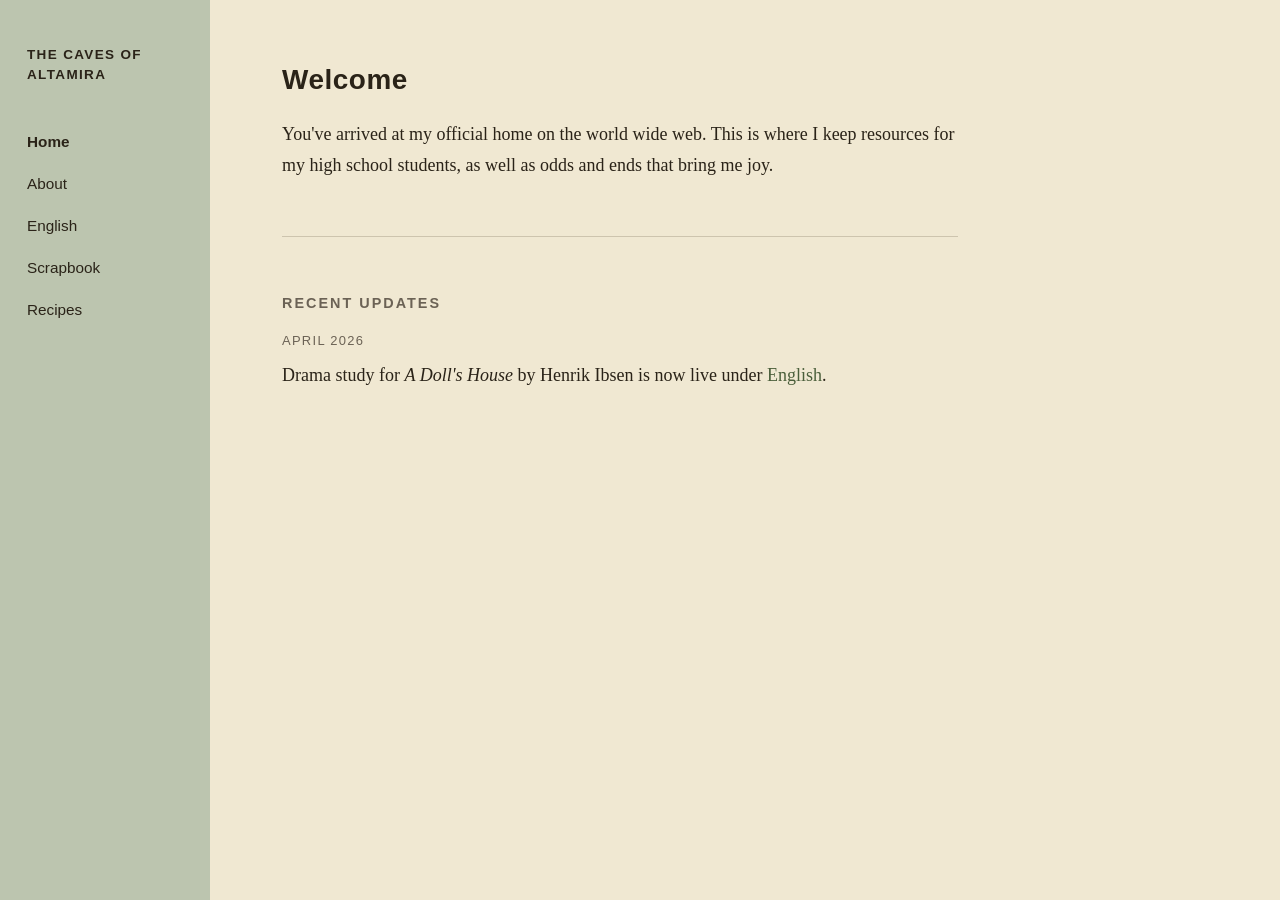
<file: index.html>
<!DOCTYPE html>
<html lang="en">
<head>
  <meta charset="UTF-8">
  <meta name="viewport" content="width=device-width, initial-scale=1.0">
  <title>[Your Name]</title>
  <link rel="stylesheet" href="css/style.css">
</head>
<body>

  <aside class="sidebar">
    <span class="sidebar-title">The Caves of Altamira</span>
    <nav>
      <a href="index.html" class="active">Home</a>
      <a href="about.html">About</a>
      <a href="english/english-index.html">English</a>
      <a href="scrapbook.html">Scrapbook</a>
      <a href="recipes.html">Recipes</a>
    </nav>
  </aside>

  <main class="main">
    <h1>Welcome</h1>
    <p>
      You've arrived at my official home on the world wide web. This is where I keep resources for 
      my high school students, as well as odds and ends that bring me joy. 
    </p>
  

    <hr class="section-rule">

    <h2>Recent Updates</h2>
    <p class="prl-meta">April 2026</p>
    <p>
      Drama study for <em>A Doll's House</em> by Henrik Ibsen is now live
      under <a href="english/index.html">English</a>.
    </p>
  </main>

</body>
</html>
</file>
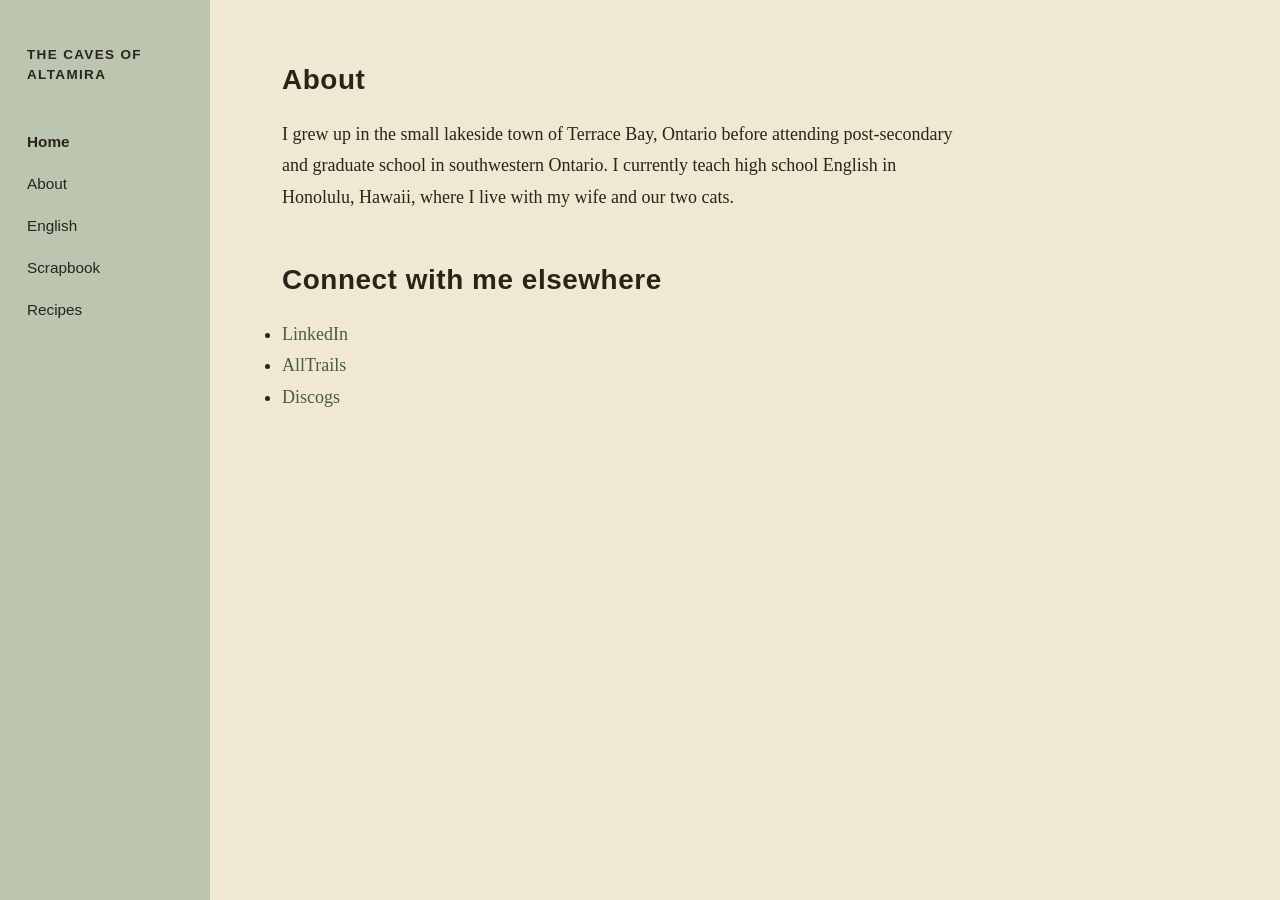
<file: about.html>
<!DOCTYPE html>
<html lang="en">
<head>
  <meta charset="UTF-8">
  <meta name="viewport" content="width=device-width, initial-scale=1.0">
  <title>About Kyle Malashewski</title>
  <link rel="stylesheet" href="css/style.css">
</head>
<body>

   <aside class="sidebar">
    <span class="sidebar-title">The Caves of Altamira</span>
    <nav>
      <a href="index.html" class="active">Home</a>
      <a href="about.html">About</a>
      <a href="english/english-index.html">English</a>
      <a href="scrapbook.html">Scrapbook</a>
      <a href="recipes.html">Recipes</a>
    </nav>
  </aside>

  <main class="main">
    <h1>About</h1>
    <p>
      I grew up in the small lakeside town of Terrace Bay, Ontario before attending post-secondary and graduate 
      school in southwestern Ontario. I currently teach high school English in Honolulu, Hawaii, where I live with 
      my wife and our two cats. 
    </p>
<br>
  <h1>Connect with me elsewhere</h1>
    <p>
<ul>
  <li><a href="https://www.linkedin.com/in/kyle-malashewski-phd-96bb2613/">LinkedIn</a></li>
  <li><a href="https://www.alltrails.com/members/kyle-malashewski">AllTrails</a>
    <li><a href="https://www.discogs.com/user/mk.garrett">Discogs</a>
</ul>
    </p>

  </main>

</body>
</html>
</file>
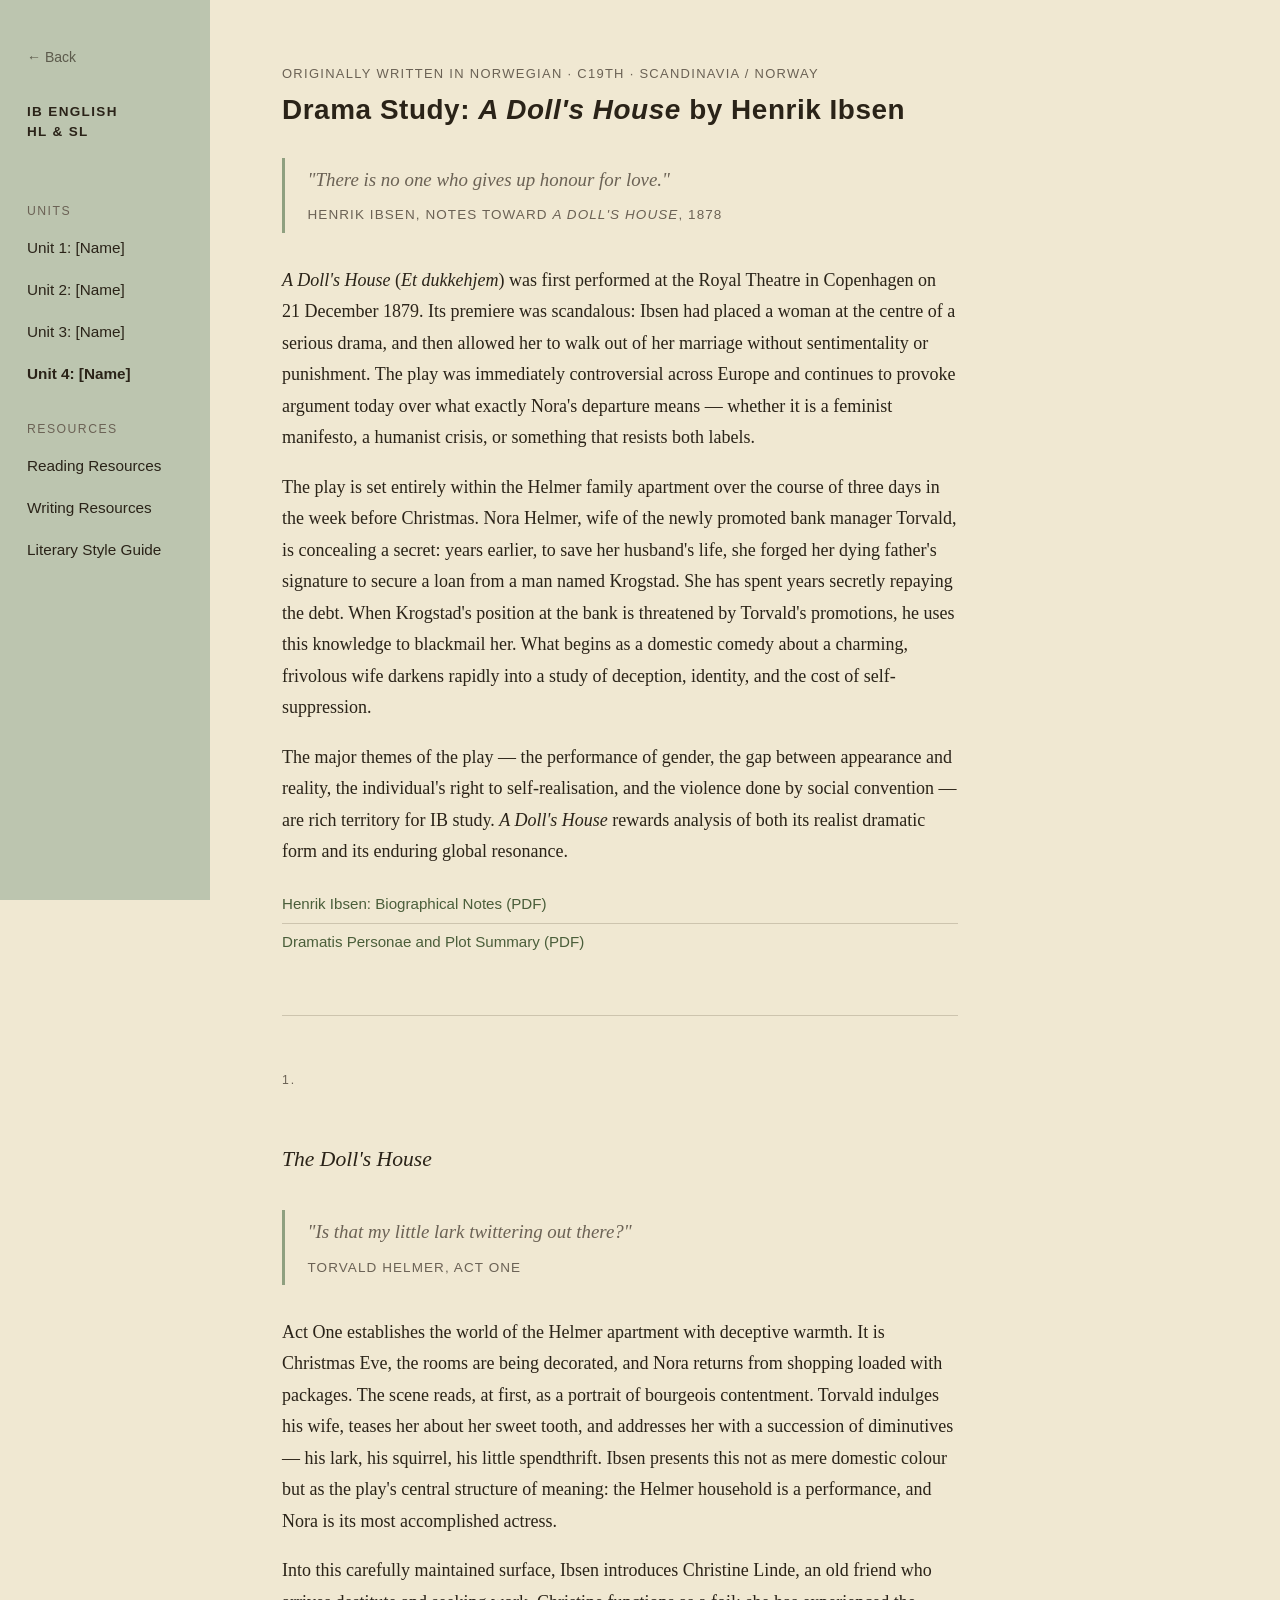
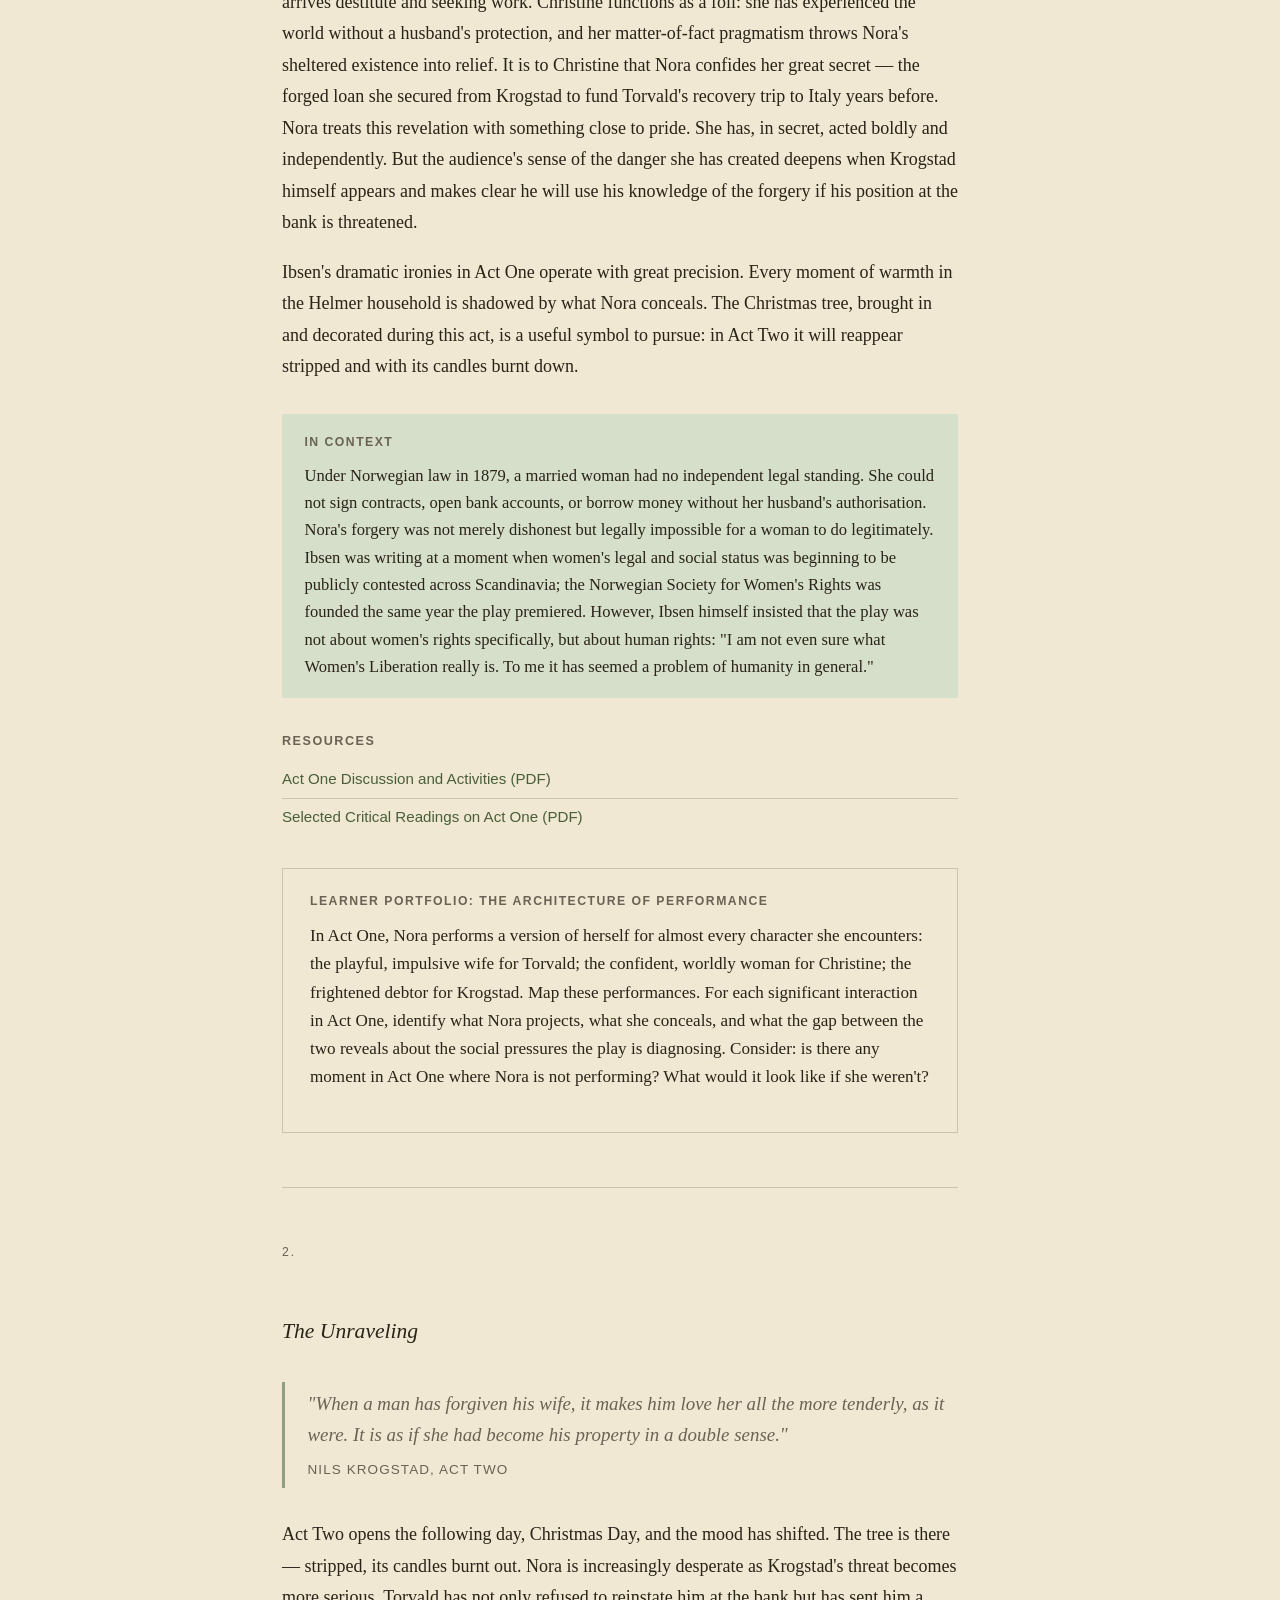
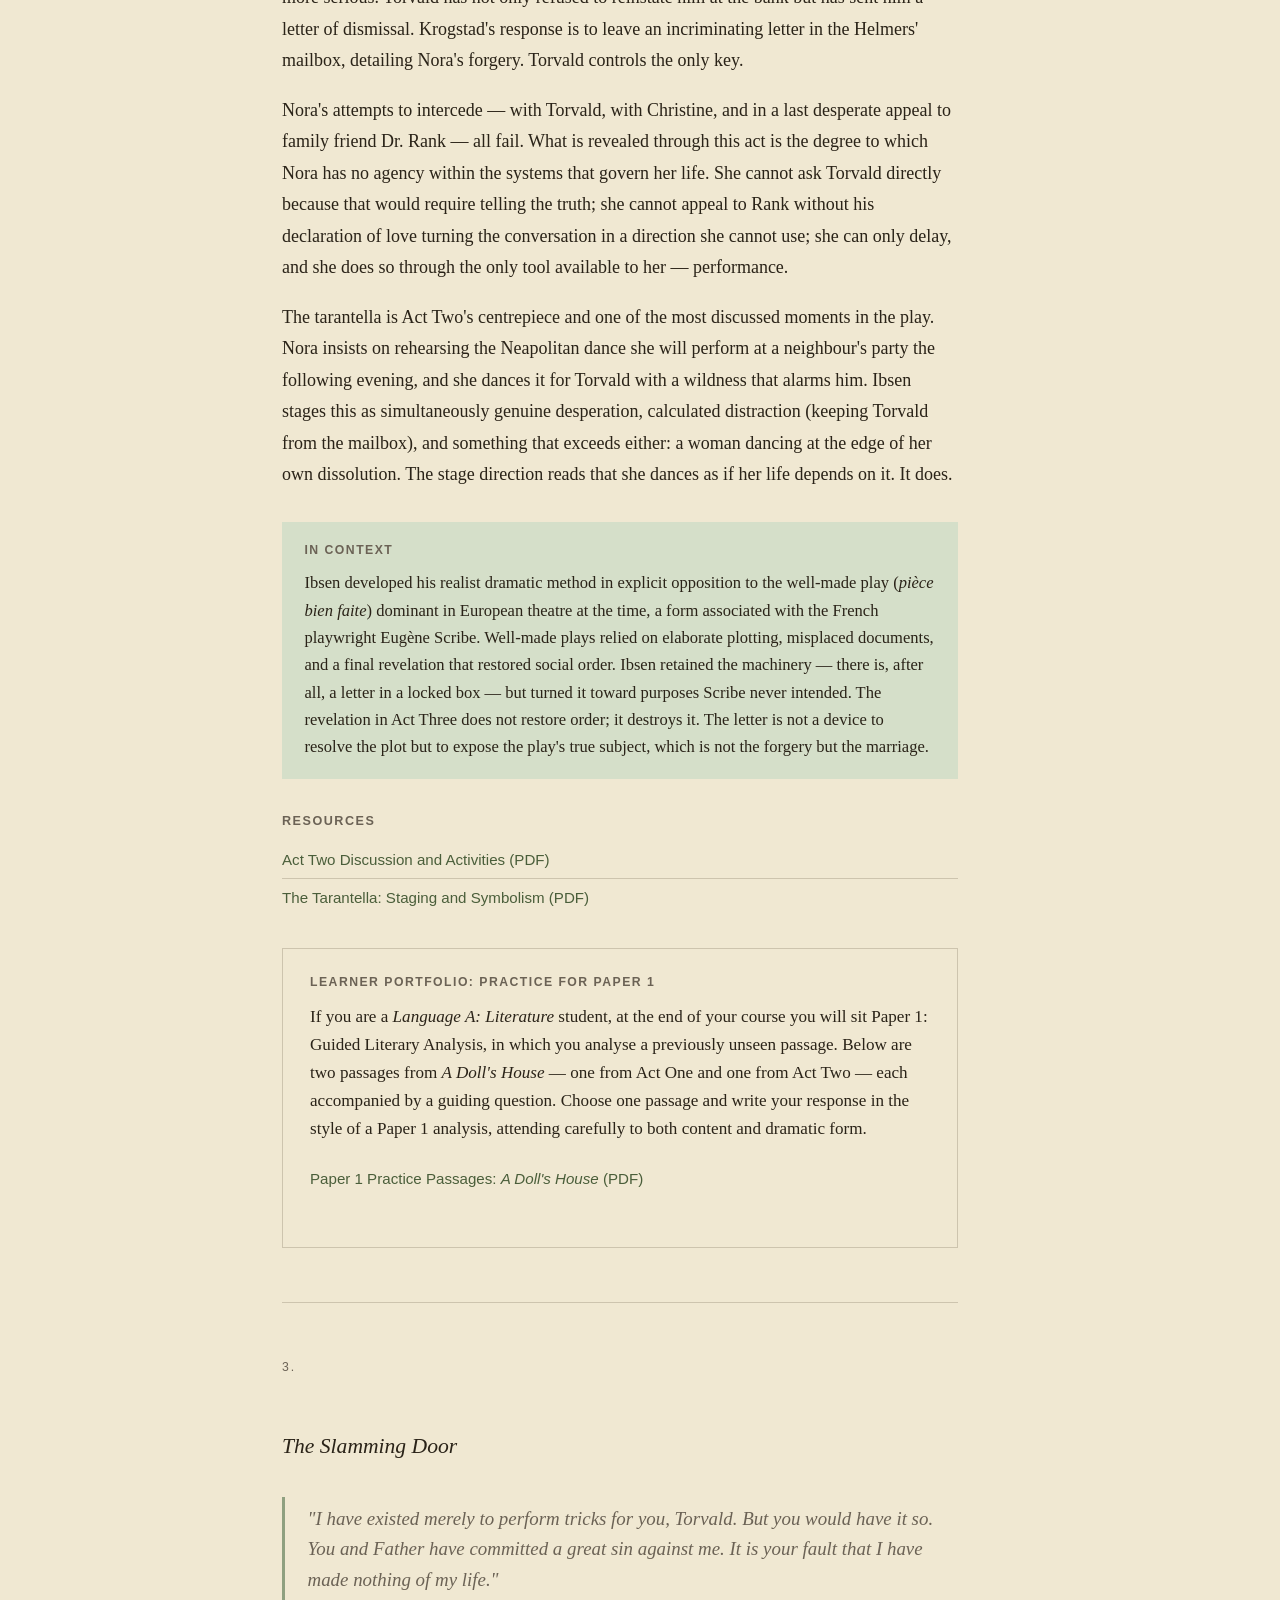
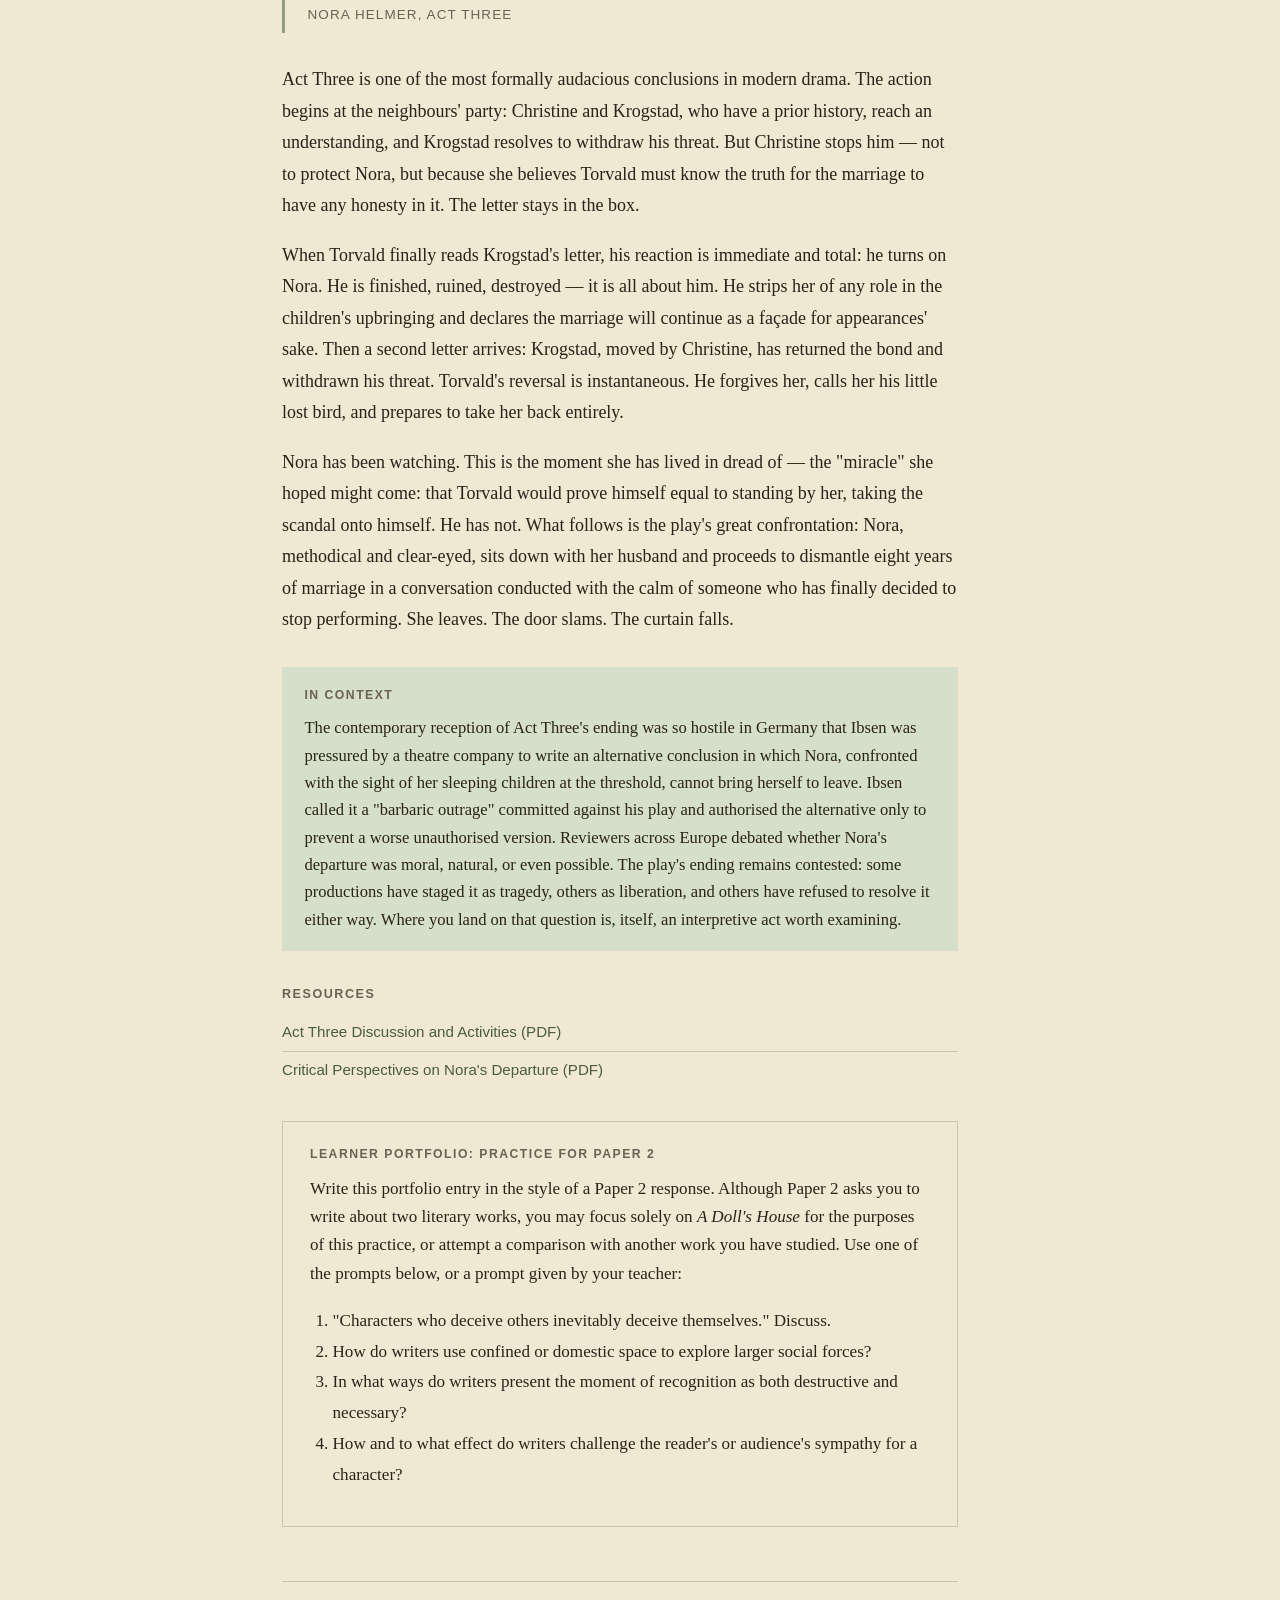
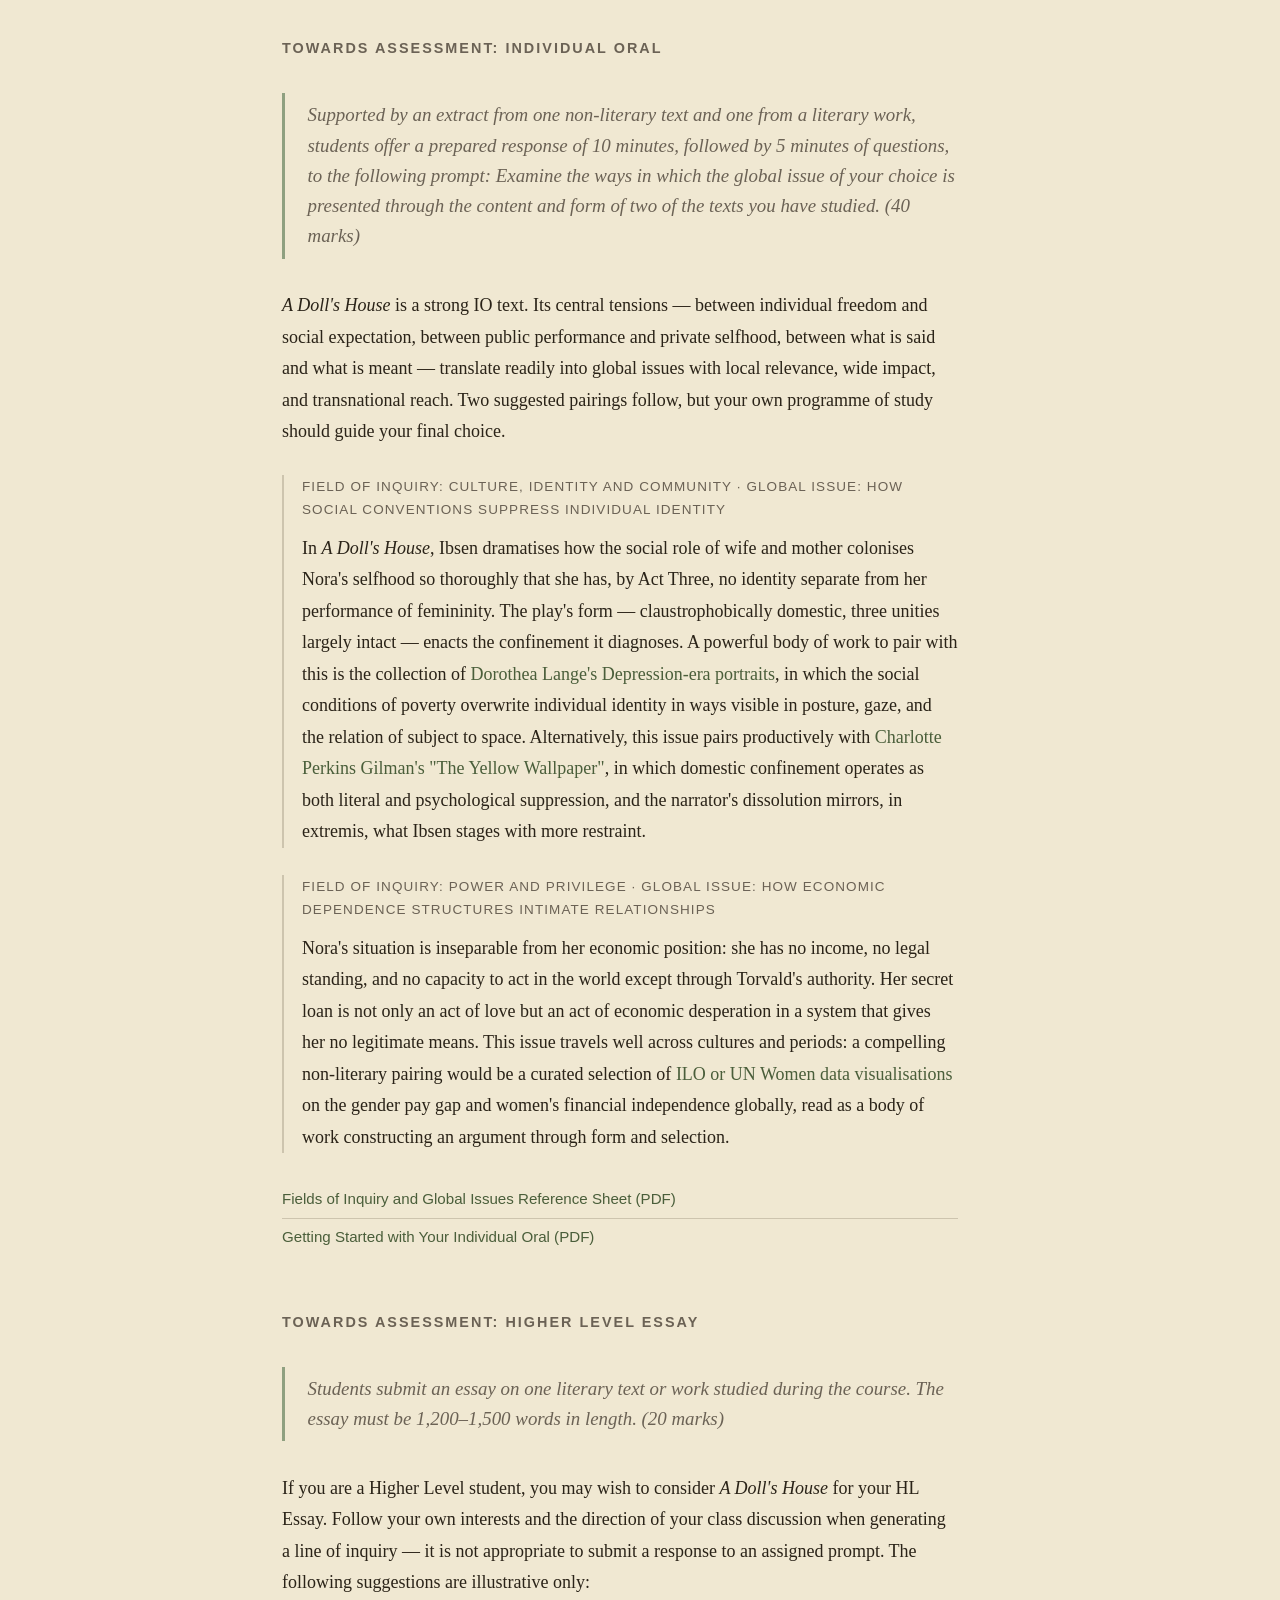
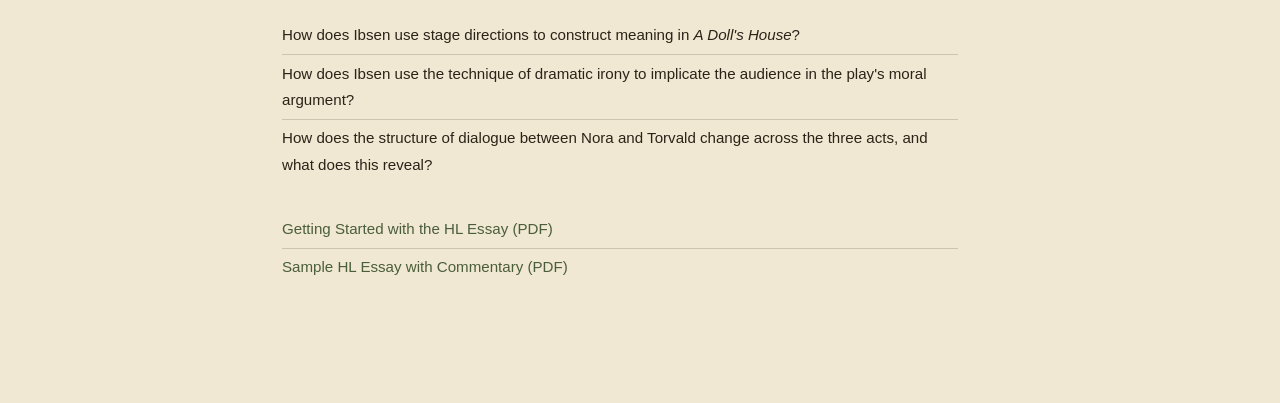
<file: drama-study-dolls-house.html>
<!DOCTYPE html>
<html lang="en">
<head>
  <meta charset="UTF-8">
  <meta name="viewport" content="width=device-width, initial-scale=1.0">
  <title>Drama Study: A Doll's House — [Your Name]</title>
  <link rel="stylesheet" href="../css/style.css">
</head>
<body>

  <aside class="sidebar">
    <a href="../index.html" class="back-link">← Back</a>
    <span class="sidebar-title">IB English<br>HL &amp; SL</span>
    <nav>
      <span class="nav-section-label">Units</span>
      <a href="unit1.html">Unit 1: [Name]</a>
      <a href="unit2.html">Unit 2: [Name]</a>
      <a href="unit3.html">Unit 3: [Name]</a>
      <a href="unit4.html" class="active">Unit 4: [Name]</a>
      <span class="nav-section-label">Resources</span>
      <a href="reading-resources.html">Reading Resources</a>
      <a href="writing-resources.html">Writing Resources</a>
      <a href="style-guide.html">Literary Style Guide</a>
    </nav>
  </aside>

  <main class="main">

    <p class="prl-meta">Originally written in Norwegian &middot; C19th &middot; Scandinavia / Norway</p>
    <h1>Drama Study: <em>A Doll's House</em> by Henrik Ibsen</h1>

    <blockquote>
      "There is no one who gives up honour for love."
      <cite>Henrik Ibsen, notes toward <em>A Doll's House</em>, 1878</cite>
    </blockquote>

    <p>
      <em>A Doll's House</em> (<em>Et dukkehjem</em>) was first performed at the Royal Theatre
      in Copenhagen on 21 December 1879. Its premiere was scandalous: Ibsen had placed
      a woman at the centre of a serious drama, and then allowed her to walk out of her
      marriage without sentimentality or punishment. The play was immediately controversial
      across Europe and continues to provoke argument today over what exactly Nora's
      departure means — whether it is a feminist manifesto, a humanist crisis, or something
      that resists both labels.
    </p>
    <p>
      The play is set entirely within the Helmer family apartment over the course of three
      days in the week before Christmas. Nora Helmer, wife of the newly promoted bank
      manager Torvald, is concealing a secret: years earlier, to save her husband's life,
      she forged her dying father's signature to secure a loan from a man named Krogstad.
      She has spent years secretly repaying the debt. When Krogstad's position at the bank
      is threatened by Torvald's promotions, he uses this knowledge to blackmail her.
      What begins as a domestic comedy about a charming, frivolous wife darkens rapidly
      into a study of deception, identity, and the cost of self-suppression.
    </p>
    <p>
      The major themes of the play — the performance of gender, the gap between appearance
      and reality, the individual's right to self-realisation, and the violence done by
      social convention — are rich territory for IB study. <em>A Doll's House</em> rewards
      analysis of both its realist dramatic form and its enduring global resonance.
    </p>

    <ul class="resource-list">
      <li><a href="#">Henrik Ibsen: Biographical Notes (PDF)</a></li>
      <li><a href="#">Dramatis Personae and Plot Summary (PDF)</a></li>
    </ul>

    <hr class="section-rule">


    <!-- ============================================================
         SECTION 1
         ============================================================ -->
    <span class="section-label">1.</span>
    <h3>The Doll's House</h3>

    <blockquote>
      "Is that my little lark twittering out there?"
      <cite>Torvald Helmer, Act One</cite>
    </blockquote>

    <p>
      Act One establishes the world of the Helmer apartment with deceptive warmth.
      It is Christmas Eve, the rooms are being decorated, and Nora returns from shopping
      loaded with packages. The scene reads, at first, as a portrait of bourgeois
      contentment. Torvald indulges his wife, teases her about her sweet tooth, and
      addresses her with a succession of diminutives — his lark, his squirrel,
      his little spendthrift. Ibsen presents this not as mere domestic colour but as
      the play's central structure of meaning: the Helmer household is a performance,
      and Nora is its most accomplished actress.
    </p>
    <p>
      Into this carefully maintained surface, Ibsen introduces Christine Linde, an old
      friend who arrives destitute and seeking work. Christine functions as a foil:
      she has experienced the world without a husband's protection, and her matter-of-fact
      pragmatism throws Nora's sheltered existence into relief. It is to Christine that
      Nora confides her great secret — the forged loan she secured from Krogstad to
      fund Torvald's recovery trip to Italy years before. Nora treats this revelation
      with something close to pride. She has, in secret, acted boldly and independently.
      But the audience's sense of the danger she has created deepens when Krogstad himself
      appears and makes clear he will use his knowledge of the forgery if his position at
      the bank is threatened.
    </p>
    <p>
      Ibsen's dramatic ironies in Act One operate with great precision. Every moment
      of warmth in the Helmer household is shadowed by what Nora conceals.
      The Christmas tree, brought in and decorated during this act, is a useful symbol
      to pursue: in Act Two it will reappear stripped and with its candles burnt down.
    </p>

    <div class="in-context">
      <span class="label">In Context</span>
      Under Norwegian law in 1879, a married woman had no independent legal standing.
      She could not sign contracts, open bank accounts, or borrow money without her
      husband's authorisation. Nora's forgery was not merely dishonest but legally
      impossible for a woman to do legitimately. Ibsen was writing at a moment when
      women's legal and social status was beginning to be publicly contested across
      Scandinavia; the Norwegian Society for Women's Rights was founded the same year
      the play premiered. However, Ibsen himself insisted that the play was not about
      women's rights specifically, but about human rights: "I am not even sure what
      Women's Liberation really is. To me it has seemed a problem of humanity in general."
    </div>

    <h4>Resources</h4>
    <ul class="resource-list">
      <li><a href="#">Act One Discussion and Activities (PDF)</a></li>
      <li><a href="#">Selected Critical Readings on Act One (PDF)</a></li>
    </ul>

    <div class="portfolio-task">
      <span class="label">Learner Portfolio: The Architecture of Performance</span>
      <p>
        In Act One, Nora performs a version of herself for almost every character she
        encounters: the playful, impulsive wife for Torvald; the confident, worldly
        woman for Christine; the frightened debtor for Krogstad. Map these performances.
        For each significant interaction in Act One, identify what Nora projects,
        what she conceals, and what the gap between the two reveals about the social
        pressures the play is diagnosing. Consider: is there any moment in Act One where
        Nora is not performing? What would it look like if she weren't?
      </p>
    </div>

    <hr class="section-rule">


    <!-- ============================================================
         SECTION 2
         ============================================================ -->
    <span class="section-label">2.</span>
    <h3>The Unraveling</h3>

    <blockquote>
      "When a man has forgiven his wife, it makes him love her all the more
      tenderly, as it were. It is as if she had become his property in a double sense."
      <cite>Nils Krogstad, Act Two</cite>
    </blockquote>

    <p>
      Act Two opens the following day, Christmas Day, and the mood has shifted.
      The tree is there — stripped, its candles burnt out. Nora is increasingly
      desperate as Krogstad's threat becomes more serious. Torvald has not only
      refused to reinstate him at the bank but has sent him a letter of dismissal.
      Krogstad's response is to leave an incriminating letter in the Helmers' mailbox,
      detailing Nora's forgery. Torvald controls the only key.
    </p>
    <p>
      Nora's attempts to intercede — with Torvald, with Christine, and in a last
      desperate appeal to family friend Dr. Rank — all fail. What is revealed through
      this act is the degree to which Nora has no agency within the systems that govern
      her life. She cannot ask Torvald directly because that would require telling the
      truth; she cannot appeal to Rank without his declaration of love turning the
      conversation in a direction she cannot use; she can only delay, and she does so
      through the only tool available to her — performance.
    </p>
    <p>
      The tarantella is Act Two's centrepiece and one of the most discussed moments
      in the play. Nora insists on rehearsing the Neapolitan dance she will perform at
      a neighbour's party the following evening, and she dances it for Torvald with a
      wildness that alarms him. Ibsen stages this as simultaneously genuine
      desperation, calculated distraction (keeping Torvald from the mailbox), and
      something that exceeds either: a woman dancing at the edge of her own dissolution.
      The stage direction reads that she dances as if her life depends on it. It does.
    </p>

    <div class="in-context">
      <span class="label">In Context</span>
      Ibsen developed his realist dramatic method in explicit opposition to the
      well-made play (<em>pièce bien faite</em>) dominant in European theatre at the time,
      a form associated with the French playwright Eugène Scribe. Well-made plays
      relied on elaborate plotting, misplaced documents, and a final revelation that
      restored social order. Ibsen retained the machinery — there is, after all,
      a letter in a locked box — but turned it toward purposes Scribe never intended.
      The revelation in Act Three does not restore order; it destroys it. The letter
      is not a device to resolve the plot but to expose the play's true subject,
      which is not the forgery but the marriage.
    </div>

    <h4>Resources</h4>
    <ul class="resource-list">
      <li><a href="#">Act Two Discussion and Activities (PDF)</a></li>
      <li><a href="#">The Tarantella: Staging and Symbolism (PDF)</a></li>
    </ul>

    <div class="portfolio-task">
      <span class="label">Learner Portfolio: Practice for Paper 1</span>
      <p>
        If you are a <em>Language A: Literature</em> student, at the end of your course
        you will sit Paper 1: Guided Literary Analysis, in which you analyse a previously
        unseen passage. Below are two passages from <em>A Doll's House</em> — one from
        Act One and one from Act Two — each accompanied by a guiding question.
        Choose one passage and write your response in the style of a Paper 1 analysis,
        attending carefully to both content and dramatic form.
      </p>
      <ul class="resource-list" style="margin-top: 0.75rem;">
        <li><a href="#">Paper 1 Practice Passages: <em>A Doll's House</em> (PDF)</a></li>
      </ul>
    </div>

    <hr class="section-rule">


    <!-- ============================================================
         SECTION 3
         ============================================================ -->
    <span class="section-label">3.</span>
    <h3>The Slamming Door</h3>

    <blockquote>
      "I have existed merely to perform tricks for you, Torvald. But you would
      have it so. You and Father have committed a great sin against me. It is
      your fault that I have made nothing of my life."
      <cite>Nora Helmer, Act Three</cite>
    </blockquote>

    <p>
      Act Three is one of the most formally audacious conclusions in modern drama.
      The action begins at the neighbours' party: Christine and Krogstad, who have
      a prior history, reach an understanding, and Krogstad resolves to withdraw
      his threat. But Christine stops him — not to protect Nora, but because she
      believes Torvald must know the truth for the marriage to have any honesty
      in it. The letter stays in the box.
    </p>
    <p>
      When Torvald finally reads Krogstad's letter, his reaction is immediate and
      total: he turns on Nora. He is finished, ruined, destroyed — it is all about
      him. He strips her of any role in the children's upbringing and declares the
      marriage will continue as a façade for appearances' sake. Then a second letter
      arrives: Krogstad, moved by Christine, has returned the bond and withdrawn his
      threat. Torvald's reversal is instantaneous. He forgives her, calls her his
      little lost bird, and prepares to take her back entirely.
    </p>
    <p>
      Nora has been watching. This is the moment she has lived in dread of —
      the "miracle" she hoped might come: that Torvald would prove himself equal to
      standing by her, taking the scandal onto himself. He has not. What follows is
      the play's great confrontation: Nora, methodical and clear-eyed, sits down
      with her husband and proceeds to dismantle eight years of marriage in
      a conversation conducted with the calm of someone who has finally decided
      to stop performing. She leaves. The door slams. The curtain falls.
    </p>

    <div class="in-context">
      <span class="label">In Context</span>
      The contemporary reception of Act Three's ending was so hostile in Germany that
      Ibsen was pressured by a theatre company to write an alternative conclusion in
      which Nora, confronted with the sight of her sleeping children at the threshold,
      cannot bring herself to leave. Ibsen called it a "barbaric outrage" committed
      against his play and authorised the alternative only to prevent a worse
      unauthorised version. Reviewers across Europe debated whether Nora's departure
      was moral, natural, or even possible. The play's ending remains contested:
      some productions have staged it as tragedy, others as liberation, and others
      have refused to resolve it either way. Where you land on that question is,
      itself, an interpretive act worth examining.
    </div>

    <h4>Resources</h4>
    <ul class="resource-list">
      <li><a href="#">Act Three Discussion and Activities (PDF)</a></li>
      <li><a href="#">Critical Perspectives on Nora's Departure (PDF)</a></li>
    </ul>

    <div class="portfolio-task">
      <span class="label">Learner Portfolio: Practice for Paper 2</span>
      <p>
        Write this portfolio entry in the style of a Paper 2 response.
        Although Paper 2 asks you to write about two literary works, you may focus
        solely on <em>A Doll's House</em> for the purposes of this practice, or attempt
        a comparison with another work you have studied. Use one of the prompts below,
        or a prompt given by your teacher:
      </p>
      <ol style="padding-left: 1.25rem; margin: 0.75rem 0; font-size: 0.95rem; line-height: 1.8;">
        <li>"Characters who deceive others inevitably deceive themselves." Discuss.</li>
        <li>How do writers use confined or domestic space to explore larger social forces?</li>
        <li>In what ways do writers present the moment of recognition as both destructive and necessary?</li>
        <li>How and to what effect do writers challenge the reader's or audience's sympathy for a character?</li>
      </ol>
    </div>

    <hr class="section-rule">


    <!-- ============================================================
         TOWARDS ASSESSMENT: IO
         ============================================================ -->
    <h2>Towards Assessment: Individual Oral</h2>

    <blockquote>
      Supported by an extract from one non-literary text and one from a literary work,
      students offer a prepared response of 10 minutes, followed by 5 minutes of
      questions, to the following prompt: <em>Examine the ways in which the global issue
      of your choice is presented through the content and form of two of the texts
      you have studied.</em> (40 marks)
    </blockquote>

    <p>
      <em>A Doll's House</em> is a strong IO text. Its central tensions — between
      individual freedom and social expectation, between public performance and private
      selfhood, between what is said and what is meant — translate readily into
      global issues with local relevance, wide impact, and transnational reach.
      Two suggested pairings follow, but your own programme of study should guide
      your final choice.
    </p>

    <div class="assessment-block">
      <p class="global-issue">Field of Inquiry: Culture, Identity and Community &middot; Global Issue: How social conventions suppress individual identity</p>
      <p>
        In <em>A Doll's House</em>, Ibsen dramatises how the social role of wife and mother
        colonises Nora's selfhood so thoroughly that she has, by Act Three, no identity
        separate from her performance of femininity. The play's form — claustrophobically
        domestic, three unities largely intact — enacts the confinement it diagnoses.
        A powerful body of work to pair with this is the collection of
        <a href="#">Dorothea Lange's Depression-era portraits</a>, in which the
        social conditions of poverty overwrite individual identity in ways visible in
        posture, gaze, and the relation of subject to space. Alternatively, this issue
        pairs productively with
        <a href="#">Charlotte Perkins Gilman's "The Yellow Wallpaper"</a>,
        in which domestic confinement operates as both literal and psychological
        suppression, and the narrator's dissolution mirrors, in extremis, what Ibsen
        stages with more restraint.
      </p>
    </div>

    <div class="assessment-block">
      <p class="global-issue">Field of Inquiry: Power and Privilege &middot; Global Issue: How economic dependence structures intimate relationships</p>
      <p>
        Nora's situation is inseparable from her economic position: she has no income,
        no legal standing, and no capacity to act in the world except through Torvald's
        authority. Her secret loan is not only an act of love but an act of economic
        desperation in a system that gives her no legitimate means. This issue travels
        well across cultures and periods: a compelling non-literary pairing would be
        a curated selection of <a href="#">ILO or UN Women data visualisations</a>
        on the gender pay gap and women's financial independence globally,
        read as a body of work constructing an argument through form and selection.
      </p>
    </div>

    <ul class="resource-list">
      <li><a href="#">Fields of Inquiry and Global Issues Reference Sheet (PDF)</a></li>
      <li><a href="#">Getting Started with Your Individual Oral (PDF)</a></li>
    </ul>


    <!-- ============================================================
         TOWARDS ASSESSMENT: HL ESSAY
         ============================================================ -->
    <h2>Towards Assessment: Higher Level Essay</h2>

    <blockquote>
      Students submit an essay on one literary text or work studied during the course.
      The essay must be 1,200–1,500 words in length. (20 marks)
    </blockquote>

    <p>
      If you are a Higher Level student, you may wish to consider <em>A Doll's House</em>
      for your HL Essay. Follow your own interests and the direction of your class
      discussion when generating a line of inquiry — it is not appropriate to submit
      a response to an assigned prompt. The following suggestions are illustrative only:
    </p>

    <ul class="resource-list">
      <li>How does Ibsen use stage directions to construct meaning in <em>A Doll's House</em>?</li>
      <li>How does Ibsen use the technique of dramatic irony to implicate the audience in the play's moral argument?</li>
      <li>How does the structure of dialogue between Nora and Torvald change across the three acts, and what does this reveal?</li>
    </ul>

    <ul class="resource-list" style="margin-top: 1rem;">
      <li><a href="#">Getting Started with the HL Essay (PDF)</a></li>
      <li><a href="#">Sample HL Essay with Commentary (PDF)</a></li>
    </ul>

  </main>

</body>
</html>
</file>
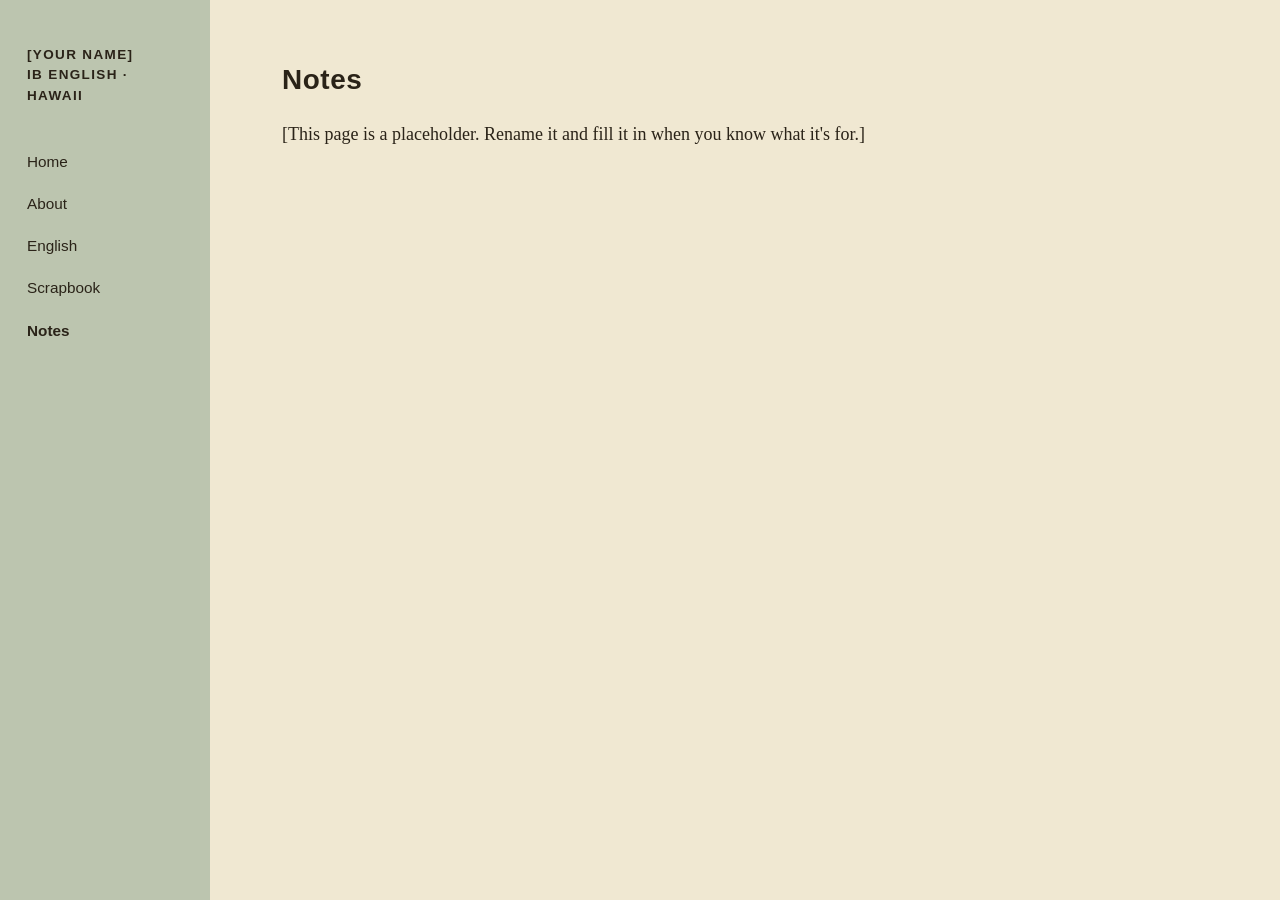
<file: placeholder.html>
<!DOCTYPE html>
<html lang="en">
<head>
  <meta charset="UTF-8">
  <meta name="viewport" content="width=device-width, initial-scale=1.0">
  <title>Notes — [Your Name]</title>
  <link rel="stylesheet" href="css/style.css">
</head>
<body>

  <aside class="sidebar">
    <span class="sidebar-title">[Your Name]<br>IB English · Hawaii</span>
    <nav>
      <a href="index.html">Home</a>
      <a href="about.html">About</a>
      <a href="english/index.html">English</a>
      <a href="scrapbook.html">Scrapbook</a>
      <a href="placeholder.html" class="active">Notes</a>
    </nav>
  </aside>

  <main class="main">
    <h1>Notes</h1>
    <p>[This page is a placeholder. Rename it and fill it in when you know what it's for.]</p>
  </main>

</body>
</html>
</file>
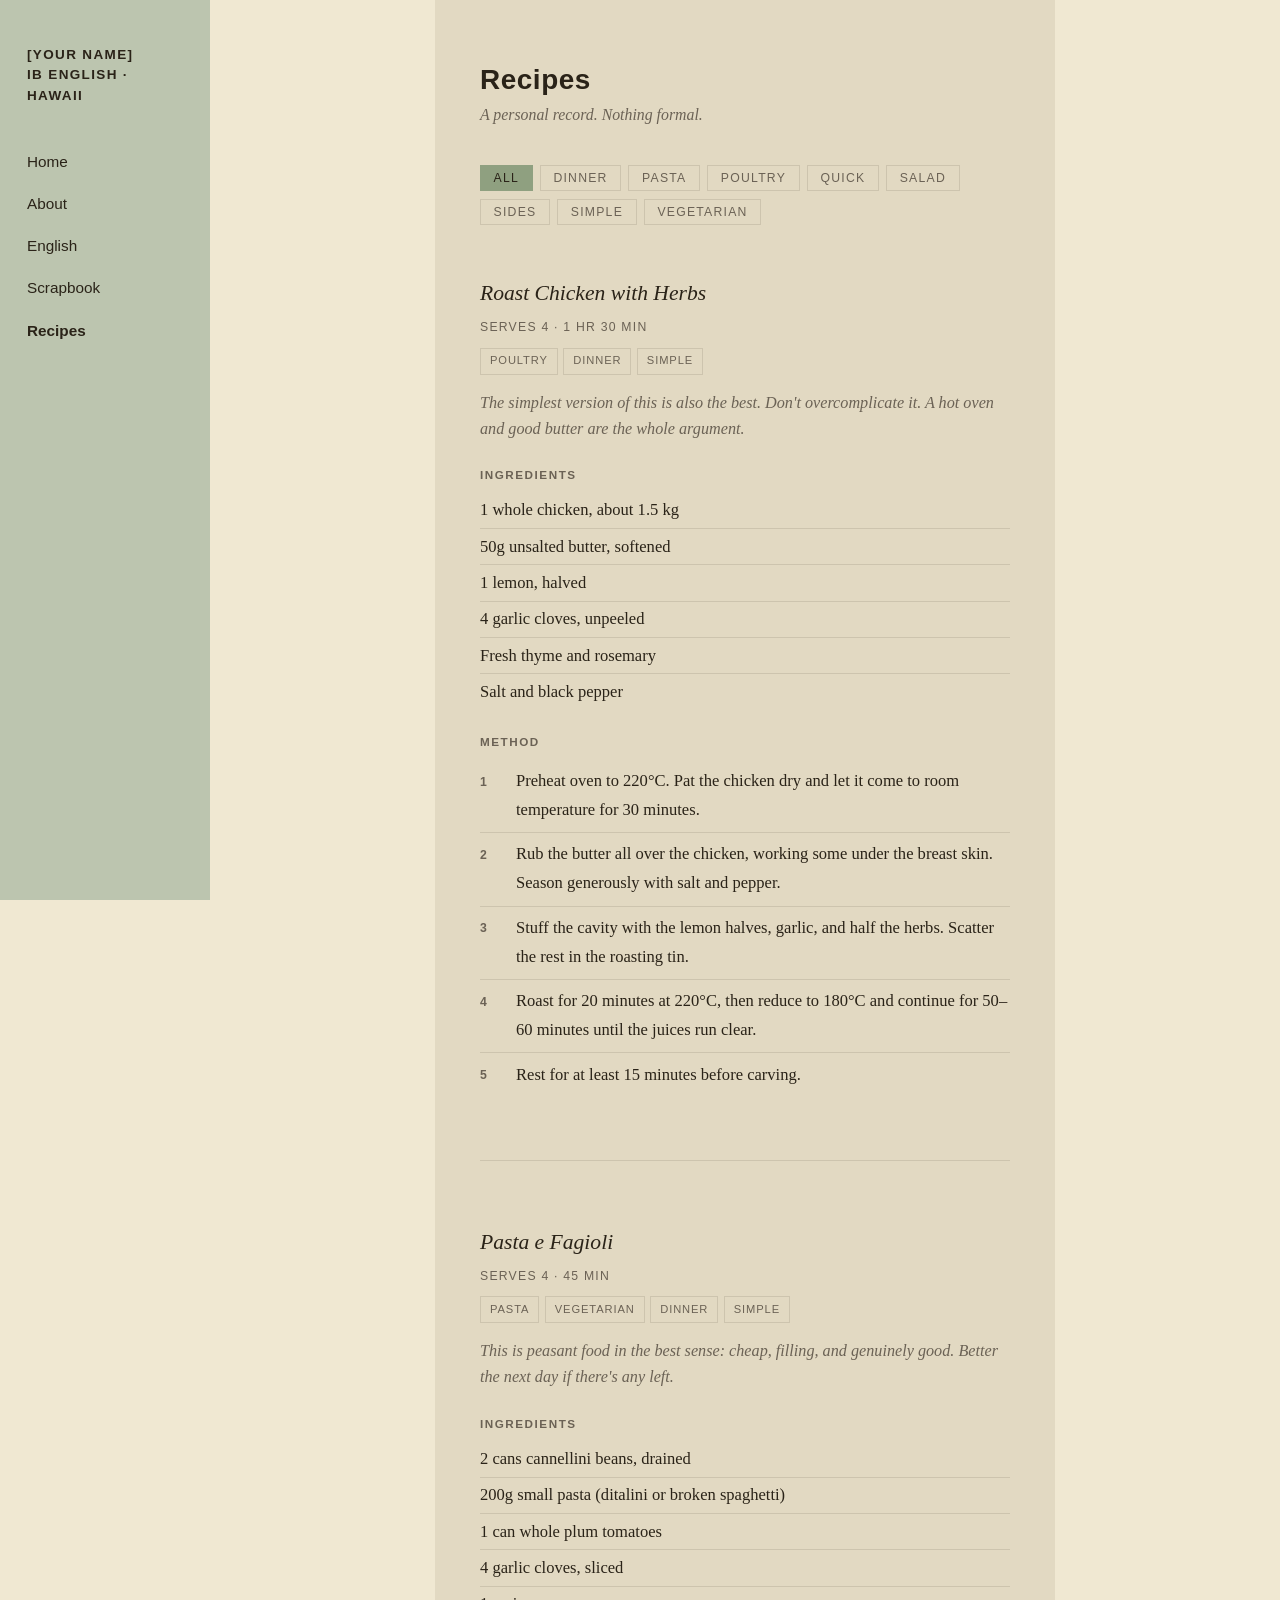
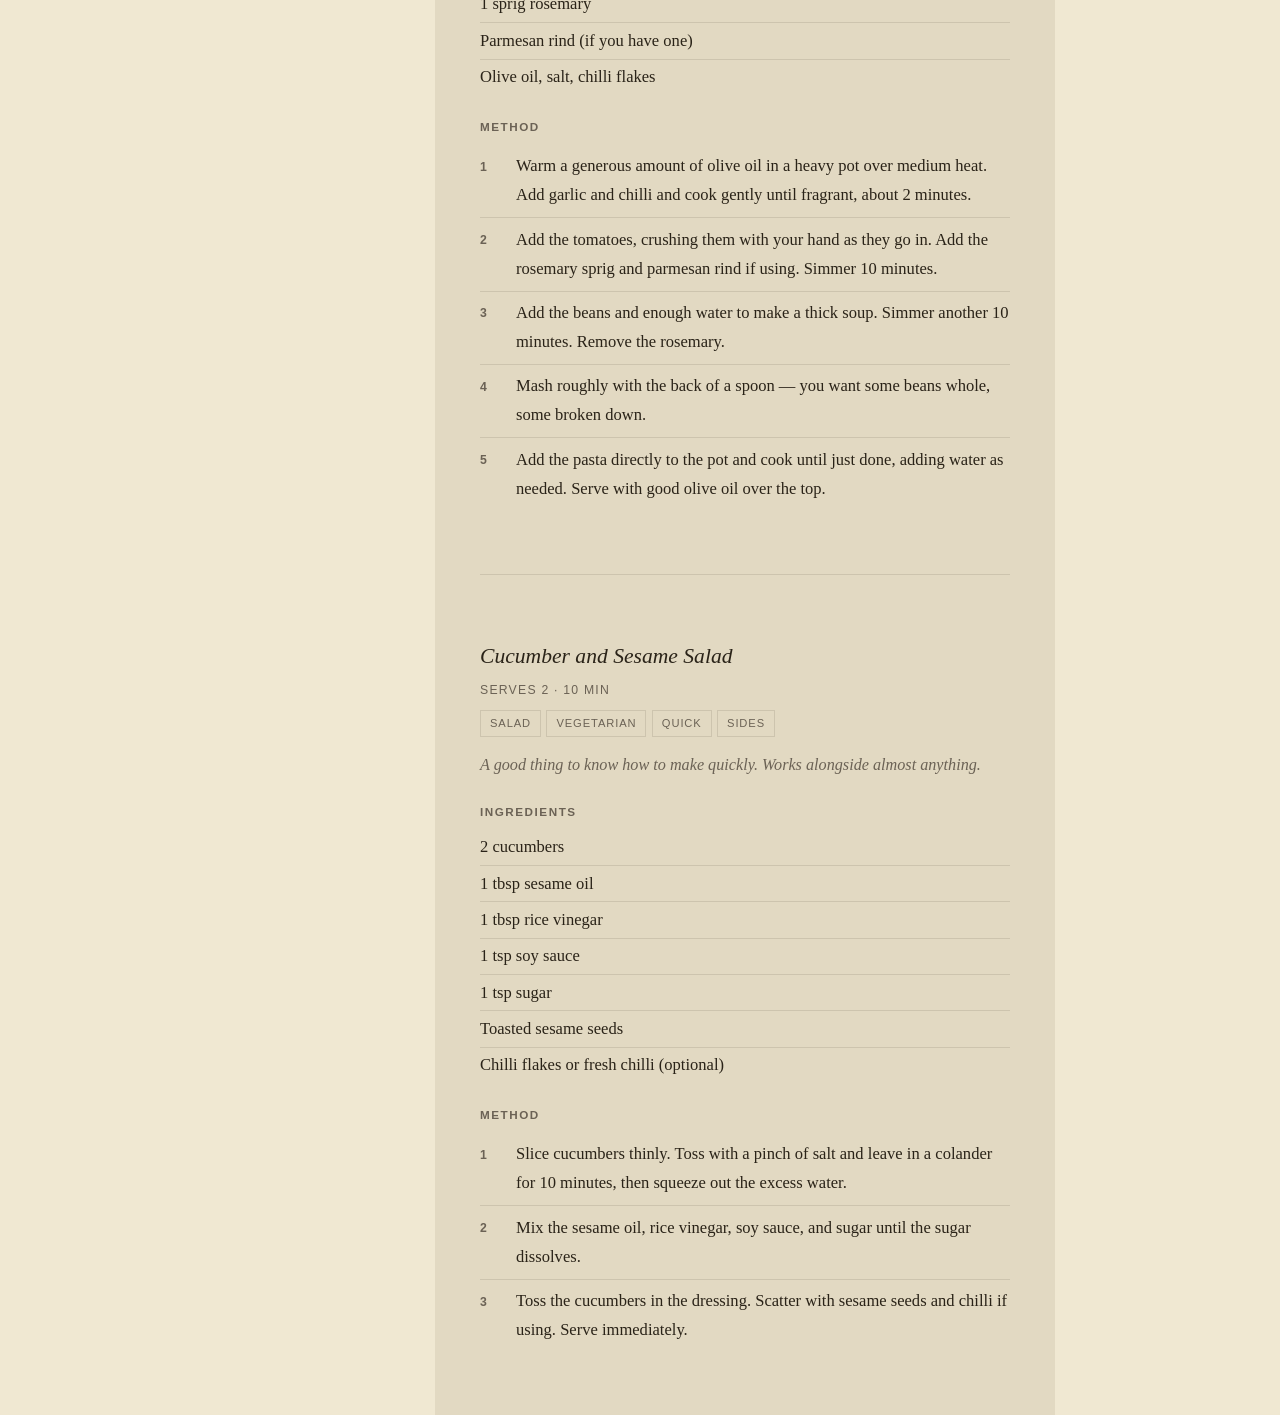
<file: recipes.html>
<!DOCTYPE html>
<html lang="en">
<head>
  <meta charset="UTF-8">
  <meta name="viewport" content="width=device-width, initial-scale=1.0">
  <title>Recipes — [Your Name]</title>
  <link rel="stylesheet" href="css/style.css">
  <style>
    .main.recipe-main {
      padding: 0;
      max-width: none;
      display: flex;
      justify-content: center;
      align-items: flex-start;
    }

    .recipe-col {
      width: 100%;
      max-width: 620px;
      background-color: var(--scrap-col);
      padding: 3.5rem 2.5rem;
      min-height: 100vh;
    }

    .recipe-col > h1 {
      margin-bottom: 0.25rem;
    }

    .col-intro {
      font-size: 0.88rem;
      color: var(--muted);
      font-style: italic;
      margin-bottom: 2rem;
    }

    /* tag filter bar */
    .tag-bar {
      display: flex;
      flex-wrap: wrap;
      gap: 0.4rem;
      margin-bottom: 2.75rem;
    }

    .tag-btn {
      font-family: "Gill Sans", "Gill Sans MT", Calibri, "Trebuchet MS", sans-serif;
      font-size: 0.68rem;
      letter-spacing: 0.1em;
      text-transform: uppercase;
      color: var(--muted);
      background: none;
      border: 1px solid var(--border);
      padding: 0.3rem 0.7rem;
      cursor: pointer;
      transition: background 0.15s, color 0.15s;
    }

    .tag-btn:hover {
      background-color: var(--border);
      color: var(--text);
    }

    .tag-btn.active {
      background-color: var(--accent);
      border-color: var(--accent);
      color: var(--text);
    }

    /* recipe entries */
    .recipe-entry {
      margin-bottom: 3.5rem;
      padding-bottom: 3.5rem;
      border-bottom: 1px solid var(--border);
    }

    .recipe-entry:last-child {
      border-bottom: none;
      margin-bottom: 0;
      padding-bottom: 0;
    }

    .recipe-entry.hidden {
      display: none;
    }

    .recipe-entry h2 {
      font-family: Baskerville, "Baskerville Old Face", Garamond, serif;
      font-size: 1.2rem;
      font-weight: normal;
      font-style: italic;
      letter-spacing: 0;
      text-transform: none;
      color: var(--text);
      margin: 0 0 0.25rem;
    }

    .recipe-meta {
      font-family: "Gill Sans", "Gill Sans MT", Calibri, "Trebuchet MS", sans-serif;
      font-size: 0.68rem;
      letter-spacing: 0.1em;
      text-transform: uppercase;
      color: var(--muted);
      display: block;
      margin-bottom: 0.5rem;
    }

    .recipe-tags {
      display: flex;
      flex-wrap: wrap;
      gap: 0.3rem;
      margin-bottom: 0.9rem;
    }

    .recipe-tag {
      font-family: "Gill Sans", "Gill Sans MT", Calibri, "Trebuchet MS", sans-serif;
      font-size: 0.62rem;
      letter-spacing: 0.08em;
      text-transform: uppercase;
      color: var(--muted);
      border: 1px solid var(--border);
      padding: 0.15rem 0.5rem;
    }

    .recipe-note {
      font-size: 0.9rem;
      font-style: italic;
      color: var(--muted);
      margin-bottom: 1.25rem;
      line-height: 1.6;
    }

    .recipe-section-label {
      font-family: "Gill Sans", "Gill Sans MT", Calibri, "Trebuchet MS", sans-serif;
      font-size: 0.65rem;
      font-weight: 700;
      letter-spacing: 0.13em;
      text-transform: uppercase;
      color: var(--muted);
      display: block;
      margin-bottom: 0.4rem;
      margin-top: 1.25rem;
    }

    .ingredients {
      list-style: none;
      padding: 0;
      margin: 0 0 0.5rem;
      font-size: 0.92rem;
      line-height: 1.7;
    }

    .ingredients li {
      padding: 0.2rem 0;
      border-bottom: 1px solid var(--border);
    }

    .ingredients li:last-child {
      border-bottom: none;
    }

    .method {
      padding: 0;
      margin: 0;
      list-style: none;
      counter-reset: method-counter;
      font-size: 0.92rem;
      line-height: 1.75;
    }

    .method li {
      counter-increment: method-counter;
      display: flex;
      gap: 0.75rem;
      padding: 0.4rem 0;
      border-bottom: 1px solid var(--border);
    }

    .method li:last-child {
      border-bottom: none;
    }

    .method li::before {
      content: counter(method-counter);
      font-family: "Gill Sans", "Gill Sans MT", Calibri, sans-serif;
      font-size: 0.68rem;
      font-weight: 700;
      color: var(--muted);
      min-width: 1.25rem;
      padding-top: 0.25rem;
    }

    .no-results {
      font-style: italic;
      color: var(--muted);
      font-size: 0.9rem;
      display: none;
    }
  </style>
</head>
<body>

  <aside class="sidebar">
    <span class="sidebar-title">[Your Name]<br>IB English · Hawaii</span>
    <nav>
      <a href="index.html">Home</a>
      <a href="about.html">About</a>
      <a href="english/index.html">English</a>
      <a href="scrapbook.html">Scrapbook</a>
      <a href="recipes.html" class="active">Recipes</a>
    </nav>
  </aside>

  <main class="main recipe-main">
    <div class="recipe-col">

      <h1>Recipes</h1>
      <p class="col-intro">A personal record. Nothing formal.</p>

      <div class="tag-bar" id="tag-bar"></div>
      <div id="recipe-list"></div>
      <p class="no-results" id="no-results">No recipes with that tag.</p>

    </div>
  </main>

  <script>
    // ============================================================
    // RECIPE DATA
    // To add a recipe: copy one object, paste it at the top of
    // the array, and fill in the fields. Tags can be anything.
    // ============================================================
    const recipes = [
      {
        title: "Roast Chicken with Herbs",
        meta: "Serves 4 · 1 hr 30 min",
        tags: ["poultry", "dinner", "simple"],
        note: "The simplest version of this is also the best. Don't overcomplicate it. A hot oven and good butter are the whole argument.",
        ingredients: [
          "1 whole chicken, about 1.5 kg",
          "50g unsalted butter, softened",
          "1 lemon, halved",
          "4 garlic cloves, unpeeled",
          "Fresh thyme and rosemary",
          "Salt and black pepper"
        ],
        method: [
          "Preheat oven to 220°C. Pat the chicken dry and let it come to room temperature for 30 minutes.",
          "Rub the butter all over the chicken, working some under the breast skin. Season generously with salt and pepper.",
          "Stuff the cavity with the lemon halves, garlic, and half the herbs. Scatter the rest in the roasting tin.",
          "Roast for 20 minutes at 220°C, then reduce to 180°C and continue for 50–60 minutes until the juices run clear.",
          "Rest for at least 15 minutes before carving."
        ]
      },
      {
        title: "Pasta e Fagioli",
        meta: "Serves 4 · 45 min",
        tags: ["pasta", "vegetarian", "dinner", "simple"],
        note: "This is peasant food in the best sense: cheap, filling, and genuinely good. Better the next day if there's any left.",
        ingredients: [
          "2 cans cannellini beans, drained",
          "200g small pasta (ditalini or broken spaghetti)",
          "1 can whole plum tomatoes",
          "4 garlic cloves, sliced",
          "1 sprig rosemary",
          "Parmesan rind (if you have one)",
          "Olive oil, salt, chilli flakes"
        ],
        method: [
          "Warm a generous amount of olive oil in a heavy pot over medium heat. Add garlic and chilli and cook gently until fragrant, about 2 minutes.",
          "Add the tomatoes, crushing them with your hand as they go in. Add the rosemary sprig and parmesan rind if using. Simmer 10 minutes.",
          "Add the beans and enough water to make a thick soup. Simmer another 10 minutes. Remove the rosemary.",
          "Mash roughly with the back of a spoon — you want some beans whole, some broken down.",
          "Add the pasta directly to the pot and cook until just done, adding water as needed. Serve with good olive oil over the top."
        ]
      },
      {
        title: "Cucumber and Sesame Salad",
        meta: "Serves 2 · 10 min",
        tags: ["salad", "vegetarian", "quick", "sides"],
        note: "A good thing to know how to make quickly. Works alongside almost anything.",
        ingredients: [
          "2 cucumbers",
          "1 tbsp sesame oil",
          "1 tbsp rice vinegar",
          "1 tsp soy sauce",
          "1 tsp sugar",
          "Toasted sesame seeds",
          "Chilli flakes or fresh chilli (optional)"
        ],
        method: [
          "Slice cucumbers thinly. Toss with a pinch of salt and leave in a colander for 10 minutes, then squeeze out the excess water.",
          "Mix the sesame oil, rice vinegar, soy sauce, and sugar until the sugar dissolves.",
          "Toss the cucumbers in the dressing. Scatter with sesame seeds and chilli if using. Serve immediately."
        ]
      }
    ];

    // ============================================================
    // BUILD TAG BUTTONS
    // ============================================================
    const allTags = ["all", ...new Set(recipes.flatMap(r => r.tags).sort())];
    let activeTag = "all";

    const tagBar = document.getElementById("tag-bar");
    allTags.forEach(tag => {
      const btn = document.createElement("button");
      btn.className = "tag-btn" + (tag === "all" ? " active" : "");
      btn.textContent = tag;
      btn.addEventListener("click", () => {
        activeTag = tag;
        document.querySelectorAll(".tag-btn").forEach(b => b.classList.remove("active"));
        btn.classList.add("active");
        filterRecipes();
      });
      tagBar.appendChild(btn);
    });

    // ============================================================
    // RENDER RECIPES
    // ============================================================
    function renderRecipes() {
      const list = document.getElementById("recipe-list");
      recipes.forEach(recipe => {
        const entry = document.createElement("div");
        entry.className = "recipe-entry";
        entry.dataset.tags = recipe.tags.join(" ");
        entry.innerHTML = `
          <h2>${recipe.title}</h2>
          <span class="recipe-meta">${recipe.meta}</span>
          <div class="recipe-tags">
            ${recipe.tags.map(t => `<span class="recipe-tag">${t}</span>`).join("")}
          </div>
          <p class="recipe-note">${recipe.note}</p>
          <span class="recipe-section-label">Ingredients</span>
          <ul class="ingredients">
            ${recipe.ingredients.map(i => `<li>${i}</li>`).join("")}
          </ul>
          <span class="recipe-section-label">Method</span>
          <ol class="method">
            ${recipe.method.map(s => `<li><span>${s}</span></li>`).join("")}
          </ol>
        `;
        list.appendChild(entry);
      });
    }

    // ============================================================
    // FILTER
    // ============================================================
    function filterRecipes() {
      const entries = document.querySelectorAll(".recipe-entry");
      let visible = 0;
      entries.forEach(entry => {
        const tags = entry.dataset.tags.split(" ");
        const show = activeTag === "all" || tags.includes(activeTag);
        entry.classList.toggle("hidden", !show);
        if (show) visible++;
      });
      document.getElementById("no-results").style.display = visible === 0 ? "block" : "none";
    }

    renderRecipes();
  </script>

</body>
</html>
</file>
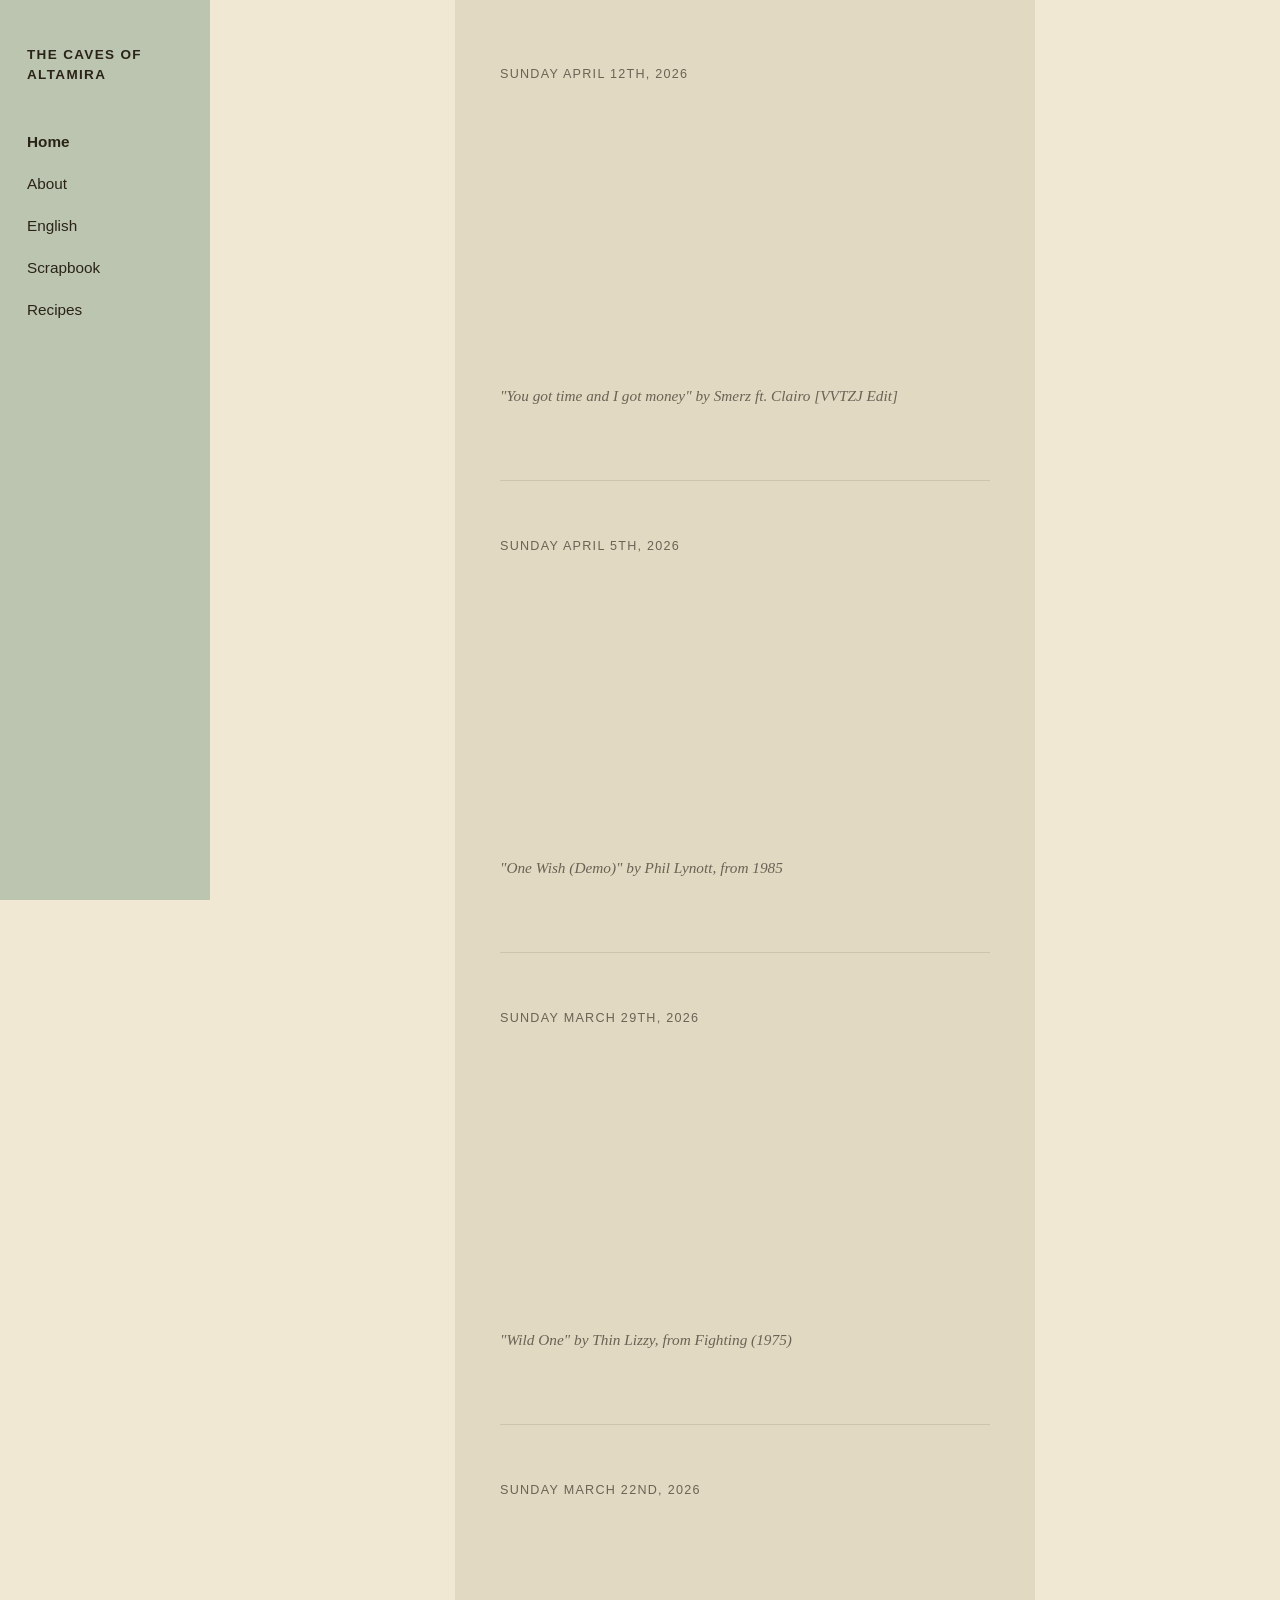
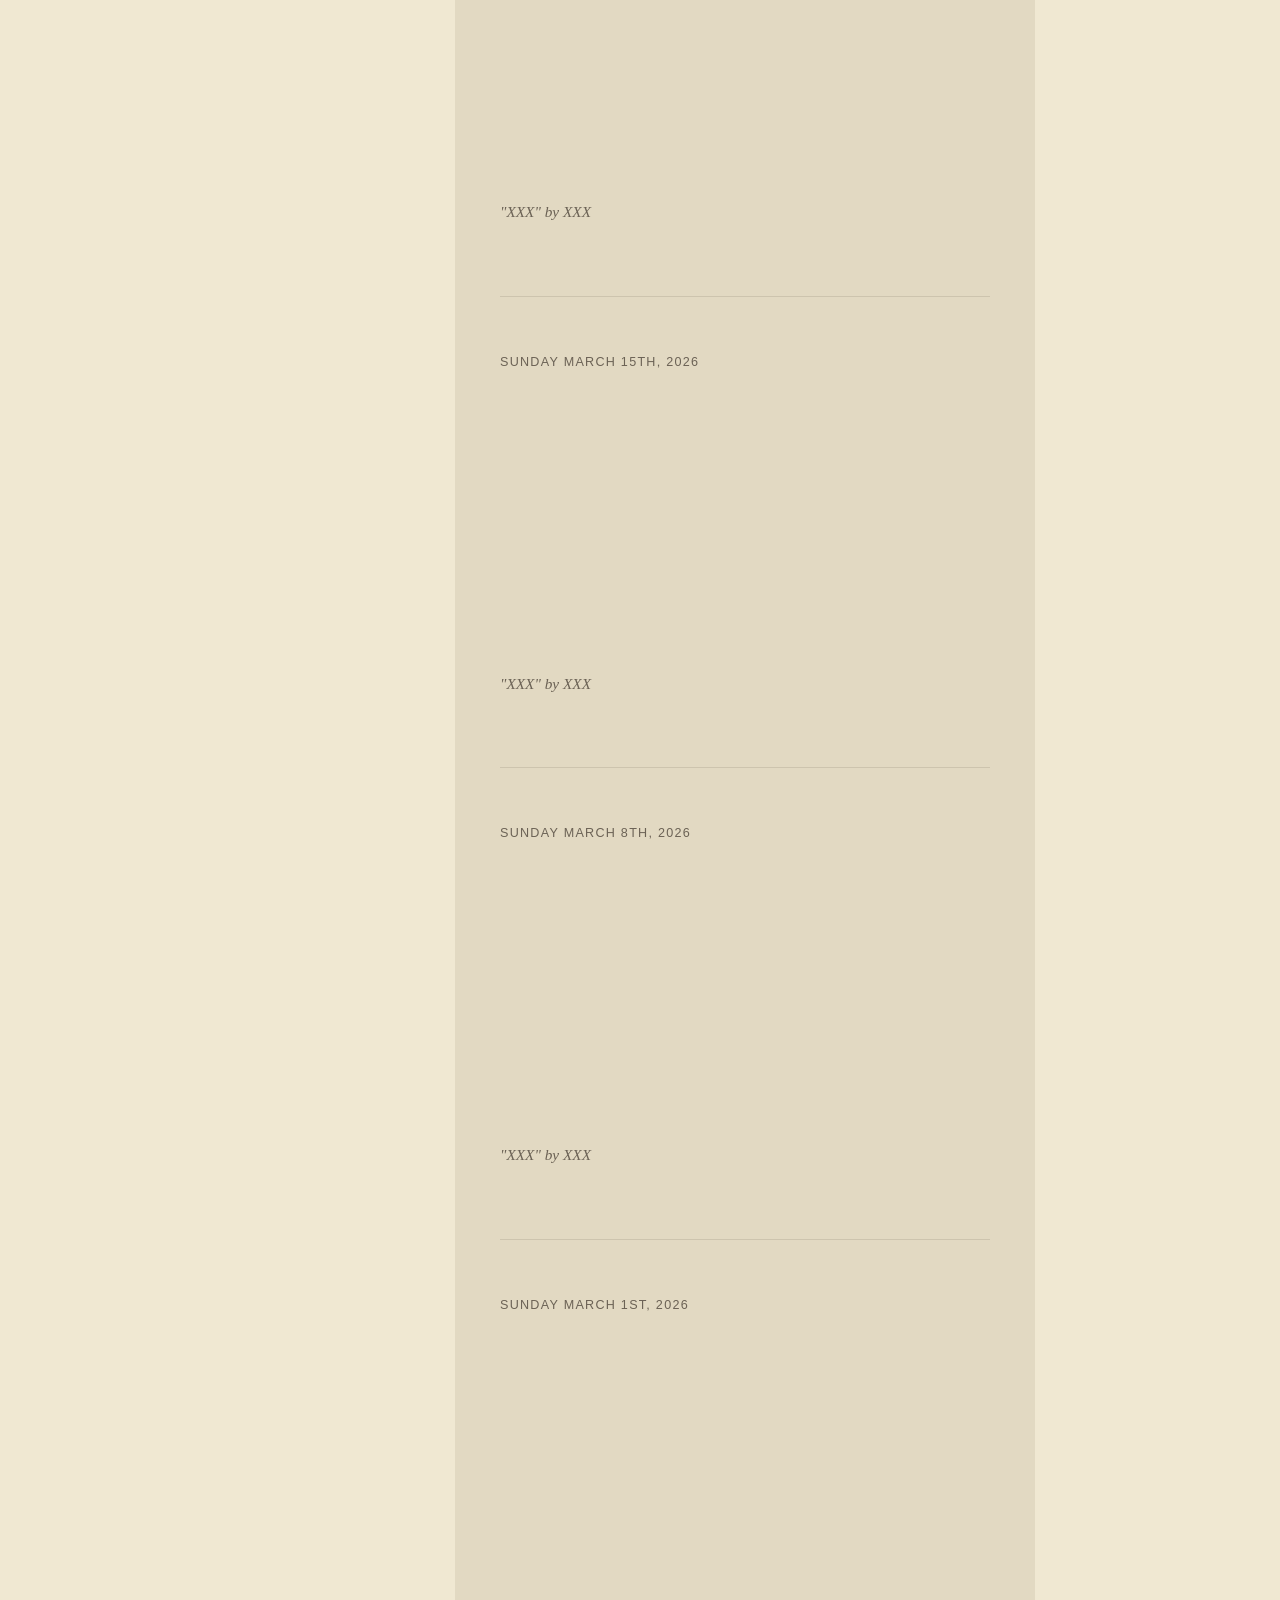
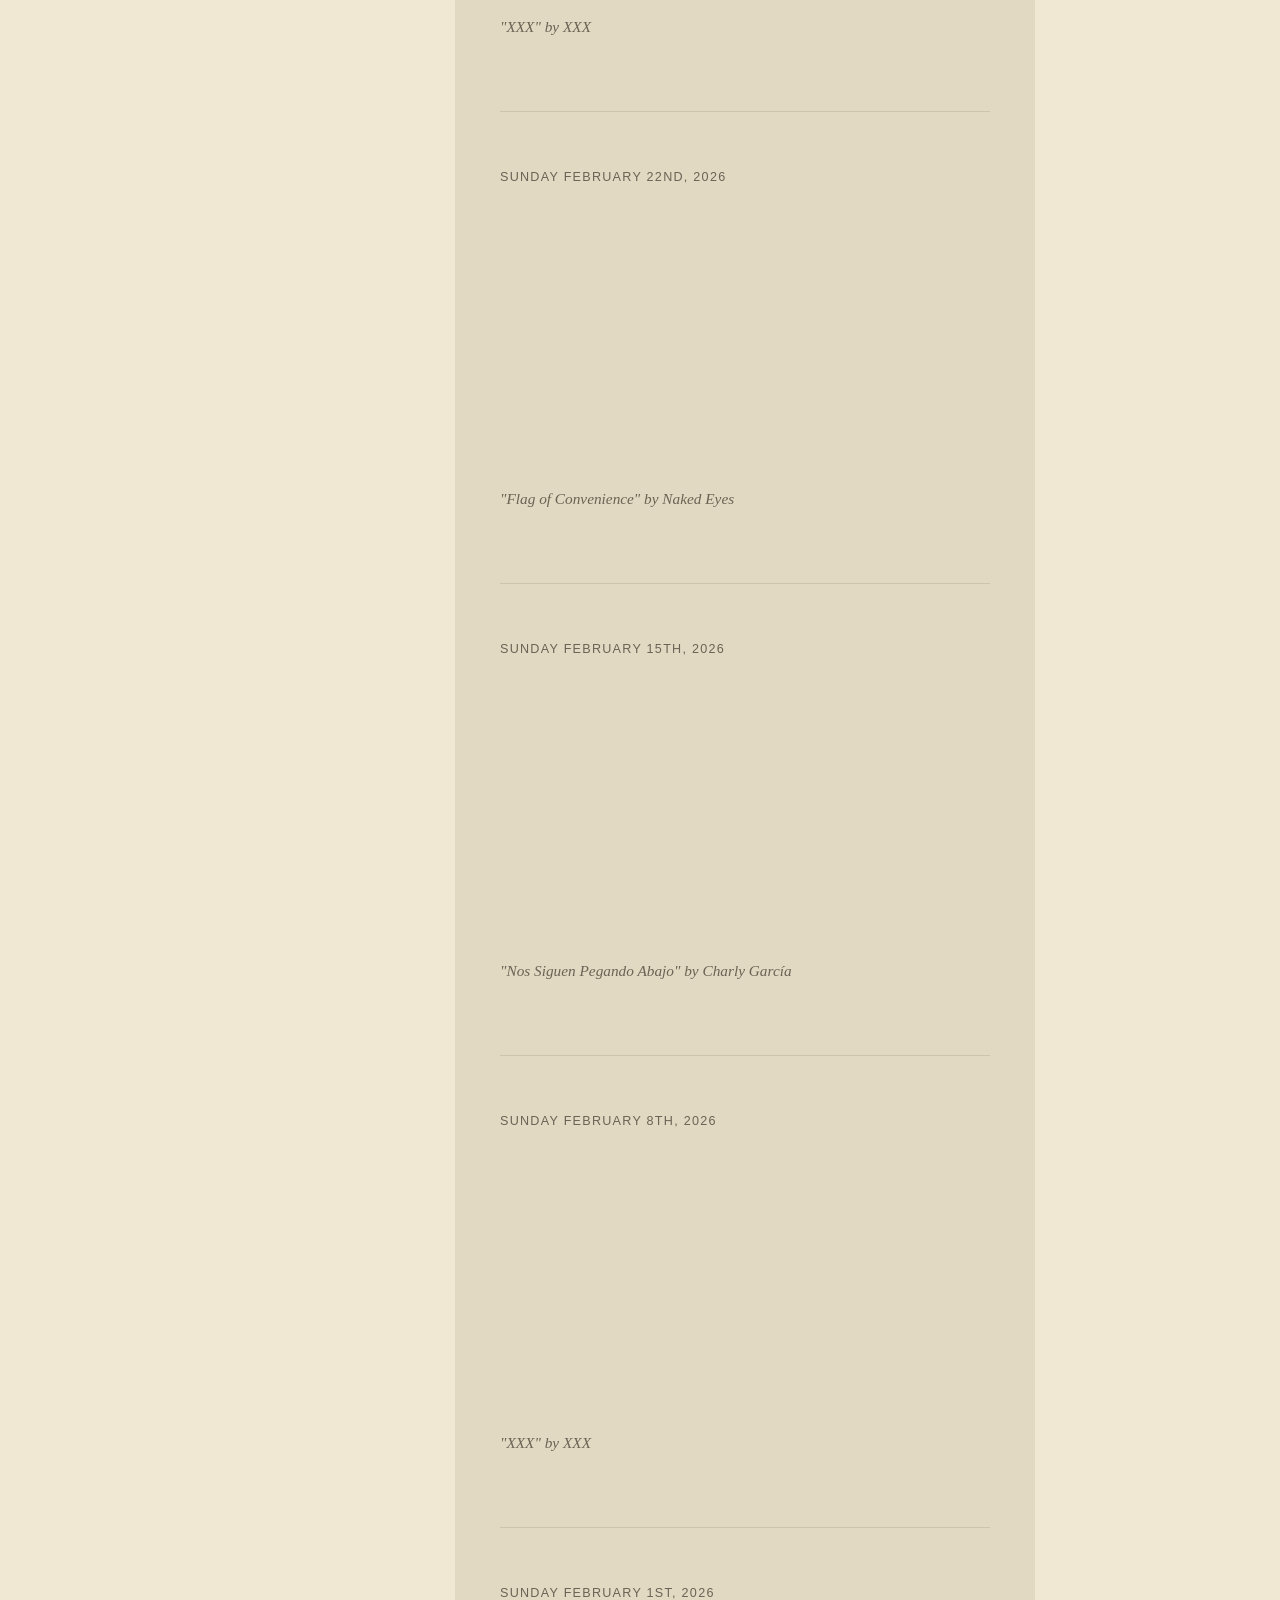
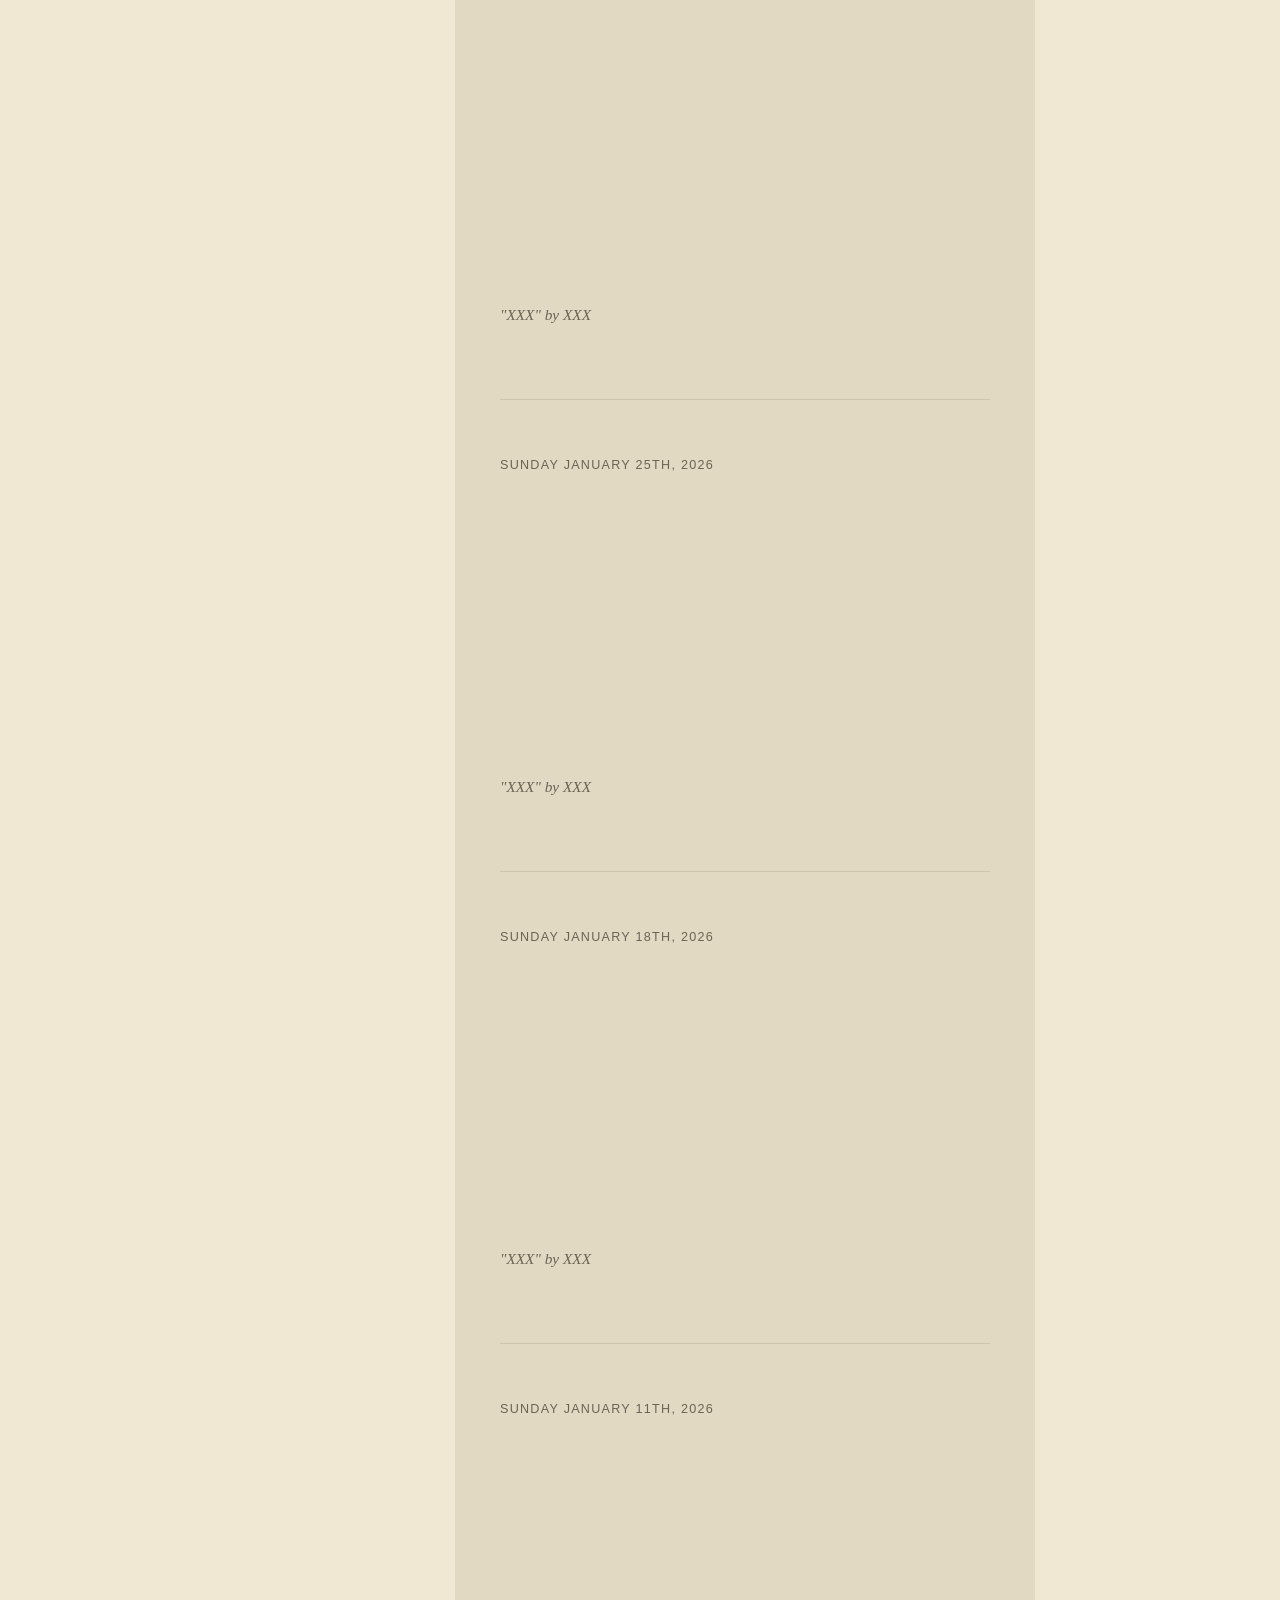
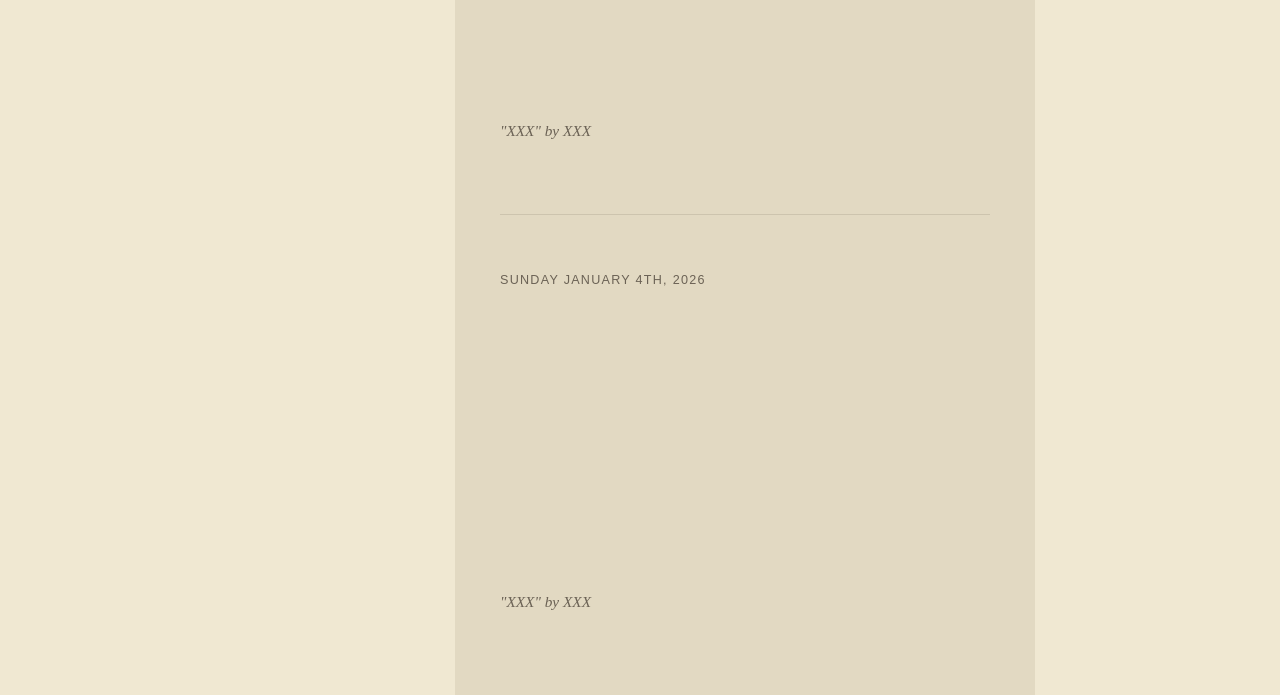
<file: scrapbook.html>
<!DOCTYPE html>
<html lang="en">
<head>
  <meta charset="UTF-8">
  <meta name="viewport" content="width=device-width, initial-scale=1.0">
  <title>Scrapbook — [Your Name]</title>
  <link rel="stylesheet" href="css/style.css">
</head>
<body>

   <aside class="sidebar">
    <span class="sidebar-title">The Caves of Altamira</span>
    <nav>
      <a href="index.html" class="active">Home</a>
      <a href="about.html">About</a>
      <a href="english/english-index.html">English</a>
      <a href="scrapbook.html">Scrapbook</a>
      <a href="recipes.html">Recipes</a>
    </nav>
  </aside>

  <main class="main scrapbook-main">
    <div class="scrapbook-col">

       <!-- Entry: embedded video -->
      <div class="scrapbook-entry">
        <span class="entry-date">Sunday April 12th, 2026</span>
        <div class="video-wrap">
          <!-- Replace the src with your YouTube embed URL -->
          <iframe width="560" height="315" src="https://www.youtube.com/embed/bJ0p4lqVFIc?si=ED8qbk9dstmq4DUr" 
          title="YouTube video player" frameborder="0" allow="accelerometer; autoplay; clipboard-write; encrypted-media; 
          gyroscope; picture-in-picture; web-share" referrerpolicy="strict-origin-when-cross-origin" allowfullscreen></iframe>
        </div>
        <p class="caption">"You got time and I got money" by Smerz ft. Clairo [VVTZJ Edit]</p>
      </div>


      <!-- Entry: embedded video -->
      <div class="scrapbook-entry">
        <span class="entry-date">Sunday April 5th, 2026</span>
        <div class="video-wrap">
          <!-- Replace the src with your YouTube embed URL -->
          <iframe width="560" height="315" src="https://www.youtube.com/embed/SLCbFkLkFWs?si=jalxT6sFomc1ApGH" 
          title="YouTube video player" frameborder="0" allow="accelerometer; autoplay; clipboard-write; 
          encrypted-media; gyroscope; picture-in-picture; web-share" referrerpolicy="strict-origin-when-cross-origin" 
          allowfullscreen></iframe>
        </div>
        <p class="caption">"One Wish (Demo)" by Phil Lynott, from 1985</p>
      </div>

       <!-- Entry: embedded video -->
      <div class="scrapbook-entry">
        <span class="entry-date">Sunday March 29th, 2026</span>
        <div class="video-wrap">
          <!-- Replace the src with your YouTube embed URL -->
          <iframe width="560" height="315" src="https://www.youtube.com/embed/x2ZRhB1Dol0?si=SWxLmk0qyjk8ecjv" 
          title="YouTube video player" frameborder="0" allow="accelerometer; autoplay; clipboard-write; 
          encrypted-media; gyroscope; picture-in-picture; web-share" referrerpolicy="strict-origin-when-cross-origin" 
          allowfullscreen></iframe>
        </div>
        <p class="caption">"Wild One" by Thin Lizzy, from <i>Fighting</i> (1975)</p>
      </div>

       <!-- Entry: embedded video -->
      <div class="scrapbook-entry">
        <span class="entry-date">Sunday March 22nd, 2026</span>
        <div class="video-wrap">
          <!-- Replace the src with your YouTube embed URL -->
          <iframe src="https://youtu.be/Pk7V6zQFU6w?si=PgGjgAHHl_LSZYjy"
                  frameborder="0"
                  allow="accelerometer; autoplay; clipboard-write; encrypted-media; gyroscope; picture-in-picture"
                  allowfullscreen></iframe>
        </div>
        <p class="caption">"XXX" by XXX</p>
      </div>

       <!-- Entry: embedded video -->
      <div class="scrapbook-entry">
        <span class="entry-date">Sunday March 15th, 2026</span>
        <div class="video-wrap">
          <!-- Replace the src with your YouTube embed URL -->
          <iframe src="https://youtu.be/Pk7V6zQFU6w?si=PgGjgAHHl_LSZYjy"
                  frameborder="0"
                  allow="accelerometer; autoplay; clipboard-write; encrypted-media; gyroscope; picture-in-picture"
                  allowfullscreen></iframe>
        </div>
        <p class="caption">"XXX" by XXX</p>
      </div>

       <!-- Entry: embedded video -->
      <div class="scrapbook-entry">
        <span class="entry-date">Sunday March 8th, 2026</span>
        <div class="video-wrap">
          <!-- Replace the src with your YouTube embed URL -->
          <iframe src="https://youtu.be/Pk7V6zQFU6w?si=PgGjgAHHl_LSZYjy"
                  frameborder="0"
                  allow="accelerometer; autoplay; clipboard-write; encrypted-media; gyroscope; picture-in-picture"
                  allowfullscreen></iframe>
        </div>
        <p class="caption">"XXX" by XXX</p>
      </div>

        <!-- Entry: embedded video -->
      <div class="scrapbook-entry">
        <span class="entry-date">Sunday March 1st, 2026</span>
        <div class="video-wrap">
          <!-- Replace the src with your YouTube embed URL -->
          <iframe src="https://youtu.be/Pk7V6zQFU6w?si=PgGjgAHHl_LSZYjy"
                  frameborder="0"
                  allow="accelerometer; autoplay; clipboard-write; encrypted-media; gyroscope; picture-in-picture"
                  allowfullscreen></iframe>
        </div>
        <p class="caption">"XXX" by XXX</p>
      </div>

       <!-- Entry: embedded video -->
      <div class="scrapbook-entry">
        <span class="entry-date">Sunday February 22nd, 2026</span>
        <div class="video-wrap">
          <!-- Replace the src with your YouTube embed URL -->
          <iframe width="560" height="315" src="https://www.youtube.com/embed/E2M3B77_aDE?si=egELFNohGyXh9FgI" 
          title="YouTube video player" frameborder="0" allow="accelerometer; autoplay; clipboard-write; encrypted-media; 
          gyroscope; picture-in-picture; web-share" referrerpolicy="strict-origin-when-cross-origin" allowfullscreen></iframe>
        </div>
        <p class="caption">"Flag of Convenience" by Naked Eyes</p>
      </div>

       <!-- Entry: embedded video -->
      <div class="scrapbook-entry">
        <span class="entry-date">Sunday February 15th, 2026</span>
        <div class="video-wrap">
          <!-- Replace the src with your YouTube embed URL -->
         <iframe width="560" height="315" src="https://www.youtube.com/embed/jzO8x1pnbCk?si=R4euUIVDoI0JuS_k" 
         title="YouTube video player" frameborder="0" allow="accelerometer; autoplay; clipboard-write; encrypted-media; 
         gyroscope; picture-in-picture; web-share" referrerpolicy="strict-origin-when-cross-origin" allowfullscreen></iframe></div>
        <p class="caption">"Nos Siguen Pegando Abajo" by Charly García</p>
      </div>

         <!-- Entry: embedded video -->
      <div class="scrapbook-entry">
        <span class="entry-date">Sunday February 8th, 2026</span>
        <div class="video-wrap">
          <!-- Replace the src with your YouTube embed URL -->
          <iframe src="https://youtu.be/Pk7V6zQFU6w?si=PgGjgAHHl_LSZYjy"
                  frameborder="0"
                  allow="accelerometer; autoplay; clipboard-write; encrypted-media; gyroscope; picture-in-picture"
                  allowfullscreen></iframe>
        </div>
        <p class="caption">"XXX" by XXX</p>
      </div>

           <!-- Entry: embedded video -->
      <div class="scrapbook-entry">
        <span class="entry-date">Sunday February 1st, 2026</span>
        <div class="video-wrap">
          <!-- Replace the src with your YouTube embed URL -->
          <iframe src="https://youtu.be/Pk7V6zQFU6w?si=PgGjgAHHl_LSZYjy"
                  frameborder="0"
                  allow="accelerometer; autoplay; clipboard-write; encrypted-media; gyroscope; picture-in-picture"
                  allowfullscreen></iframe>
        </div>
        <p class="caption">"XXX" by XXX</p>
      </div>

             <!-- Entry: embedded video -->
      <div class="scrapbook-entry">
        <span class="entry-date">Sunday January 25th, 2026</span>
        <div class="video-wrap">
          <!-- Replace the src with your YouTube embed URL -->
          <iframe src="https://youtu.be/Pk7V6zQFU6w?si=PgGjgAHHl_LSZYjy"
                  frameborder="0"
                  allow="accelerometer; autoplay; clipboard-write; encrypted-media; gyroscope; picture-in-picture"
                  allowfullscreen></iframe>
        </div>
        <p class="caption">"XXX" by XXX</p>
      </div>

             <!-- Entry: embedded video -->
      <div class="scrapbook-entry">
        <span class="entry-date">Sunday January 18th, 2026</span>
        <div class="video-wrap">
          <!-- Replace the src with your YouTube embed URL -->
          <iframe src="https://youtu.be/Pk7V6zQFU6w?si=PgGjgAHHl_LSZYjy"
                  frameborder="0"
                  allow="accelerometer; autoplay; clipboard-write; encrypted-media; gyroscope; picture-in-picture"
                  allowfullscreen></iframe>
        </div>
        <p class="caption">"XXX" by XXX</p>
      </div>

              <!-- Entry: embedded video -->
      <div class="scrapbook-entry">
        <span class="entry-date">Sunday January 11th, 2026</span>
        <div class="video-wrap">
          <!-- Replace the src with your YouTube embed URL -->
          <iframe src="https://youtu.be/Pk7V6zQFU6w?si=PgGjgAHHl_LSZYjy"
                  frameborder="0"
                  allow="accelerometer; autoplay; clipboard-write; encrypted-media; gyroscope; picture-in-picture"
                  allowfullscreen></iframe>
        </div>
        <p class="caption">"XXX" by XXX</p>
      </div>

                 <!-- Entry: embedded video -->
      <div class="scrapbook-entry">
        <span class="entry-date">Sunday January 4th, 2026</span>
        <div class="video-wrap">
          <!-- Replace the src with your YouTube embed URL -->
          <iframe src="https://youtu.be/Pk7V6zQFU6w?si=PgGjgAHHl_LSZYjy"
                  frameborder="0"
                  allow="accelerometer; autoplay; clipboard-write; encrypted-media; gyroscope; picture-in-picture"
                  allowfullscreen></iframe>
        </div>
        <p class="caption">"XXX" by XXX</p>
      </div>

      <!-- Add new entries above this comment, newest first -->

    </div>
  </main>

</body>
</html>
</file>
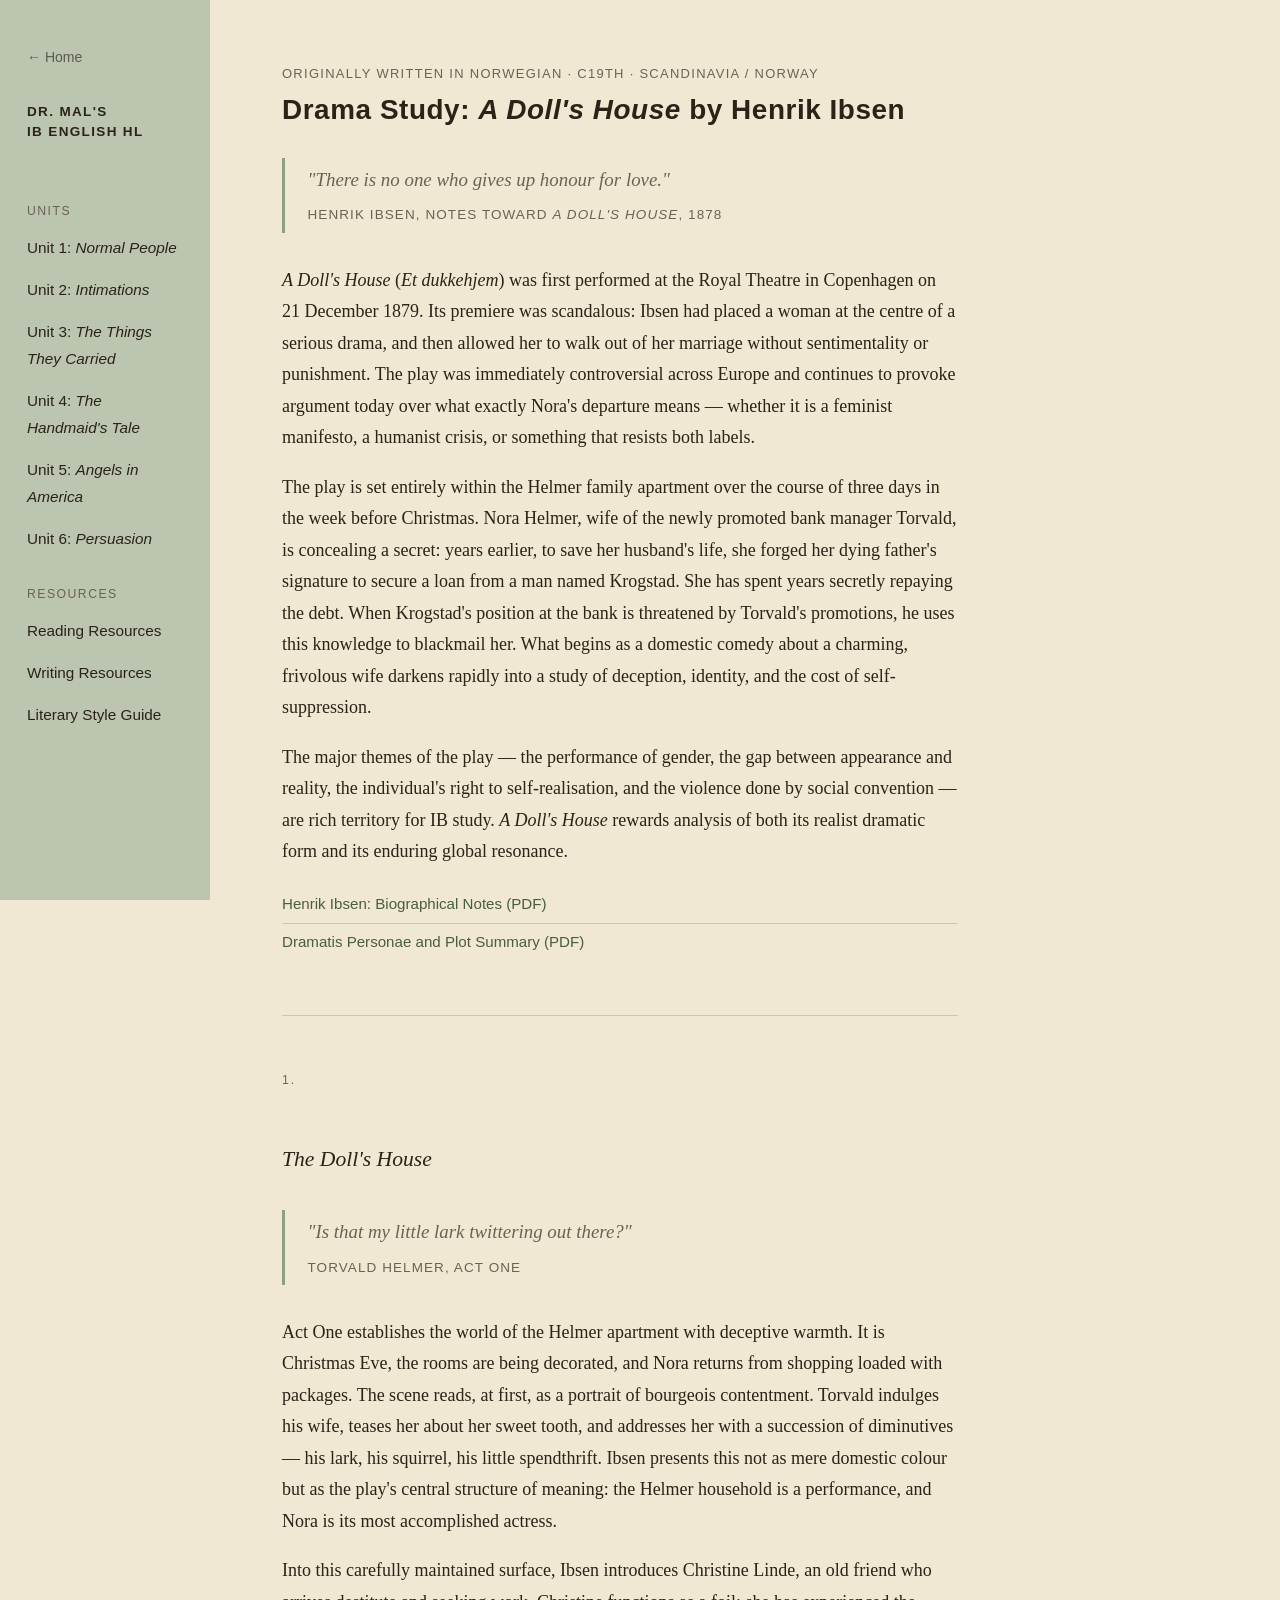
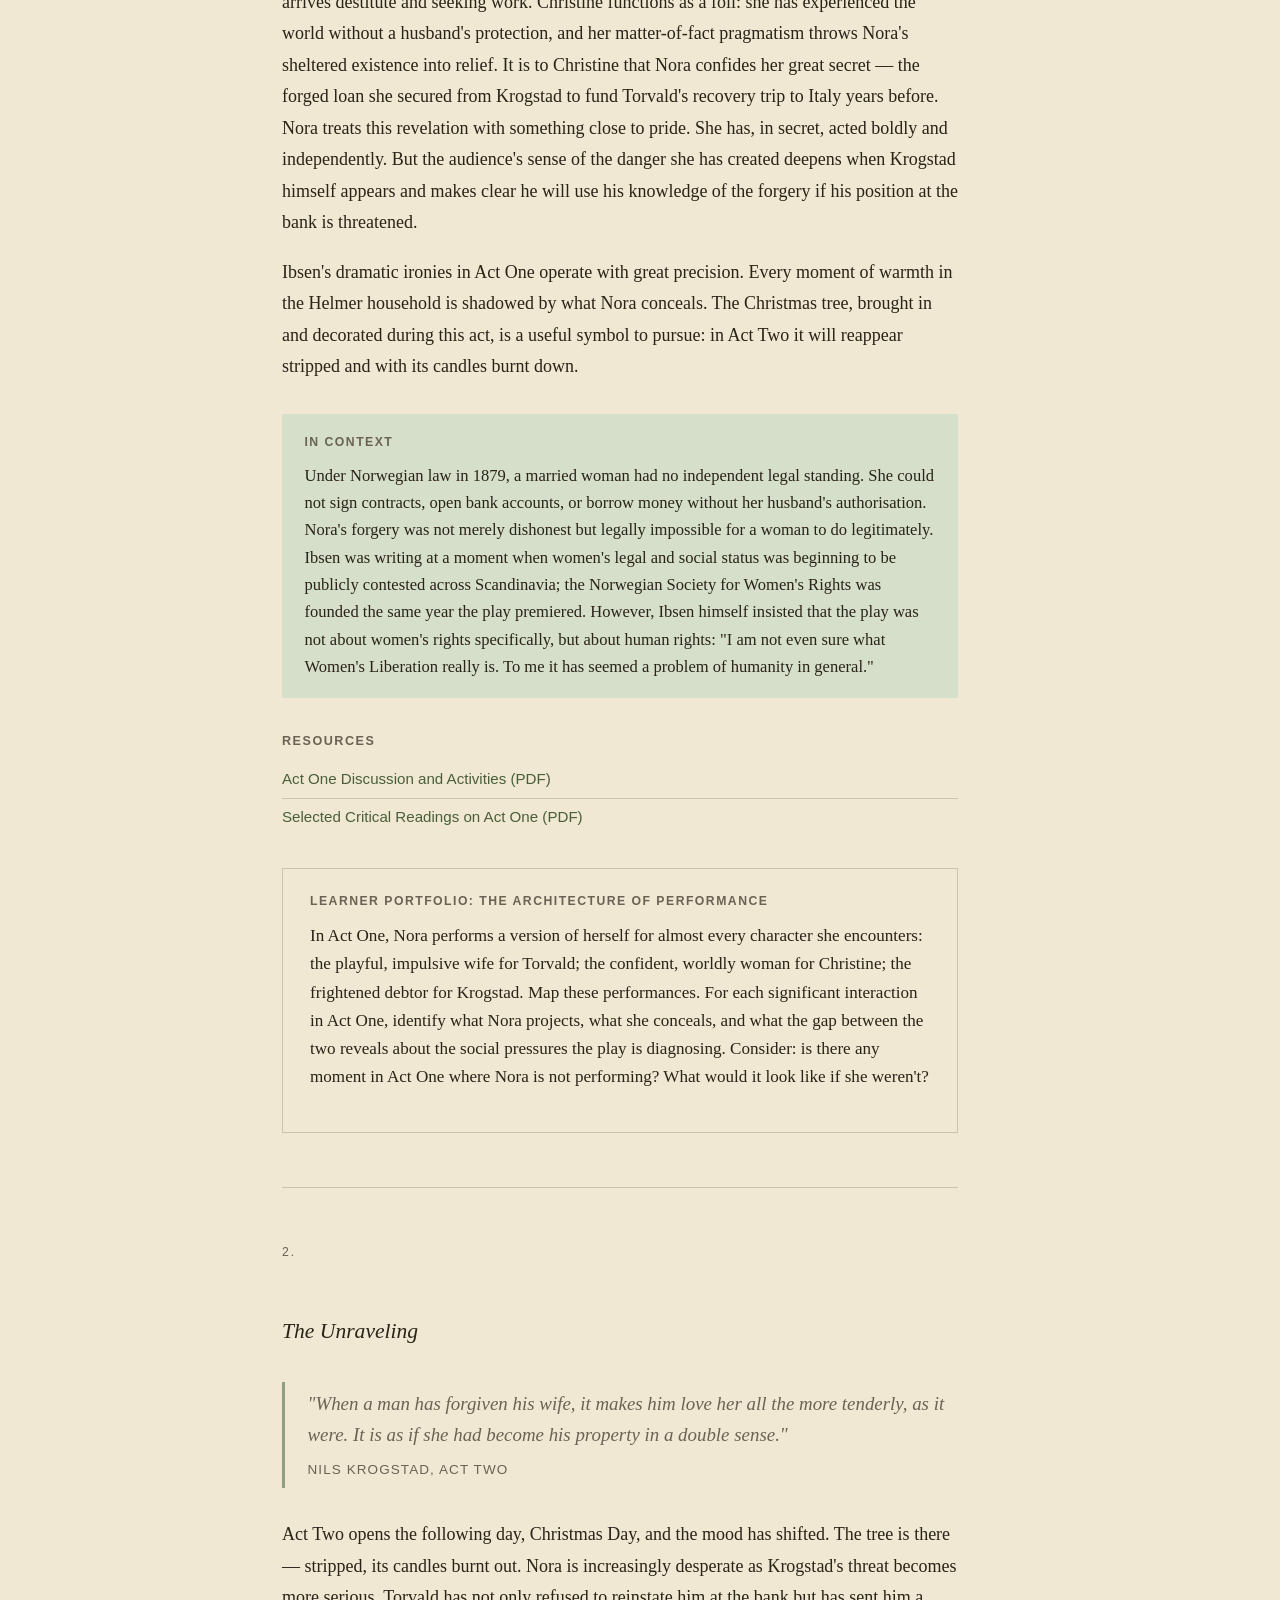
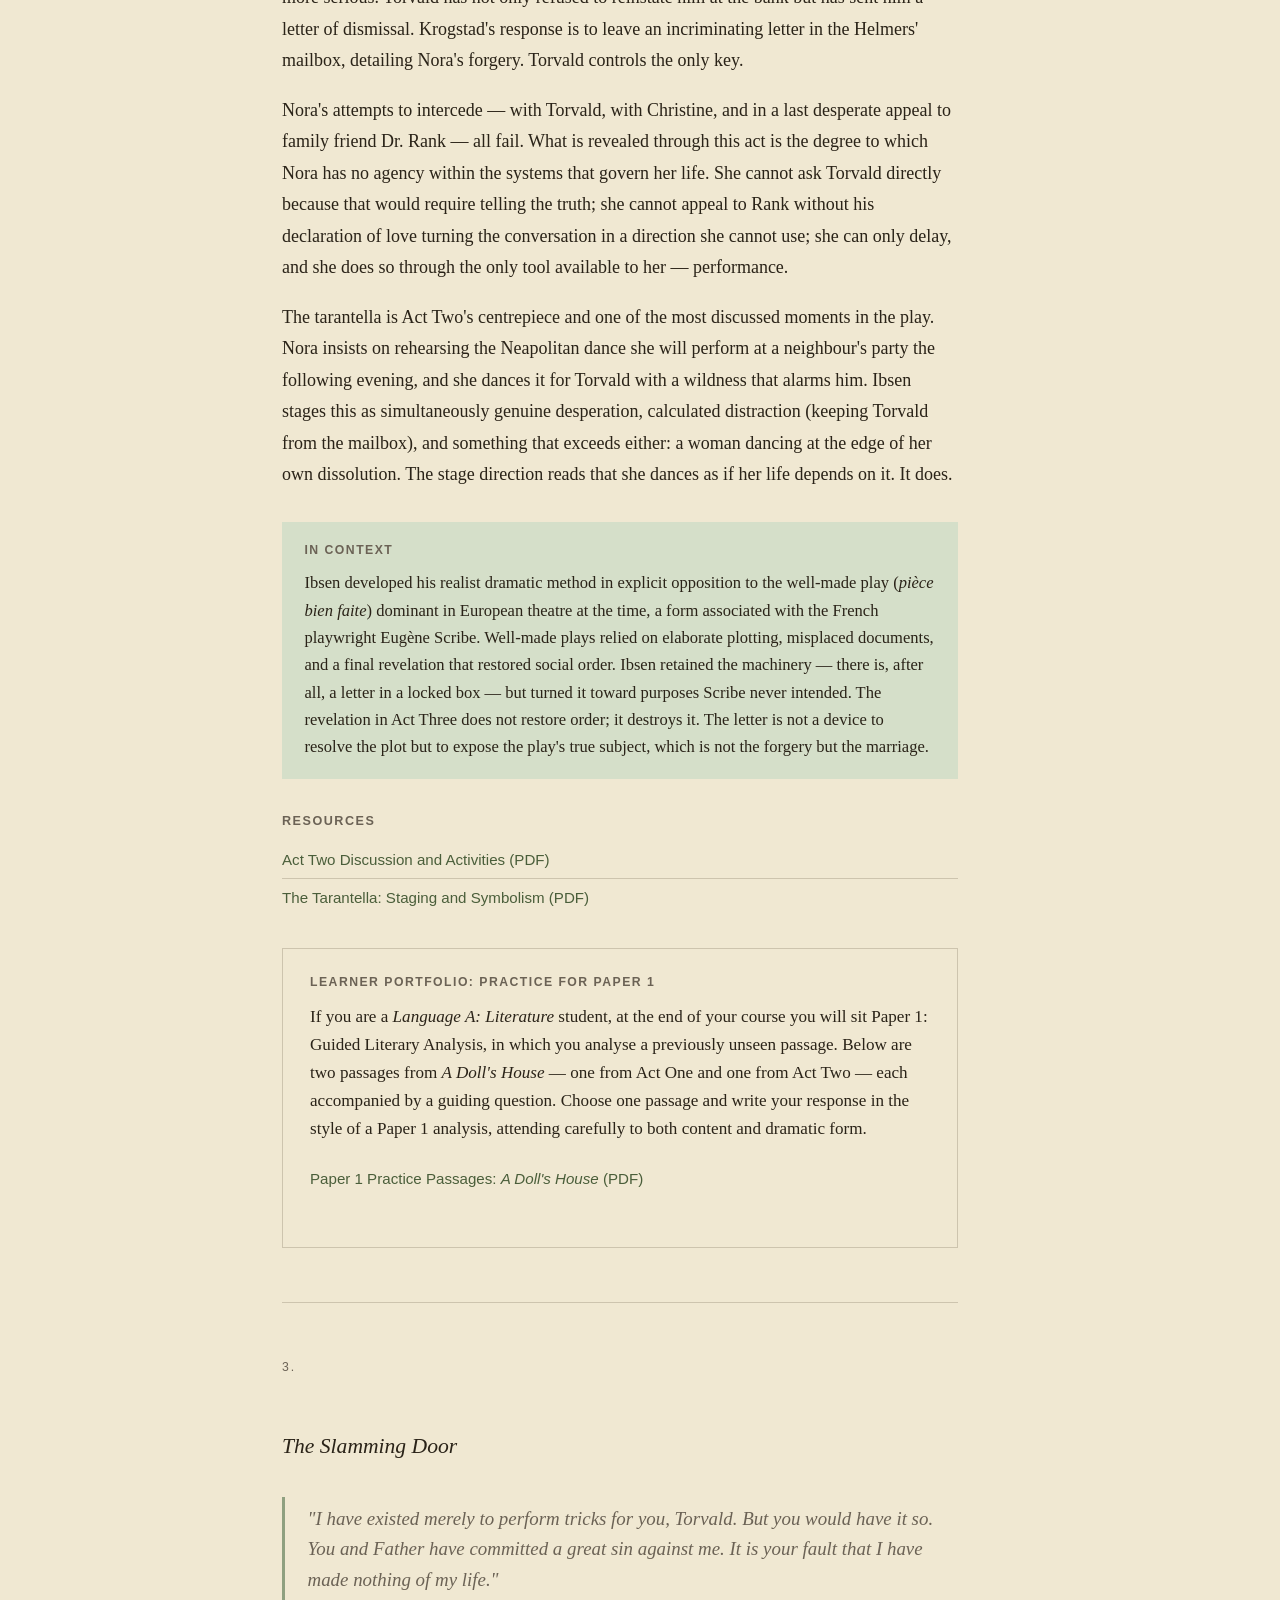
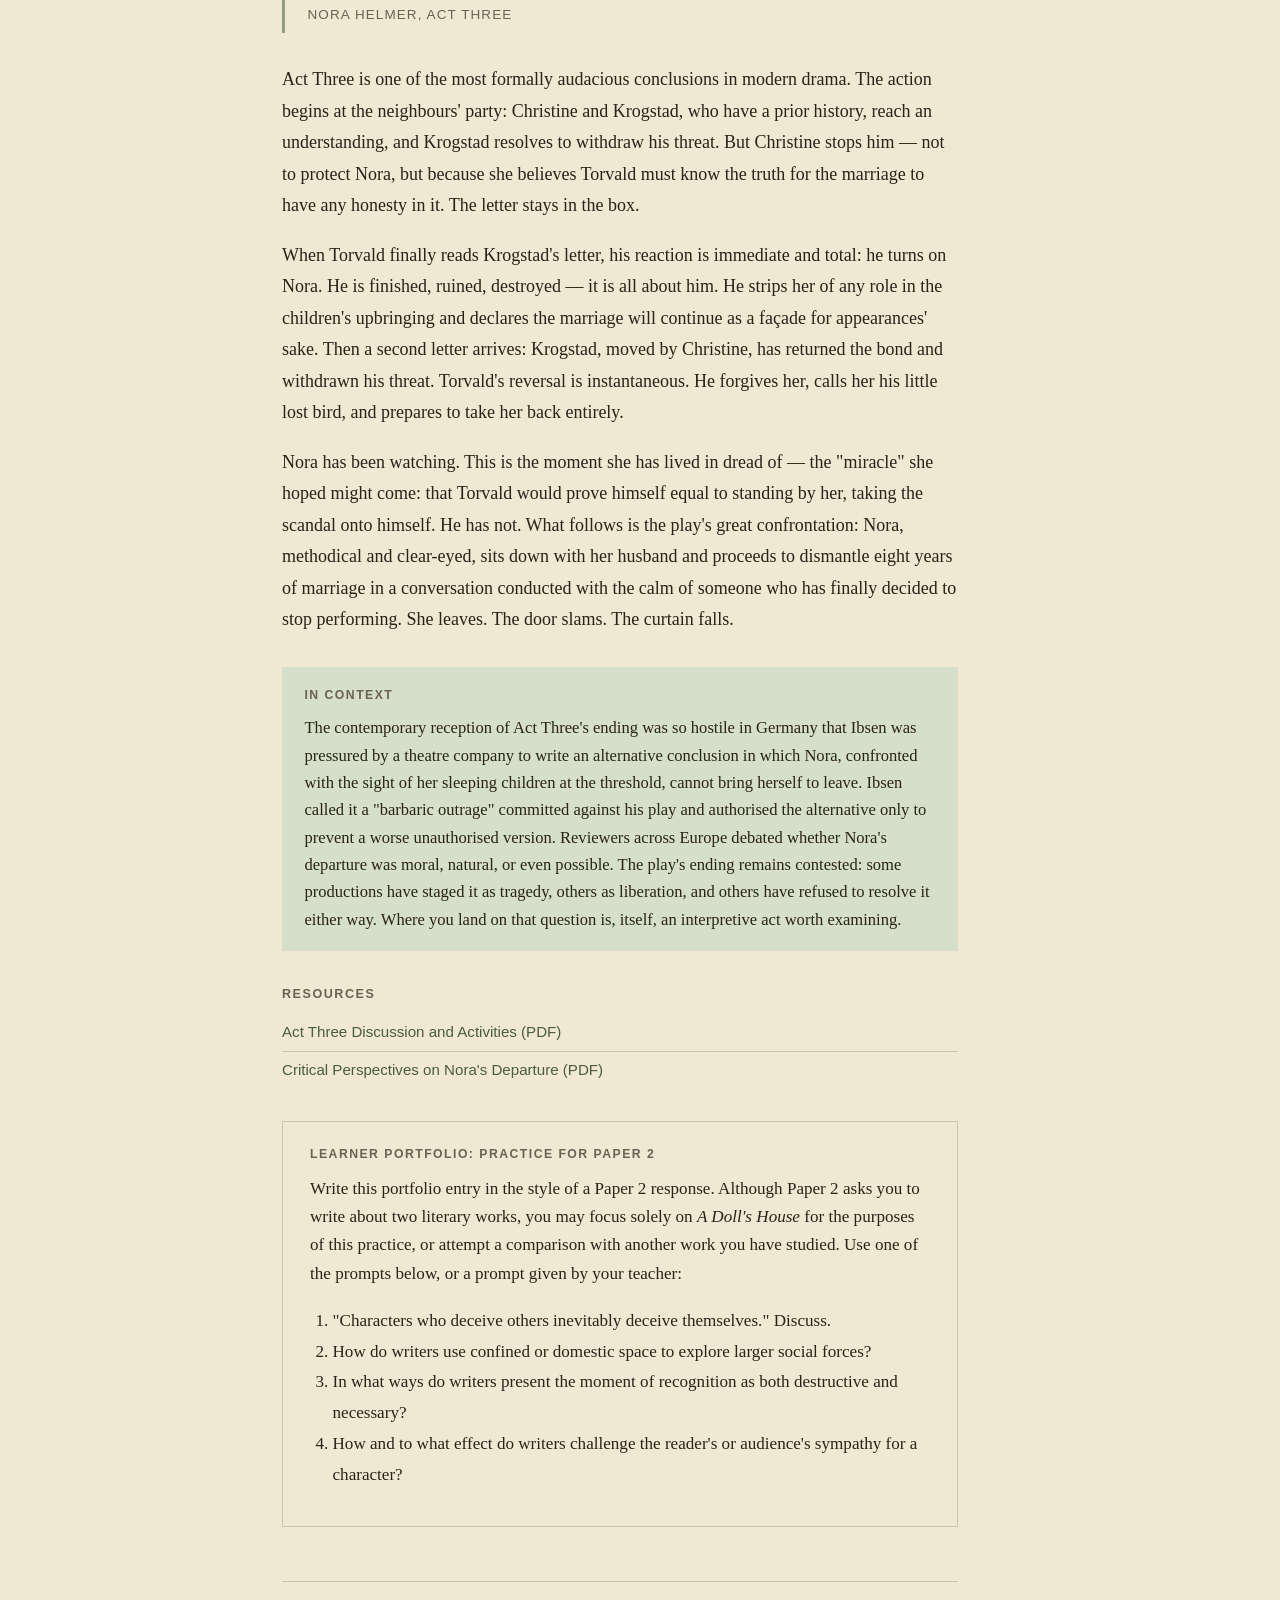
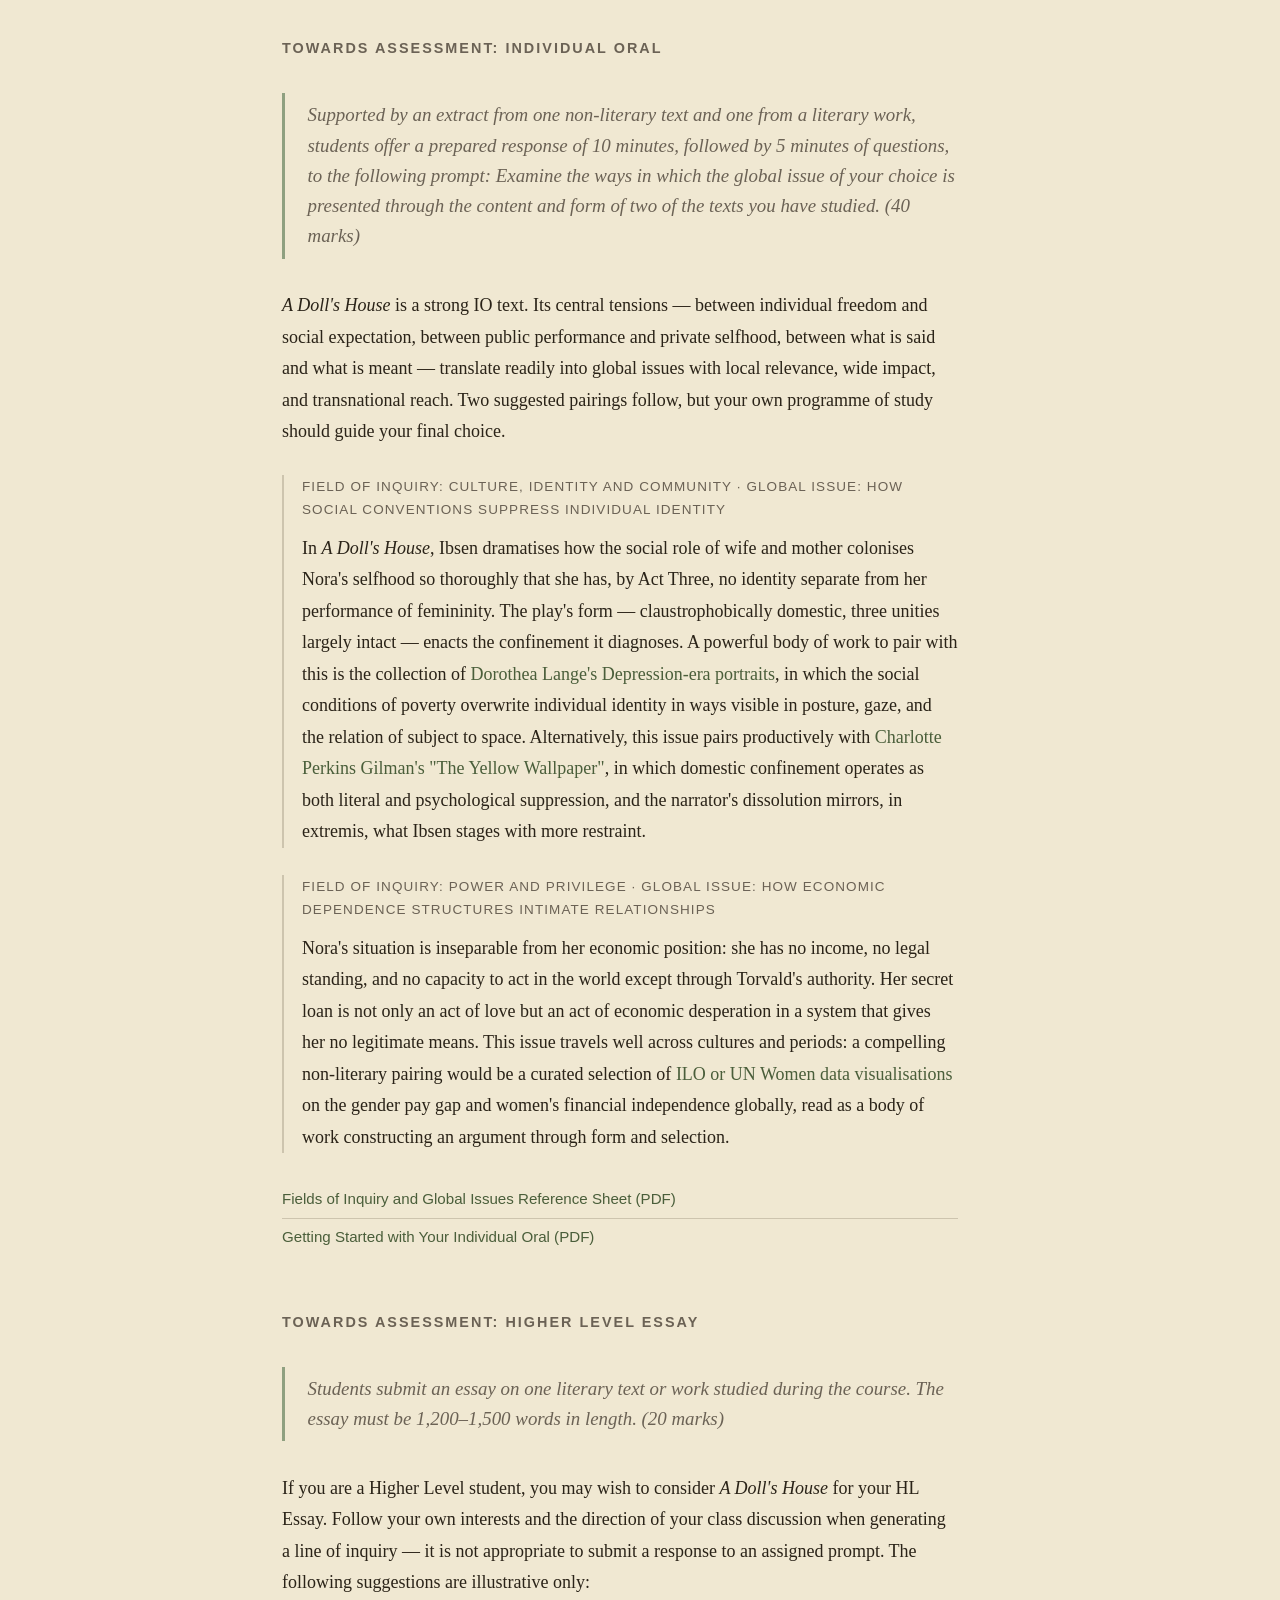
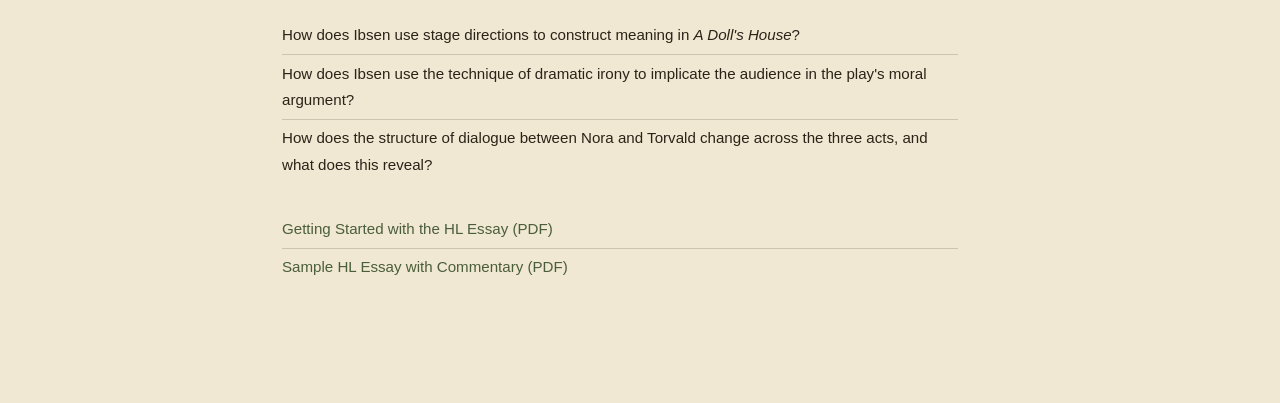
<file: english/1-Normal_People_Rooney.html>
<!DOCTYPE html>
<html lang="en">
<head>
  <meta charset="UTF-8">
  <meta name="viewport" content="width=device-width, initial-scale=1.0">
  <title>Drama Study: A Doll's House — [Your Name]</title>
  <link rel="stylesheet" href="../css/style.css">
</head>
<body>

  <aside class="sidebar">
  <a href="../index.html" class="back-link">← Home</a>
  <span class="sidebar-title">Dr. Mal's <br>IB English HL</span>
  <nav>
    <span class="nav-section-label">Units</span>
    <a href="1-Normal_People_Rooney.html">Unit 1: <em>Normal People</em></a>
    <a href="2-Intimations_Smith.html">Unit 2: <em>Intimations</em></a>
    <a href="3-Things_They_Carried_OBrien.html">Unit 3: <em>The Things They Carried</em></a>
    <a href="4-Handmaids_Tale_Atwood.html">Unit 4: <em>The Handmaid's Tale</em></a>
    <a href="5-Angels_in_America_Kushner.html">Unit 5: <em>Angels in America</em></a>
    <a href="6-Persuasion_Austen.html">Unit 6: <em>Persuasion</em></a>
    <span class="nav-section-label">Resources</span>
    <a href="reading-resources.html">Reading Resources</a>
    <a href="writing-resources.html">Writing Resources</a>
    <a href="style-guide.html">Literary Style Guide</a>
  </nav>
</aside>

  <main class="main">

    <p class="prl-meta">Originally written in Norwegian &middot; C19th &middot; Scandinavia / Norway</p>
    <h1>Drama Study: <em>A Doll's House</em> by Henrik Ibsen</h1>

    <blockquote>
      "There is no one who gives up honour for love."
      <cite>Henrik Ibsen, notes toward <em>A Doll's House</em>, 1878</cite>
    </blockquote>

    <p>
      <em>A Doll's House</em> (<em>Et dukkehjem</em>) was first performed at the Royal Theatre
      in Copenhagen on 21 December 1879. Its premiere was scandalous: Ibsen had placed
      a woman at the centre of a serious drama, and then allowed her to walk out of her
      marriage without sentimentality or punishment. The play was immediately controversial
      across Europe and continues to provoke argument today over what exactly Nora's
      departure means — whether it is a feminist manifesto, a humanist crisis, or something
      that resists both labels.
    </p>
    <p>
      The play is set entirely within the Helmer family apartment over the course of three
      days in the week before Christmas. Nora Helmer, wife of the newly promoted bank
      manager Torvald, is concealing a secret: years earlier, to save her husband's life,
      she forged her dying father's signature to secure a loan from a man named Krogstad.
      She has spent years secretly repaying the debt. When Krogstad's position at the bank
      is threatened by Torvald's promotions, he uses this knowledge to blackmail her.
      What begins as a domestic comedy about a charming, frivolous wife darkens rapidly
      into a study of deception, identity, and the cost of self-suppression.
    </p>
    <p>
      The major themes of the play — the performance of gender, the gap between appearance
      and reality, the individual's right to self-realisation, and the violence done by
      social convention — are rich territory for IB study. <em>A Doll's House</em> rewards
      analysis of both its realist dramatic form and its enduring global resonance.
    </p>

    <ul class="resource-list">
      <li><a href="#">Henrik Ibsen: Biographical Notes (PDF)</a></li>
      <li><a href="#">Dramatis Personae and Plot Summary (PDF)</a></li>
    </ul>

    <hr class="section-rule">


    <!-- ============================================================
         SECTION 1
         ============================================================ -->
    <span class="section-label">1.</span>
    <h3>The Doll's House</h3>

    <blockquote>
      "Is that my little lark twittering out there?"
      <cite>Torvald Helmer, Act One</cite>
    </blockquote>

    <p>
      Act One establishes the world of the Helmer apartment with deceptive warmth.
      It is Christmas Eve, the rooms are being decorated, and Nora returns from shopping
      loaded with packages. The scene reads, at first, as a portrait of bourgeois
      contentment. Torvald indulges his wife, teases her about her sweet tooth, and
      addresses her with a succession of diminutives — his lark, his squirrel,
      his little spendthrift. Ibsen presents this not as mere domestic colour but as
      the play's central structure of meaning: the Helmer household is a performance,
      and Nora is its most accomplished actress.
    </p>
    <p>
      Into this carefully maintained surface, Ibsen introduces Christine Linde, an old
      friend who arrives destitute and seeking work. Christine functions as a foil:
      she has experienced the world without a husband's protection, and her matter-of-fact
      pragmatism throws Nora's sheltered existence into relief. It is to Christine that
      Nora confides her great secret — the forged loan she secured from Krogstad to
      fund Torvald's recovery trip to Italy years before. Nora treats this revelation
      with something close to pride. She has, in secret, acted boldly and independently.
      But the audience's sense of the danger she has created deepens when Krogstad himself
      appears and makes clear he will use his knowledge of the forgery if his position at
      the bank is threatened.
    </p>
    <p>
      Ibsen's dramatic ironies in Act One operate with great precision. Every moment
      of warmth in the Helmer household is shadowed by what Nora conceals.
      The Christmas tree, brought in and decorated during this act, is a useful symbol
      to pursue: in Act Two it will reappear stripped and with its candles burnt down.
    </p>

    <div class="in-context">
      <span class="label">In Context</span>
      Under Norwegian law in 1879, a married woman had no independent legal standing.
      She could not sign contracts, open bank accounts, or borrow money without her
      husband's authorisation. Nora's forgery was not merely dishonest but legally
      impossible for a woman to do legitimately. Ibsen was writing at a moment when
      women's legal and social status was beginning to be publicly contested across
      Scandinavia; the Norwegian Society for Women's Rights was founded the same year
      the play premiered. However, Ibsen himself insisted that the play was not about
      women's rights specifically, but about human rights: "I am not even sure what
      Women's Liberation really is. To me it has seemed a problem of humanity in general."
    </div>

    <h4>Resources</h4>
    <ul class="resource-list">
      <li><a href="#">Act One Discussion and Activities (PDF)</a></li>
      <li><a href="#">Selected Critical Readings on Act One (PDF)</a></li>
    </ul>

    <div class="portfolio-task">
      <span class="label">Learner Portfolio: The Architecture of Performance</span>
      <p>
        In Act One, Nora performs a version of herself for almost every character she
        encounters: the playful, impulsive wife for Torvald; the confident, worldly
        woman for Christine; the frightened debtor for Krogstad. Map these performances.
        For each significant interaction in Act One, identify what Nora projects,
        what she conceals, and what the gap between the two reveals about the social
        pressures the play is diagnosing. Consider: is there any moment in Act One where
        Nora is not performing? What would it look like if she weren't?
      </p>
    </div>

    <hr class="section-rule">


    <!-- ============================================================
         SECTION 2
         ============================================================ -->
    <span class="section-label">2.</span>
    <h3>The Unraveling</h3>

    <blockquote>
      "When a man has forgiven his wife, it makes him love her all the more
      tenderly, as it were. It is as if she had become his property in a double sense."
      <cite>Nils Krogstad, Act Two</cite>
    </blockquote>

    <p>
      Act Two opens the following day, Christmas Day, and the mood has shifted.
      The tree is there — stripped, its candles burnt out. Nora is increasingly
      desperate as Krogstad's threat becomes more serious. Torvald has not only
      refused to reinstate him at the bank but has sent him a letter of dismissal.
      Krogstad's response is to leave an incriminating letter in the Helmers' mailbox,
      detailing Nora's forgery. Torvald controls the only key.
    </p>
    <p>
      Nora's attempts to intercede — with Torvald, with Christine, and in a last
      desperate appeal to family friend Dr. Rank — all fail. What is revealed through
      this act is the degree to which Nora has no agency within the systems that govern
      her life. She cannot ask Torvald directly because that would require telling the
      truth; she cannot appeal to Rank without his declaration of love turning the
      conversation in a direction she cannot use; she can only delay, and she does so
      through the only tool available to her — performance.
    </p>
    <p>
      The tarantella is Act Two's centrepiece and one of the most discussed moments
      in the play. Nora insists on rehearsing the Neapolitan dance she will perform at
      a neighbour's party the following evening, and she dances it for Torvald with a
      wildness that alarms him. Ibsen stages this as simultaneously genuine
      desperation, calculated distraction (keeping Torvald from the mailbox), and
      something that exceeds either: a woman dancing at the edge of her own dissolution.
      The stage direction reads that she dances as if her life depends on it. It does.
    </p>

    <div class="in-context">
      <span class="label">In Context</span>
      Ibsen developed his realist dramatic method in explicit opposition to the
      well-made play (<em>pièce bien faite</em>) dominant in European theatre at the time,
      a form associated with the French playwright Eugène Scribe. Well-made plays
      relied on elaborate plotting, misplaced documents, and a final revelation that
      restored social order. Ibsen retained the machinery — there is, after all,
      a letter in a locked box — but turned it toward purposes Scribe never intended.
      The revelation in Act Three does not restore order; it destroys it. The letter
      is not a device to resolve the plot but to expose the play's true subject,
      which is not the forgery but the marriage.
    </div>

    <h4>Resources</h4>
    <ul class="resource-list">
      <li><a href="#">Act Two Discussion and Activities (PDF)</a></li>
      <li><a href="#">The Tarantella: Staging and Symbolism (PDF)</a></li>
    </ul>

    <div class="portfolio-task">
      <span class="label">Learner Portfolio: Practice for Paper 1</span>
      <p>
        If you are a <em>Language A: Literature</em> student, at the end of your course
        you will sit Paper 1: Guided Literary Analysis, in which you analyse a previously
        unseen passage. Below are two passages from <em>A Doll's House</em> — one from
        Act One and one from Act Two — each accompanied by a guiding question.
        Choose one passage and write your response in the style of a Paper 1 analysis,
        attending carefully to both content and dramatic form.
      </p>
      <ul class="resource-list" style="margin-top: 0.75rem;">
        <li><a href="#">Paper 1 Practice Passages: <em>A Doll's House</em> (PDF)</a></li>
      </ul>
    </div>

    <hr class="section-rule">


    <!-- ============================================================
         SECTION 3
         ============================================================ -->
    <span class="section-label">3.</span>
    <h3>The Slamming Door</h3>

    <blockquote>
      "I have existed merely to perform tricks for you, Torvald. But you would
      have it so. You and Father have committed a great sin against me. It is
      your fault that I have made nothing of my life."
      <cite>Nora Helmer, Act Three</cite>
    </blockquote>

    <p>
      Act Three is one of the most formally audacious conclusions in modern drama.
      The action begins at the neighbours' party: Christine and Krogstad, who have
      a prior history, reach an understanding, and Krogstad resolves to withdraw
      his threat. But Christine stops him — not to protect Nora, but because she
      believes Torvald must know the truth for the marriage to have any honesty
      in it. The letter stays in the box.
    </p>
    <p>
      When Torvald finally reads Krogstad's letter, his reaction is immediate and
      total: he turns on Nora. He is finished, ruined, destroyed — it is all about
      him. He strips her of any role in the children's upbringing and declares the
      marriage will continue as a façade for appearances' sake. Then a second letter
      arrives: Krogstad, moved by Christine, has returned the bond and withdrawn his
      threat. Torvald's reversal is instantaneous. He forgives her, calls her his
      little lost bird, and prepares to take her back entirely.
    </p>
    <p>
      Nora has been watching. This is the moment she has lived in dread of —
      the "miracle" she hoped might come: that Torvald would prove himself equal to
      standing by her, taking the scandal onto himself. He has not. What follows is
      the play's great confrontation: Nora, methodical and clear-eyed, sits down
      with her husband and proceeds to dismantle eight years of marriage in
      a conversation conducted with the calm of someone who has finally decided
      to stop performing. She leaves. The door slams. The curtain falls.
    </p>

    <div class="in-context">
      <span class="label">In Context</span>
      The contemporary reception of Act Three's ending was so hostile in Germany that
      Ibsen was pressured by a theatre company to write an alternative conclusion in
      which Nora, confronted with the sight of her sleeping children at the threshold,
      cannot bring herself to leave. Ibsen called it a "barbaric outrage" committed
      against his play and authorised the alternative only to prevent a worse
      unauthorised version. Reviewers across Europe debated whether Nora's departure
      was moral, natural, or even possible. The play's ending remains contested:
      some productions have staged it as tragedy, others as liberation, and others
      have refused to resolve it either way. Where you land on that question is,
      itself, an interpretive act worth examining.
    </div>

    <h4>Resources</h4>
    <ul class="resource-list">
      <li><a href="#">Act Three Discussion and Activities (PDF)</a></li>
      <li><a href="#">Critical Perspectives on Nora's Departure (PDF)</a></li>
    </ul>

    <div class="portfolio-task">
      <span class="label">Learner Portfolio: Practice for Paper 2</span>
      <p>
        Write this portfolio entry in the style of a Paper 2 response.
        Although Paper 2 asks you to write about two literary works, you may focus
        solely on <em>A Doll's House</em> for the purposes of this practice, or attempt
        a comparison with another work you have studied. Use one of the prompts below,
        or a prompt given by your teacher:
      </p>
      <ol style="padding-left: 1.25rem; margin: 0.75rem 0; font-size: 0.95rem; line-height: 1.8;">
        <li>"Characters who deceive others inevitably deceive themselves." Discuss.</li>
        <li>How do writers use confined or domestic space to explore larger social forces?</li>
        <li>In what ways do writers present the moment of recognition as both destructive and necessary?</li>
        <li>How and to what effect do writers challenge the reader's or audience's sympathy for a character?</li>
      </ol>
    </div>

    <hr class="section-rule">


    <!-- ============================================================
         TOWARDS ASSESSMENT: IO
         ============================================================ -->
    <h2>Towards Assessment: Individual Oral</h2>

    <blockquote>
      Supported by an extract from one non-literary text and one from a literary work,
      students offer a prepared response of 10 minutes, followed by 5 minutes of
      questions, to the following prompt: <em>Examine the ways in which the global issue
      of your choice is presented through the content and form of two of the texts
      you have studied.</em> (40 marks)
    </blockquote>

    <p>
      <em>A Doll's House</em> is a strong IO text. Its central tensions — between
      individual freedom and social expectation, between public performance and private
      selfhood, between what is said and what is meant — translate readily into
      global issues with local relevance, wide impact, and transnational reach.
      Two suggested pairings follow, but your own programme of study should guide
      your final choice.
    </p>

    <div class="assessment-block">
      <p class="global-issue">Field of Inquiry: Culture, Identity and Community &middot; Global Issue: How social conventions suppress individual identity</p>
      <p>
        In <em>A Doll's House</em>, Ibsen dramatises how the social role of wife and mother
        colonises Nora's selfhood so thoroughly that she has, by Act Three, no identity
        separate from her performance of femininity. The play's form — claustrophobically
        domestic, three unities largely intact — enacts the confinement it diagnoses.
        A powerful body of work to pair with this is the collection of
        <a href="#">Dorothea Lange's Depression-era portraits</a>, in which the
        social conditions of poverty overwrite individual identity in ways visible in
        posture, gaze, and the relation of subject to space. Alternatively, this issue
        pairs productively with
        <a href="#">Charlotte Perkins Gilman's "The Yellow Wallpaper"</a>,
        in which domestic confinement operates as both literal and psychological
        suppression, and the narrator's dissolution mirrors, in extremis, what Ibsen
        stages with more restraint.
      </p>
    </div>

    <div class="assessment-block">
      <p class="global-issue">Field of Inquiry: Power and Privilege &middot; Global Issue: How economic dependence structures intimate relationships</p>
      <p>
        Nora's situation is inseparable from her economic position: she has no income,
        no legal standing, and no capacity to act in the world except through Torvald's
        authority. Her secret loan is not only an act of love but an act of economic
        desperation in a system that gives her no legitimate means. This issue travels
        well across cultures and periods: a compelling non-literary pairing would be
        a curated selection of <a href="#">ILO or UN Women data visualisations</a>
        on the gender pay gap and women's financial independence globally,
        read as a body of work constructing an argument through form and selection.
      </p>
    </div>

    <ul class="resource-list">
      <li><a href="#">Fields of Inquiry and Global Issues Reference Sheet (PDF)</a></li>
      <li><a href="#">Getting Started with Your Individual Oral (PDF)</a></li>
    </ul>


    <!-- ============================================================
         TOWARDS ASSESSMENT: HL ESSAY
         ============================================================ -->
    <h2>Towards Assessment: Higher Level Essay</h2>

    <blockquote>
      Students submit an essay on one literary text or work studied during the course.
      The essay must be 1,200–1,500 words in length. (20 marks)
    </blockquote>

    <p>
      If you are a Higher Level student, you may wish to consider <em>A Doll's House</em>
      for your HL Essay. Follow your own interests and the direction of your class
      discussion when generating a line of inquiry — it is not appropriate to submit
      a response to an assigned prompt. The following suggestions are illustrative only:
    </p>

    <ul class="resource-list">
      <li>How does Ibsen use stage directions to construct meaning in <em>A Doll's House</em>?</li>
      <li>How does Ibsen use the technique of dramatic irony to implicate the audience in the play's moral argument?</li>
      <li>How does the structure of dialogue between Nora and Torvald change across the three acts, and what does this reveal?</li>
    </ul>

    <ul class="resource-list" style="margin-top: 1rem;">
      <li><a href="#">Getting Started with the HL Essay (PDF)</a></li>
      <li><a href="#">Sample HL Essay with Commentary (PDF)</a></li>
    </ul>

  </main>

</body>
</html>
</file>
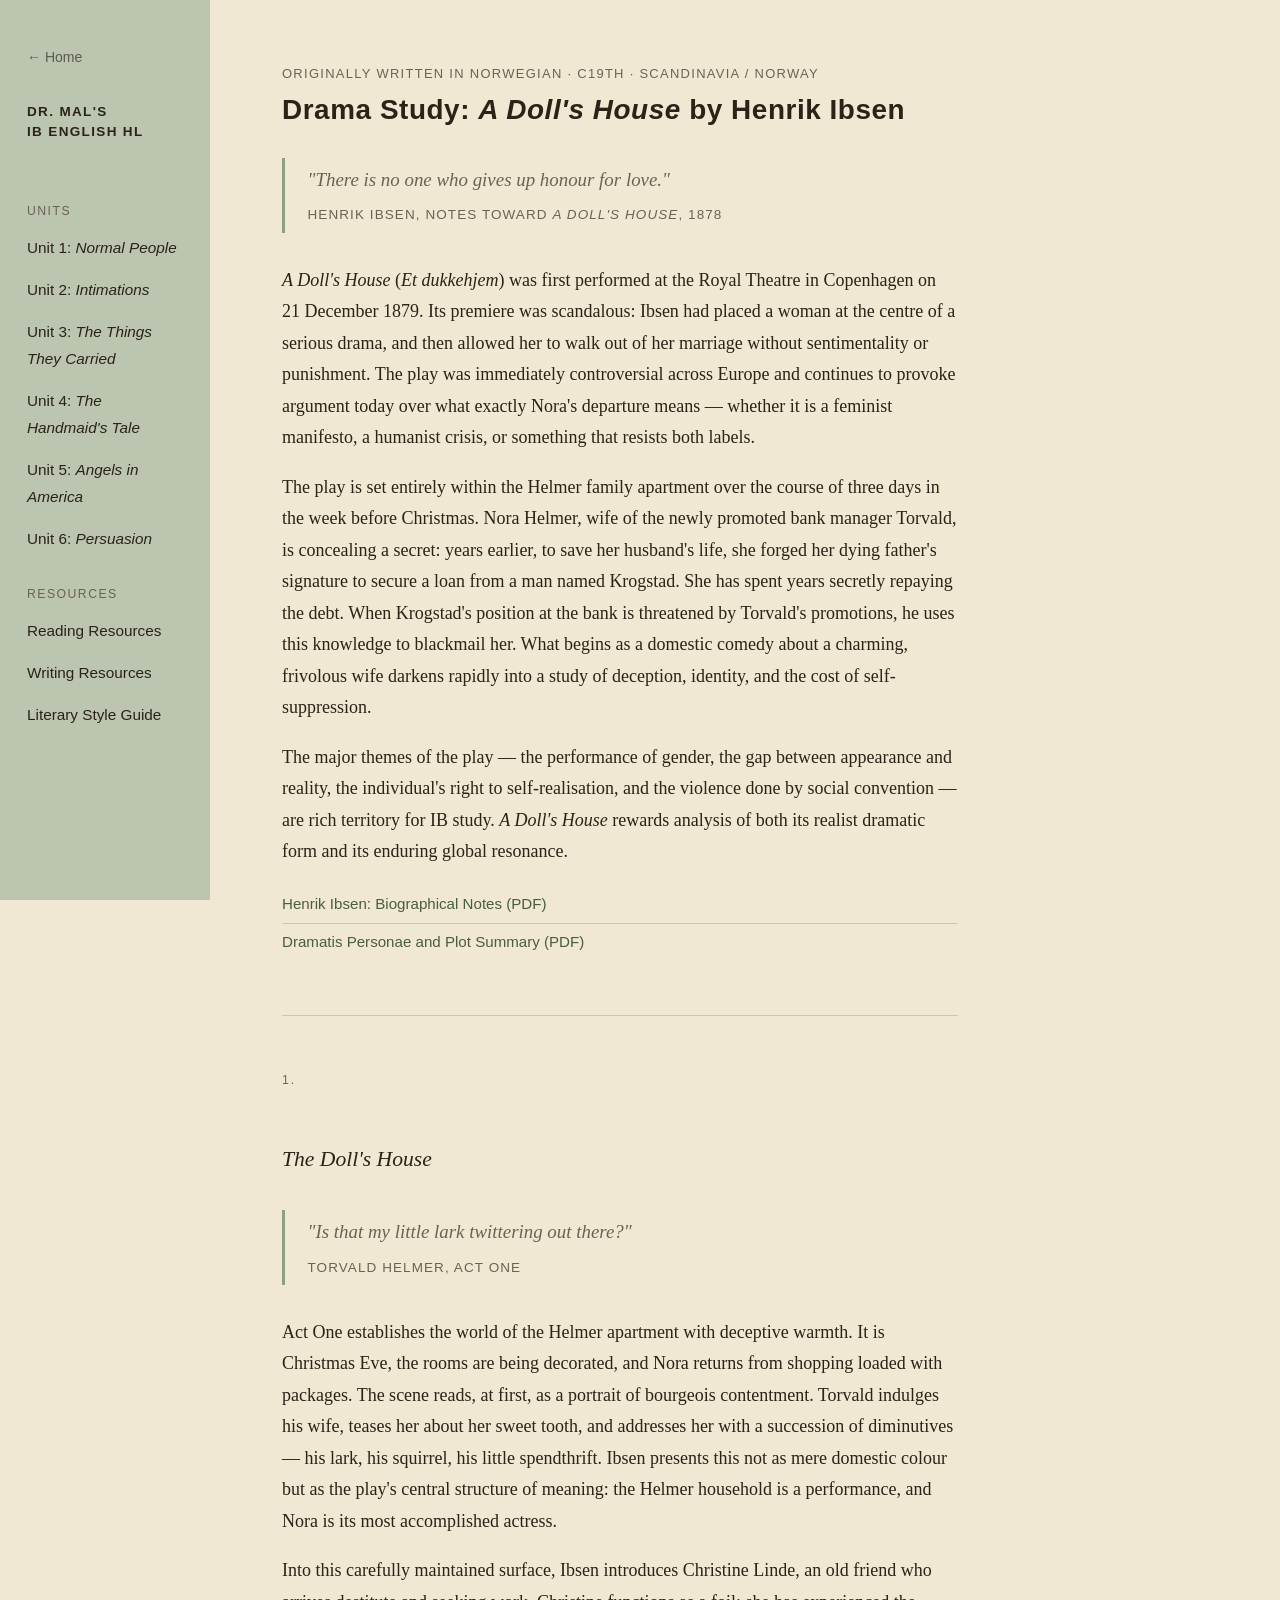
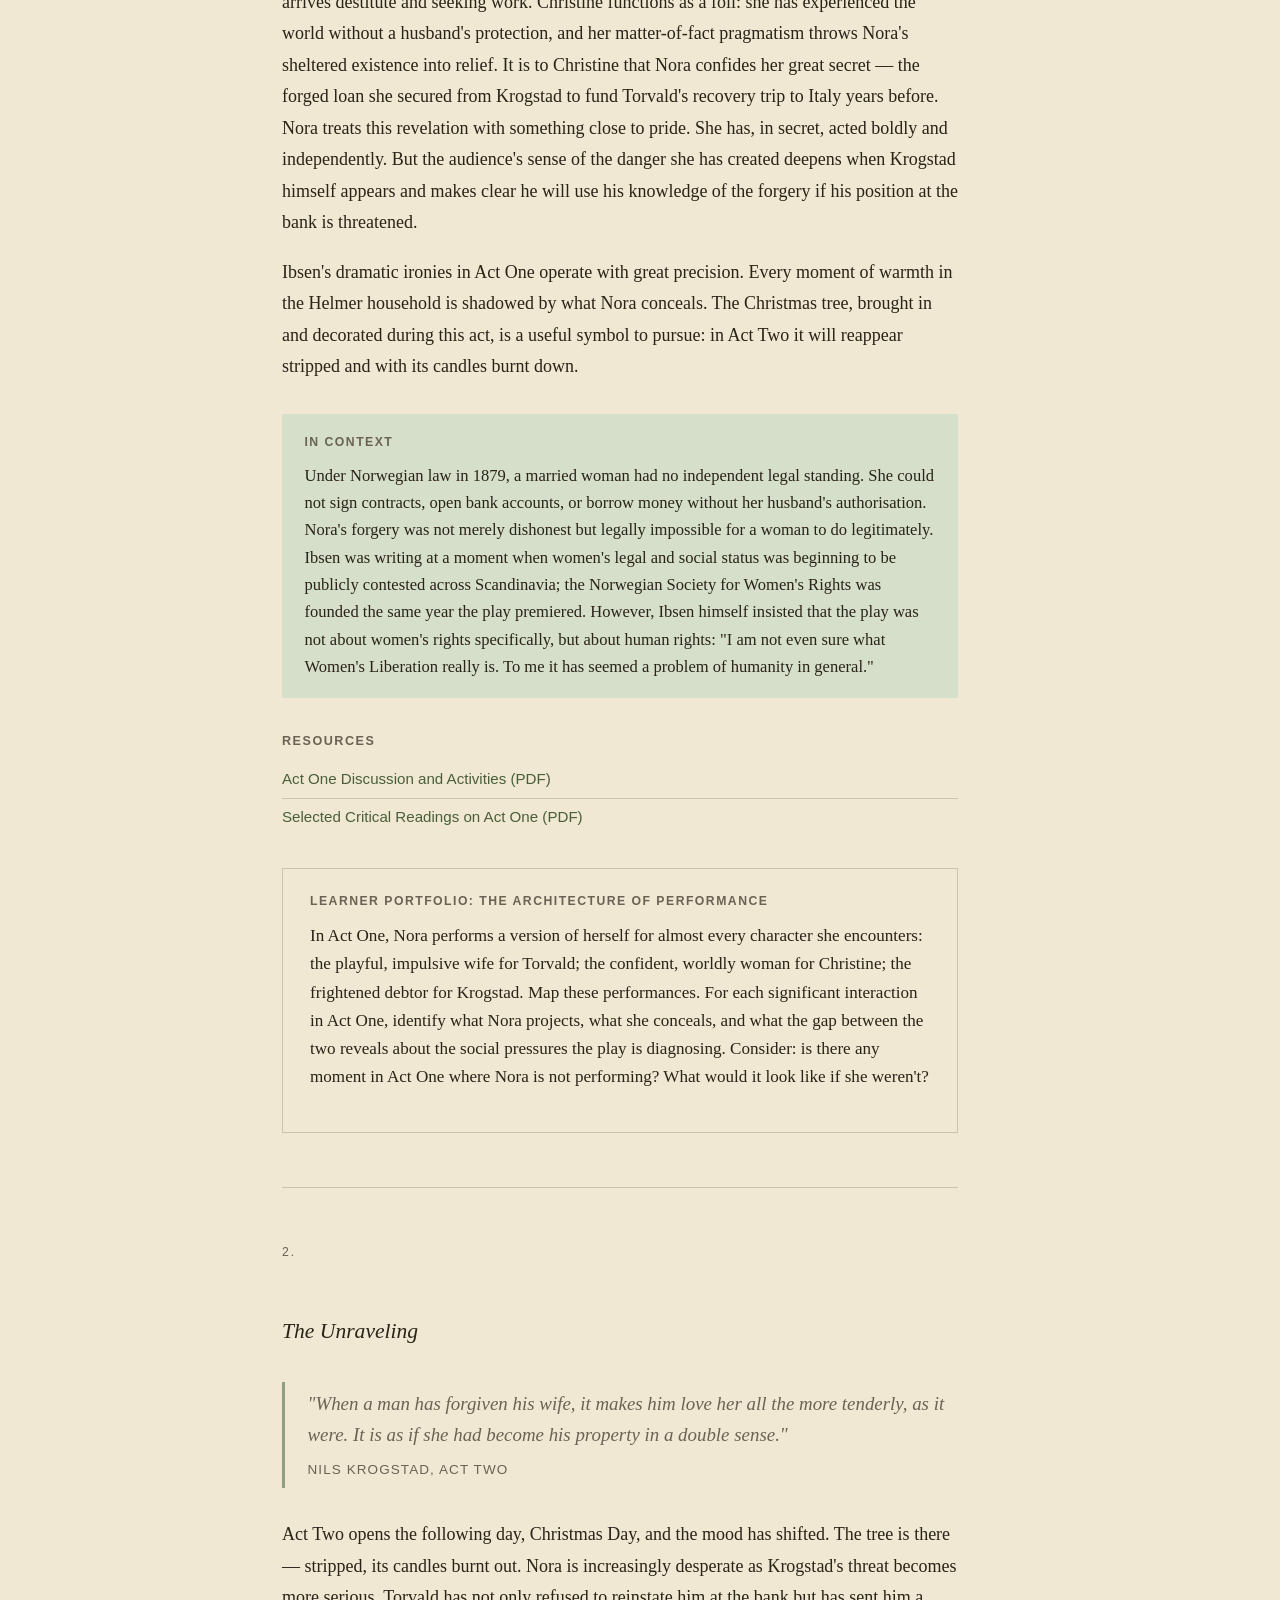
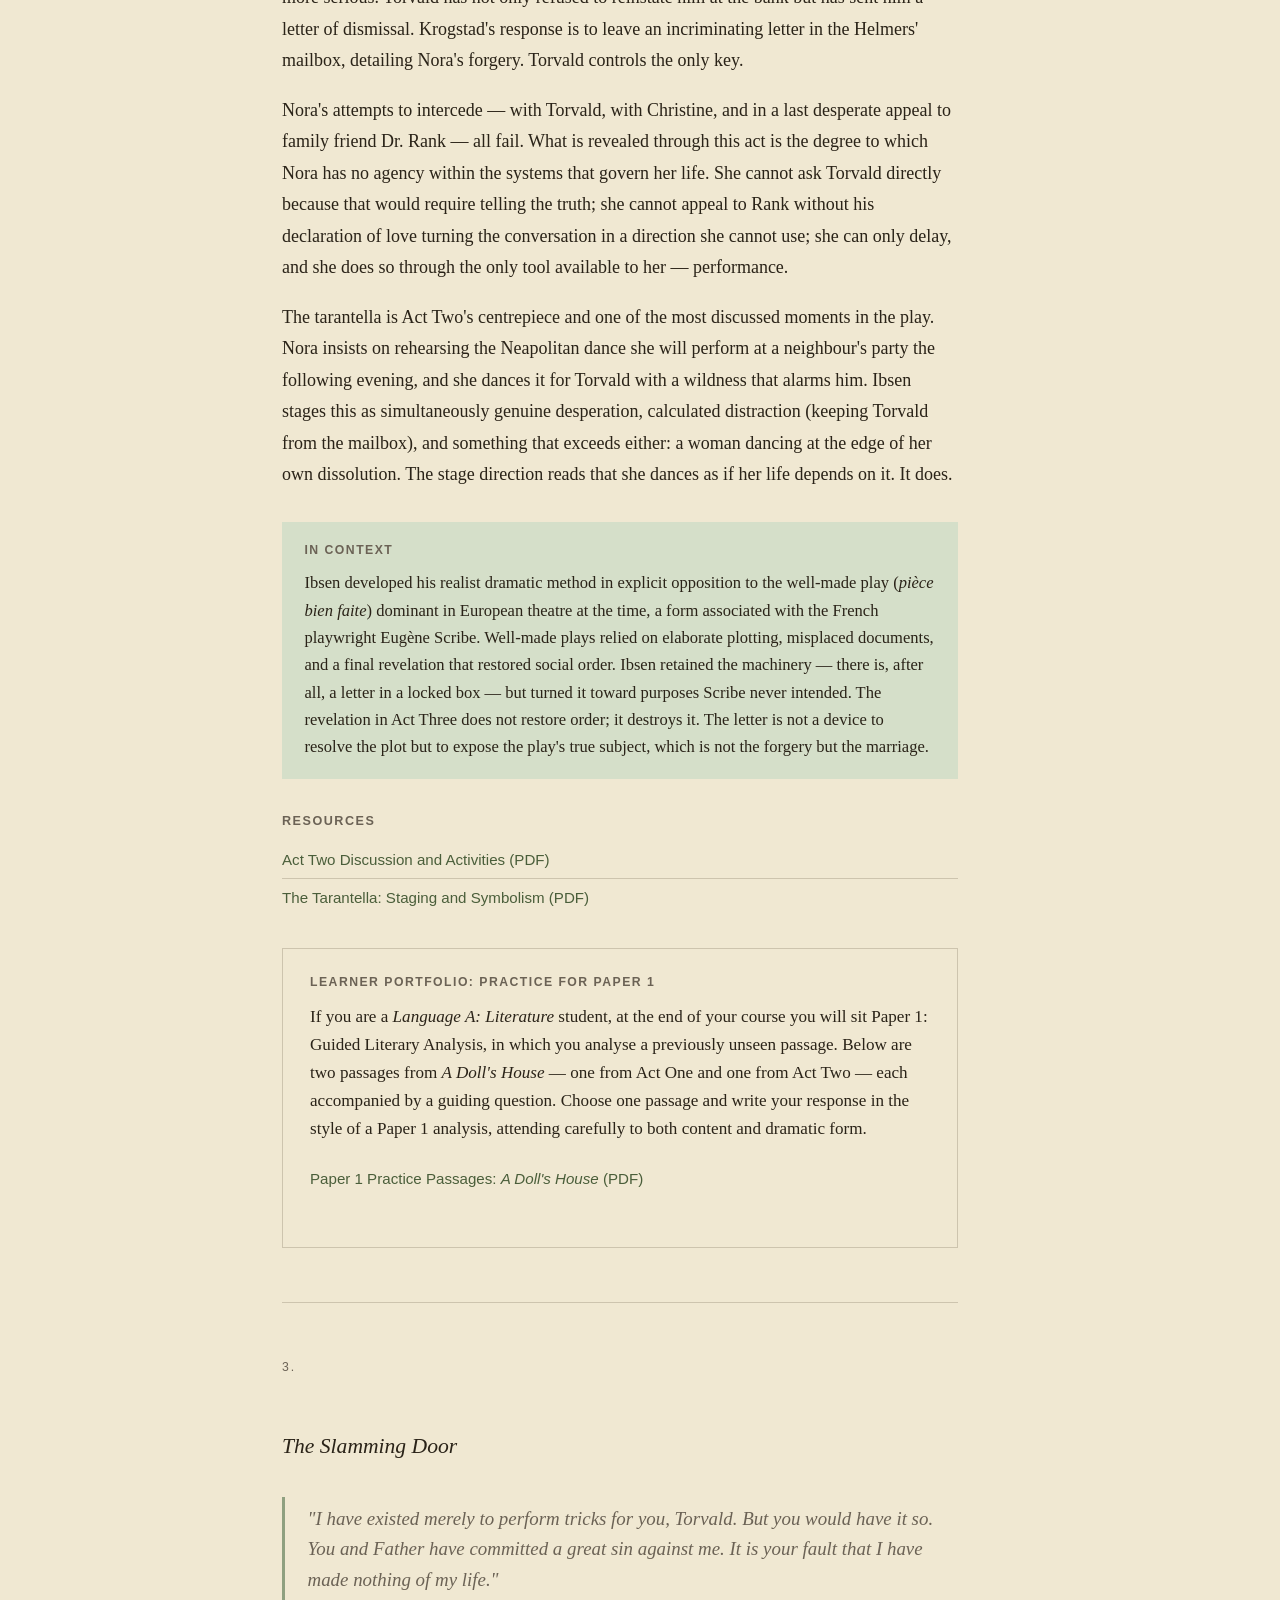
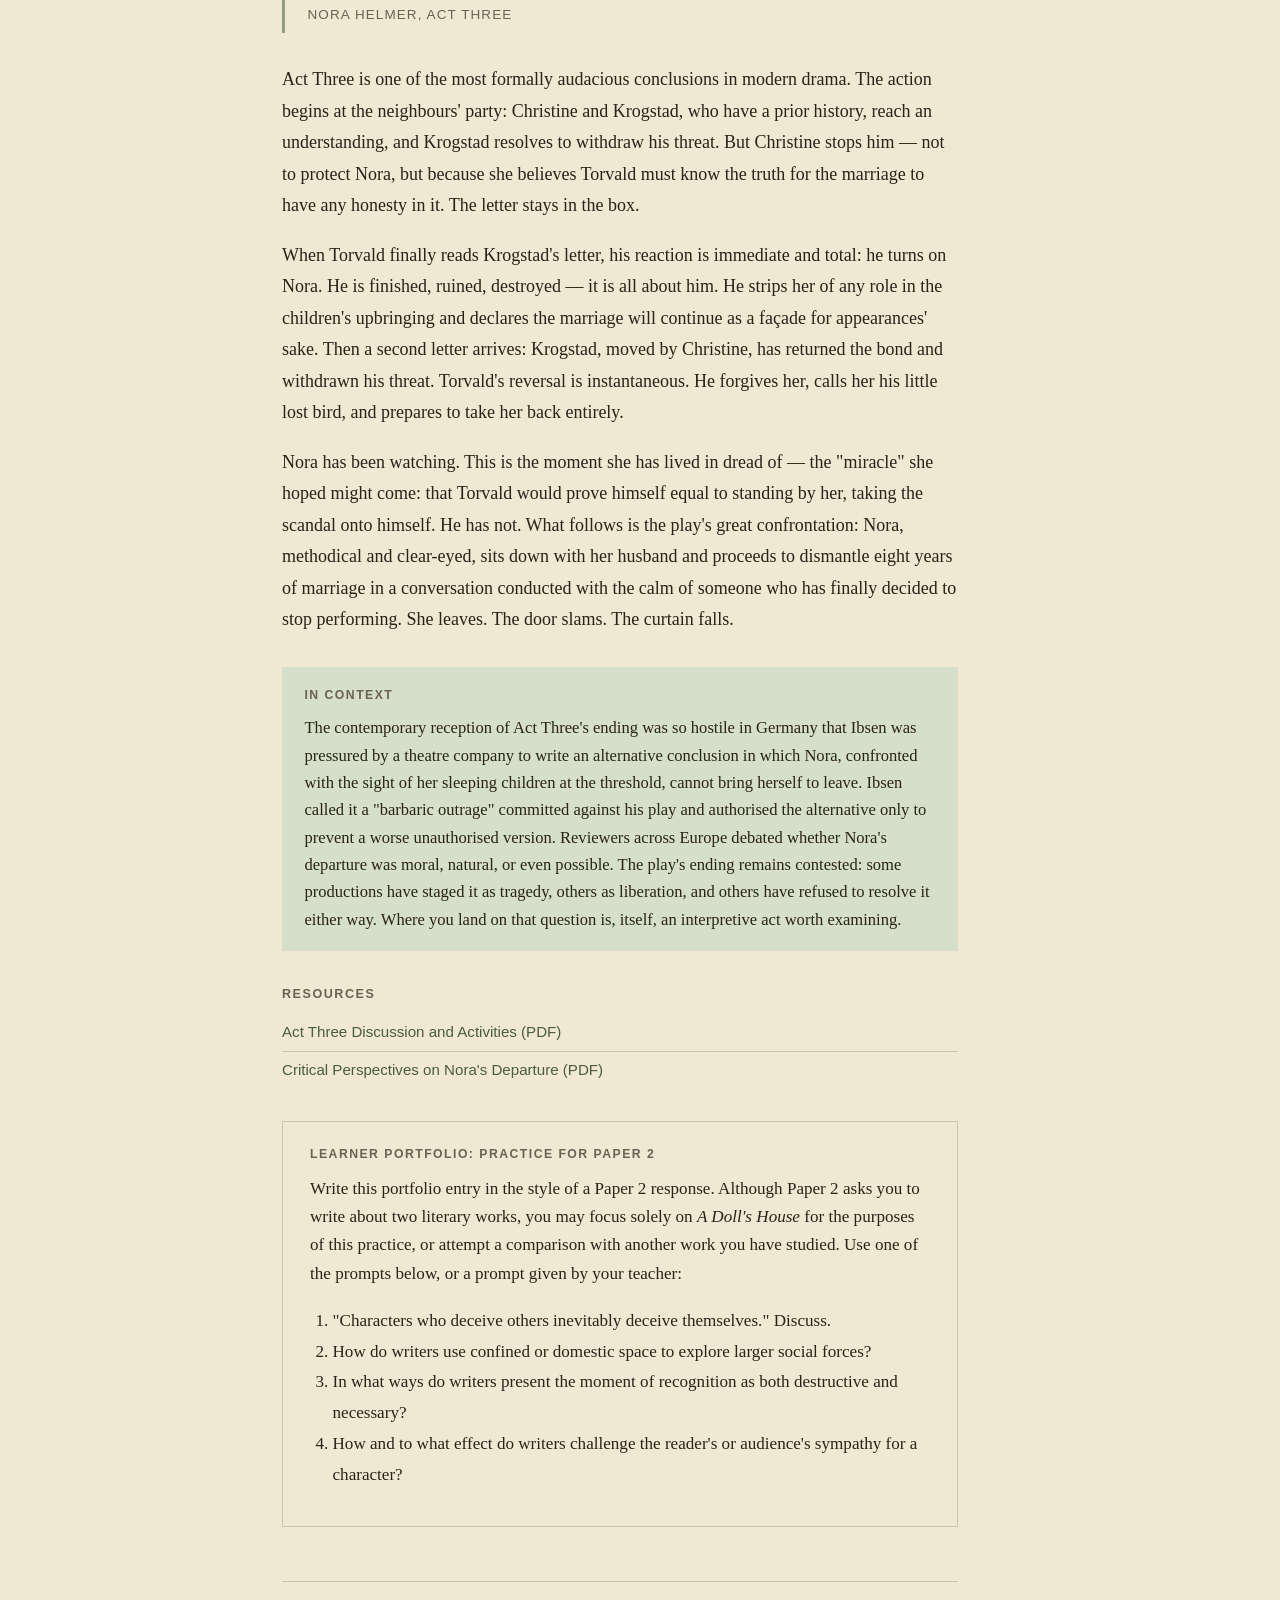
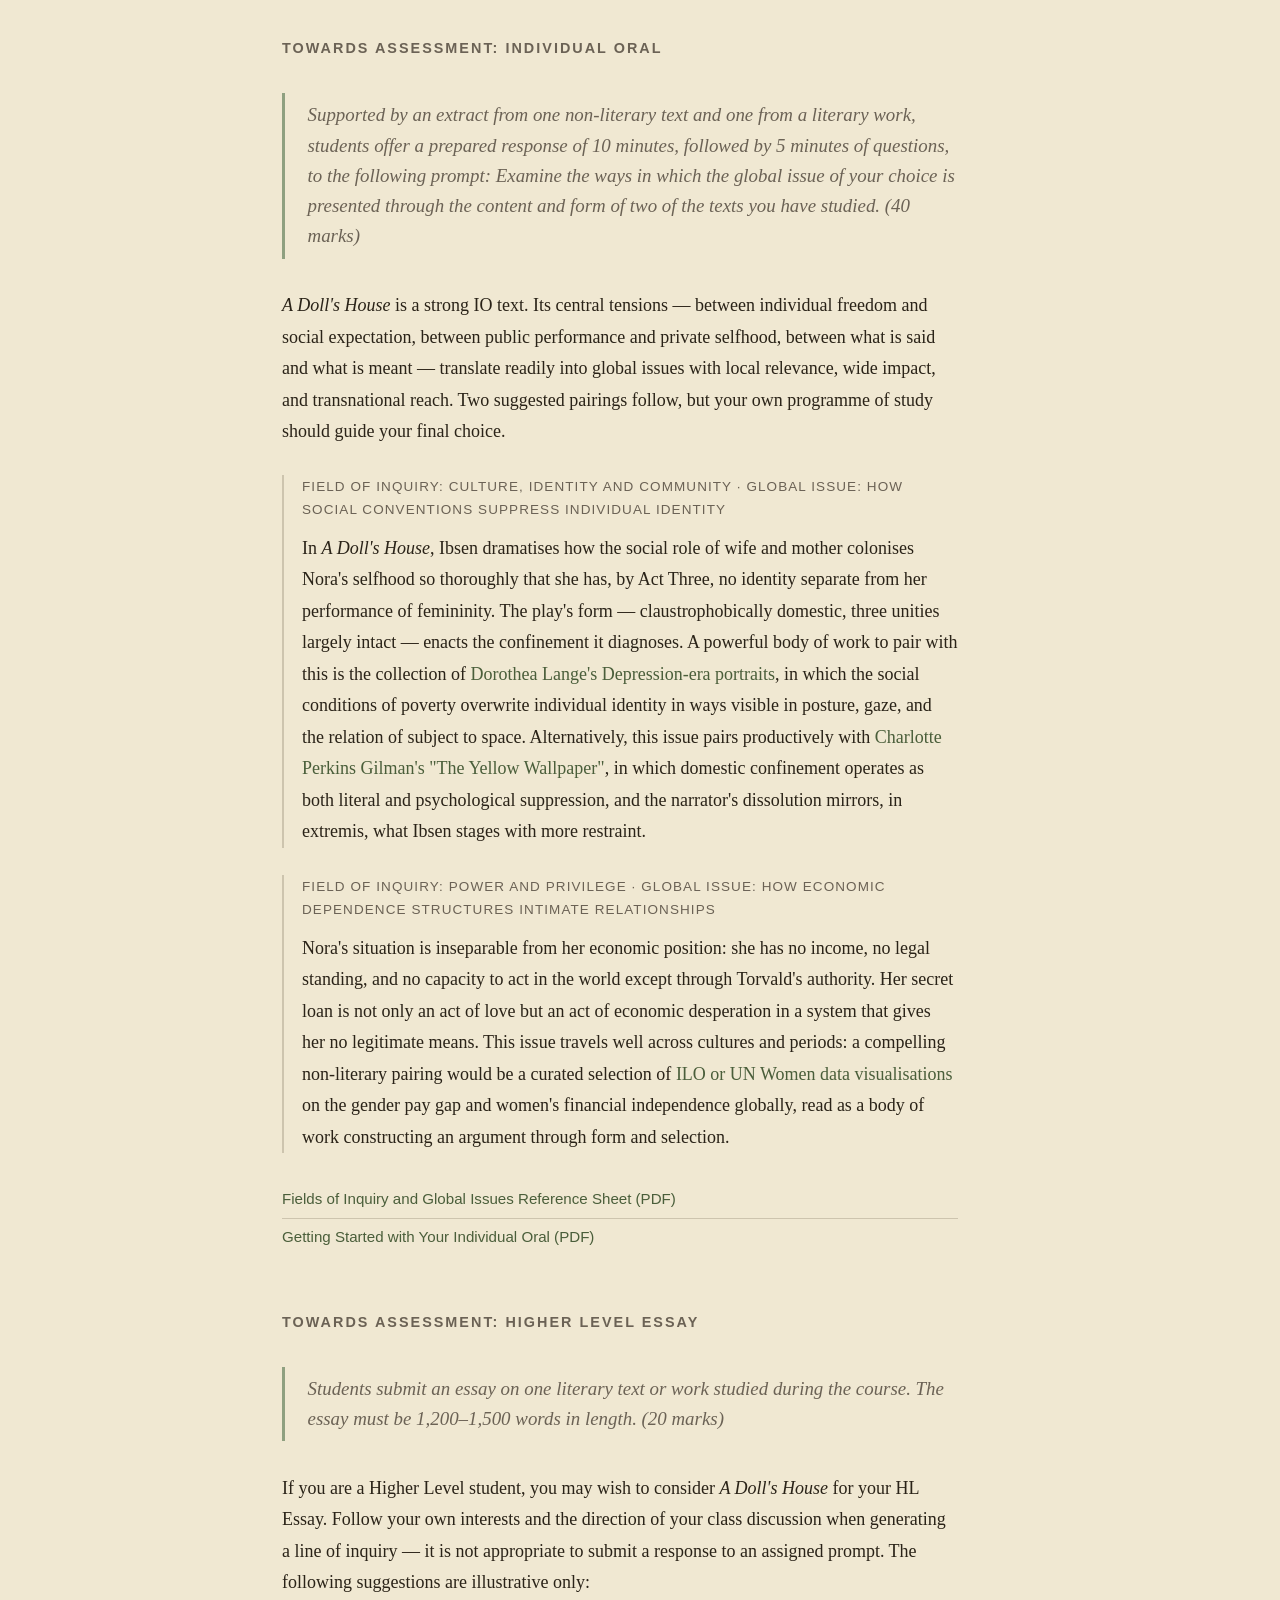
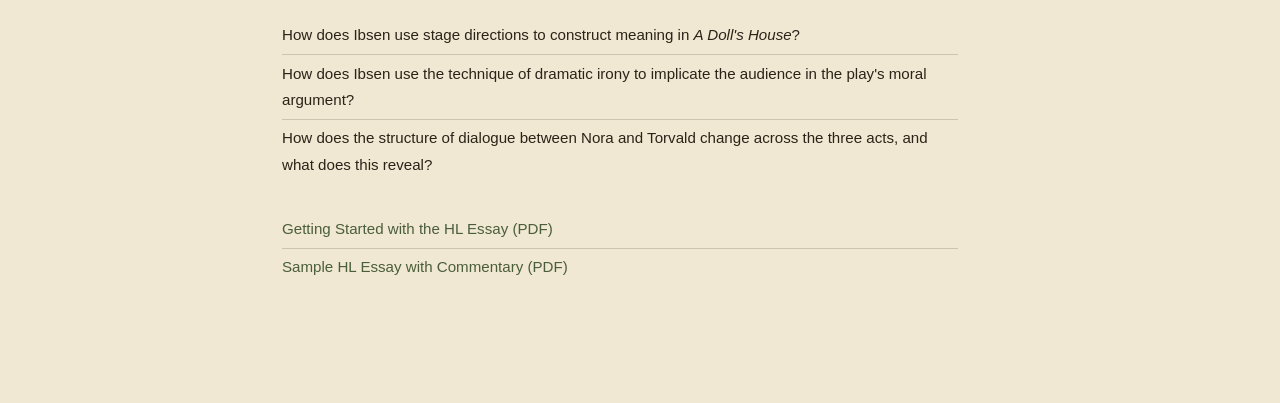
<file: english/2-Intimations_Smith.html>
<!DOCTYPE html>
<html lang="en">
<head>
  <meta charset="UTF-8">
  <meta name="viewport" content="width=device-width, initial-scale=1.0">
  <title>Drama Study: A Doll's House — [Your Name]</title>
  <link rel="stylesheet" href="../css/style.css">
</head>
<body>

 <aside class="sidebar">
  <a href="../index.html" class="back-link">← Home</a>
  <span class="sidebar-title">Dr. Mal's <br>IB English HL</span>
  <nav>
    <span class="nav-section-label">Units</span>
    <a href="1-Normal_People_Rooney.html">Unit 1: <em>Normal People</em></a>
    <a href="2-Intimations_Smith.html">Unit 2: <em>Intimations</em></a>
    <a href="3-Things_They_Carried_OBrien.html">Unit 3: <em>The Things They Carried</em></a>
    <a href="4-Handmaids_Tale_Atwood.html">Unit 4: <em>The Handmaid's Tale</em></a>
    <a href="5-Angels_in_America_Kushner.html">Unit 5: <em>Angels in America</em></a>
    <a href="6-Persuasion_Austen.html">Unit 6: <em>Persuasion</em></a>
    <span class="nav-section-label">Resources</span>
    <a href="reading-resources.html">Reading Resources</a>
    <a href="writing-resources.html">Writing Resources</a>
    <a href="style-guide.html">Literary Style Guide</a>
  </nav>
</aside>

  <main class="main">

    <p class="prl-meta">Originally written in Norwegian &middot; C19th &middot; Scandinavia / Norway</p>
    <h1>Drama Study: <em>A Doll's House</em> by Henrik Ibsen</h1>

    <blockquote>
      "There is no one who gives up honour for love."
      <cite>Henrik Ibsen, notes toward <em>A Doll's House</em>, 1878</cite>
    </blockquote>

    <p>
      <em>A Doll's House</em> (<em>Et dukkehjem</em>) was first performed at the Royal Theatre
      in Copenhagen on 21 December 1879. Its premiere was scandalous: Ibsen had placed
      a woman at the centre of a serious drama, and then allowed her to walk out of her
      marriage without sentimentality or punishment. The play was immediately controversial
      across Europe and continues to provoke argument today over what exactly Nora's
      departure means — whether it is a feminist manifesto, a humanist crisis, or something
      that resists both labels.
    </p>
    <p>
      The play is set entirely within the Helmer family apartment over the course of three
      days in the week before Christmas. Nora Helmer, wife of the newly promoted bank
      manager Torvald, is concealing a secret: years earlier, to save her husband's life,
      she forged her dying father's signature to secure a loan from a man named Krogstad.
      She has spent years secretly repaying the debt. When Krogstad's position at the bank
      is threatened by Torvald's promotions, he uses this knowledge to blackmail her.
      What begins as a domestic comedy about a charming, frivolous wife darkens rapidly
      into a study of deception, identity, and the cost of self-suppression.
    </p>
    <p>
      The major themes of the play — the performance of gender, the gap between appearance
      and reality, the individual's right to self-realisation, and the violence done by
      social convention — are rich territory for IB study. <em>A Doll's House</em> rewards
      analysis of both its realist dramatic form and its enduring global resonance.
    </p>

    <ul class="resource-list">
      <li><a href="#">Henrik Ibsen: Biographical Notes (PDF)</a></li>
      <li><a href="#">Dramatis Personae and Plot Summary (PDF)</a></li>
    </ul>

    <hr class="section-rule">


    <!-- ============================================================
         SECTION 1
         ============================================================ -->
    <span class="section-label">1.</span>
    <h3>The Doll's House</h3>

    <blockquote>
      "Is that my little lark twittering out there?"
      <cite>Torvald Helmer, Act One</cite>
    </blockquote>

    <p>
      Act One establishes the world of the Helmer apartment with deceptive warmth.
      It is Christmas Eve, the rooms are being decorated, and Nora returns from shopping
      loaded with packages. The scene reads, at first, as a portrait of bourgeois
      contentment. Torvald indulges his wife, teases her about her sweet tooth, and
      addresses her with a succession of diminutives — his lark, his squirrel,
      his little spendthrift. Ibsen presents this not as mere domestic colour but as
      the play's central structure of meaning: the Helmer household is a performance,
      and Nora is its most accomplished actress.
    </p>
    <p>
      Into this carefully maintained surface, Ibsen introduces Christine Linde, an old
      friend who arrives destitute and seeking work. Christine functions as a foil:
      she has experienced the world without a husband's protection, and her matter-of-fact
      pragmatism throws Nora's sheltered existence into relief. It is to Christine that
      Nora confides her great secret — the forged loan she secured from Krogstad to
      fund Torvald's recovery trip to Italy years before. Nora treats this revelation
      with something close to pride. She has, in secret, acted boldly and independently.
      But the audience's sense of the danger she has created deepens when Krogstad himself
      appears and makes clear he will use his knowledge of the forgery if his position at
      the bank is threatened.
    </p>
    <p>
      Ibsen's dramatic ironies in Act One operate with great precision. Every moment
      of warmth in the Helmer household is shadowed by what Nora conceals.
      The Christmas tree, brought in and decorated during this act, is a useful symbol
      to pursue: in Act Two it will reappear stripped and with its candles burnt down.
    </p>

    <div class="in-context">
      <span class="label">In Context</span>
      Under Norwegian law in 1879, a married woman had no independent legal standing.
      She could not sign contracts, open bank accounts, or borrow money without her
      husband's authorisation. Nora's forgery was not merely dishonest but legally
      impossible for a woman to do legitimately. Ibsen was writing at a moment when
      women's legal and social status was beginning to be publicly contested across
      Scandinavia; the Norwegian Society for Women's Rights was founded the same year
      the play premiered. However, Ibsen himself insisted that the play was not about
      women's rights specifically, but about human rights: "I am not even sure what
      Women's Liberation really is. To me it has seemed a problem of humanity in general."
    </div>

    <h4>Resources</h4>
    <ul class="resource-list">
      <li><a href="#">Act One Discussion and Activities (PDF)</a></li>
      <li><a href="#">Selected Critical Readings on Act One (PDF)</a></li>
    </ul>

    <div class="portfolio-task">
      <span class="label">Learner Portfolio: The Architecture of Performance</span>
      <p>
        In Act One, Nora performs a version of herself for almost every character she
        encounters: the playful, impulsive wife for Torvald; the confident, worldly
        woman for Christine; the frightened debtor for Krogstad. Map these performances.
        For each significant interaction in Act One, identify what Nora projects,
        what she conceals, and what the gap between the two reveals about the social
        pressures the play is diagnosing. Consider: is there any moment in Act One where
        Nora is not performing? What would it look like if she weren't?
      </p>
    </div>

    <hr class="section-rule">


    <!-- ============================================================
         SECTION 2
         ============================================================ -->
    <span class="section-label">2.</span>
    <h3>The Unraveling</h3>

    <blockquote>
      "When a man has forgiven his wife, it makes him love her all the more
      tenderly, as it were. It is as if she had become his property in a double sense."
      <cite>Nils Krogstad, Act Two</cite>
    </blockquote>

    <p>
      Act Two opens the following day, Christmas Day, and the mood has shifted.
      The tree is there — stripped, its candles burnt out. Nora is increasingly
      desperate as Krogstad's threat becomes more serious. Torvald has not only
      refused to reinstate him at the bank but has sent him a letter of dismissal.
      Krogstad's response is to leave an incriminating letter in the Helmers' mailbox,
      detailing Nora's forgery. Torvald controls the only key.
    </p>
    <p>
      Nora's attempts to intercede — with Torvald, with Christine, and in a last
      desperate appeal to family friend Dr. Rank — all fail. What is revealed through
      this act is the degree to which Nora has no agency within the systems that govern
      her life. She cannot ask Torvald directly because that would require telling the
      truth; she cannot appeal to Rank without his declaration of love turning the
      conversation in a direction she cannot use; she can only delay, and she does so
      through the only tool available to her — performance.
    </p>
    <p>
      The tarantella is Act Two's centrepiece and one of the most discussed moments
      in the play. Nora insists on rehearsing the Neapolitan dance she will perform at
      a neighbour's party the following evening, and she dances it for Torvald with a
      wildness that alarms him. Ibsen stages this as simultaneously genuine
      desperation, calculated distraction (keeping Torvald from the mailbox), and
      something that exceeds either: a woman dancing at the edge of her own dissolution.
      The stage direction reads that she dances as if her life depends on it. It does.
    </p>

    <div class="in-context">
      <span class="label">In Context</span>
      Ibsen developed his realist dramatic method in explicit opposition to the
      well-made play (<em>pièce bien faite</em>) dominant in European theatre at the time,
      a form associated with the French playwright Eugène Scribe. Well-made plays
      relied on elaborate plotting, misplaced documents, and a final revelation that
      restored social order. Ibsen retained the machinery — there is, after all,
      a letter in a locked box — but turned it toward purposes Scribe never intended.
      The revelation in Act Three does not restore order; it destroys it. The letter
      is not a device to resolve the plot but to expose the play's true subject,
      which is not the forgery but the marriage.
    </div>

    <h4>Resources</h4>
    <ul class="resource-list">
      <li><a href="#">Act Two Discussion and Activities (PDF)</a></li>
      <li><a href="#">The Tarantella: Staging and Symbolism (PDF)</a></li>
    </ul>

    <div class="portfolio-task">
      <span class="label">Learner Portfolio: Practice for Paper 1</span>
      <p>
        If you are a <em>Language A: Literature</em> student, at the end of your course
        you will sit Paper 1: Guided Literary Analysis, in which you analyse a previously
        unseen passage. Below are two passages from <em>A Doll's House</em> — one from
        Act One and one from Act Two — each accompanied by a guiding question.
        Choose one passage and write your response in the style of a Paper 1 analysis,
        attending carefully to both content and dramatic form.
      </p>
      <ul class="resource-list" style="margin-top: 0.75rem;">
        <li><a href="#">Paper 1 Practice Passages: <em>A Doll's House</em> (PDF)</a></li>
      </ul>
    </div>

    <hr class="section-rule">


    <!-- ============================================================
         SECTION 3
         ============================================================ -->
    <span class="section-label">3.</span>
    <h3>The Slamming Door</h3>

    <blockquote>
      "I have existed merely to perform tricks for you, Torvald. But you would
      have it so. You and Father have committed a great sin against me. It is
      your fault that I have made nothing of my life."
      <cite>Nora Helmer, Act Three</cite>
    </blockquote>

    <p>
      Act Three is one of the most formally audacious conclusions in modern drama.
      The action begins at the neighbours' party: Christine and Krogstad, who have
      a prior history, reach an understanding, and Krogstad resolves to withdraw
      his threat. But Christine stops him — not to protect Nora, but because she
      believes Torvald must know the truth for the marriage to have any honesty
      in it. The letter stays in the box.
    </p>
    <p>
      When Torvald finally reads Krogstad's letter, his reaction is immediate and
      total: he turns on Nora. He is finished, ruined, destroyed — it is all about
      him. He strips her of any role in the children's upbringing and declares the
      marriage will continue as a façade for appearances' sake. Then a second letter
      arrives: Krogstad, moved by Christine, has returned the bond and withdrawn his
      threat. Torvald's reversal is instantaneous. He forgives her, calls her his
      little lost bird, and prepares to take her back entirely.
    </p>
    <p>
      Nora has been watching. This is the moment she has lived in dread of —
      the "miracle" she hoped might come: that Torvald would prove himself equal to
      standing by her, taking the scandal onto himself. He has not. What follows is
      the play's great confrontation: Nora, methodical and clear-eyed, sits down
      with her husband and proceeds to dismantle eight years of marriage in
      a conversation conducted with the calm of someone who has finally decided
      to stop performing. She leaves. The door slams. The curtain falls.
    </p>

    <div class="in-context">
      <span class="label">In Context</span>
      The contemporary reception of Act Three's ending was so hostile in Germany that
      Ibsen was pressured by a theatre company to write an alternative conclusion in
      which Nora, confronted with the sight of her sleeping children at the threshold,
      cannot bring herself to leave. Ibsen called it a "barbaric outrage" committed
      against his play and authorised the alternative only to prevent a worse
      unauthorised version. Reviewers across Europe debated whether Nora's departure
      was moral, natural, or even possible. The play's ending remains contested:
      some productions have staged it as tragedy, others as liberation, and others
      have refused to resolve it either way. Where you land on that question is,
      itself, an interpretive act worth examining.
    </div>

    <h4>Resources</h4>
    <ul class="resource-list">
      <li><a href="#">Act Three Discussion and Activities (PDF)</a></li>
      <li><a href="#">Critical Perspectives on Nora's Departure (PDF)</a></li>
    </ul>

    <div class="portfolio-task">
      <span class="label">Learner Portfolio: Practice for Paper 2</span>
      <p>
        Write this portfolio entry in the style of a Paper 2 response.
        Although Paper 2 asks you to write about two literary works, you may focus
        solely on <em>A Doll's House</em> for the purposes of this practice, or attempt
        a comparison with another work you have studied. Use one of the prompts below,
        or a prompt given by your teacher:
      </p>
      <ol style="padding-left: 1.25rem; margin: 0.75rem 0; font-size: 0.95rem; line-height: 1.8;">
        <li>"Characters who deceive others inevitably deceive themselves." Discuss.</li>
        <li>How do writers use confined or domestic space to explore larger social forces?</li>
        <li>In what ways do writers present the moment of recognition as both destructive and necessary?</li>
        <li>How and to what effect do writers challenge the reader's or audience's sympathy for a character?</li>
      </ol>
    </div>

    <hr class="section-rule">


    <!-- ============================================================
         TOWARDS ASSESSMENT: IO
         ============================================================ -->
    <h2>Towards Assessment: Individual Oral</h2>

    <blockquote>
      Supported by an extract from one non-literary text and one from a literary work,
      students offer a prepared response of 10 minutes, followed by 5 minutes of
      questions, to the following prompt: <em>Examine the ways in which the global issue
      of your choice is presented through the content and form of two of the texts
      you have studied.</em> (40 marks)
    </blockquote>

    <p>
      <em>A Doll's House</em> is a strong IO text. Its central tensions — between
      individual freedom and social expectation, between public performance and private
      selfhood, between what is said and what is meant — translate readily into
      global issues with local relevance, wide impact, and transnational reach.
      Two suggested pairings follow, but your own programme of study should guide
      your final choice.
    </p>

    <div class="assessment-block">
      <p class="global-issue">Field of Inquiry: Culture, Identity and Community &middot; Global Issue: How social conventions suppress individual identity</p>
      <p>
        In <em>A Doll's House</em>, Ibsen dramatises how the social role of wife and mother
        colonises Nora's selfhood so thoroughly that she has, by Act Three, no identity
        separate from her performance of femininity. The play's form — claustrophobically
        domestic, three unities largely intact — enacts the confinement it diagnoses.
        A powerful body of work to pair with this is the collection of
        <a href="#">Dorothea Lange's Depression-era portraits</a>, in which the
        social conditions of poverty overwrite individual identity in ways visible in
        posture, gaze, and the relation of subject to space. Alternatively, this issue
        pairs productively with
        <a href="#">Charlotte Perkins Gilman's "The Yellow Wallpaper"</a>,
        in which domestic confinement operates as both literal and psychological
        suppression, and the narrator's dissolution mirrors, in extremis, what Ibsen
        stages with more restraint.
      </p>
    </div>

    <div class="assessment-block">
      <p class="global-issue">Field of Inquiry: Power and Privilege &middot; Global Issue: How economic dependence structures intimate relationships</p>
      <p>
        Nora's situation is inseparable from her economic position: she has no income,
        no legal standing, and no capacity to act in the world except through Torvald's
        authority. Her secret loan is not only an act of love but an act of economic
        desperation in a system that gives her no legitimate means. This issue travels
        well across cultures and periods: a compelling non-literary pairing would be
        a curated selection of <a href="#">ILO or UN Women data visualisations</a>
        on the gender pay gap and women's financial independence globally,
        read as a body of work constructing an argument through form and selection.
      </p>
    </div>

    <ul class="resource-list">
      <li><a href="#">Fields of Inquiry and Global Issues Reference Sheet (PDF)</a></li>
      <li><a href="#">Getting Started with Your Individual Oral (PDF)</a></li>
    </ul>


    <!-- ============================================================
         TOWARDS ASSESSMENT: HL ESSAY
         ============================================================ -->
    <h2>Towards Assessment: Higher Level Essay</h2>

    <blockquote>
      Students submit an essay on one literary text or work studied during the course.
      The essay must be 1,200–1,500 words in length. (20 marks)
    </blockquote>

    <p>
      If you are a Higher Level student, you may wish to consider <em>A Doll's House</em>
      for your HL Essay. Follow your own interests and the direction of your class
      discussion when generating a line of inquiry — it is not appropriate to submit
      a response to an assigned prompt. The following suggestions are illustrative only:
    </p>

    <ul class="resource-list">
      <li>How does Ibsen use stage directions to construct meaning in <em>A Doll's House</em>?</li>
      <li>How does Ibsen use the technique of dramatic irony to implicate the audience in the play's moral argument?</li>
      <li>How does the structure of dialogue between Nora and Torvald change across the three acts, and what does this reveal?</li>
    </ul>

    <ul class="resource-list" style="margin-top: 1rem;">
      <li><a href="#">Getting Started with the HL Essay (PDF)</a></li>
      <li><a href="#">Sample HL Essay with Commentary (PDF)</a></li>
    </ul>

  </main>

</body>
</html>
</file>
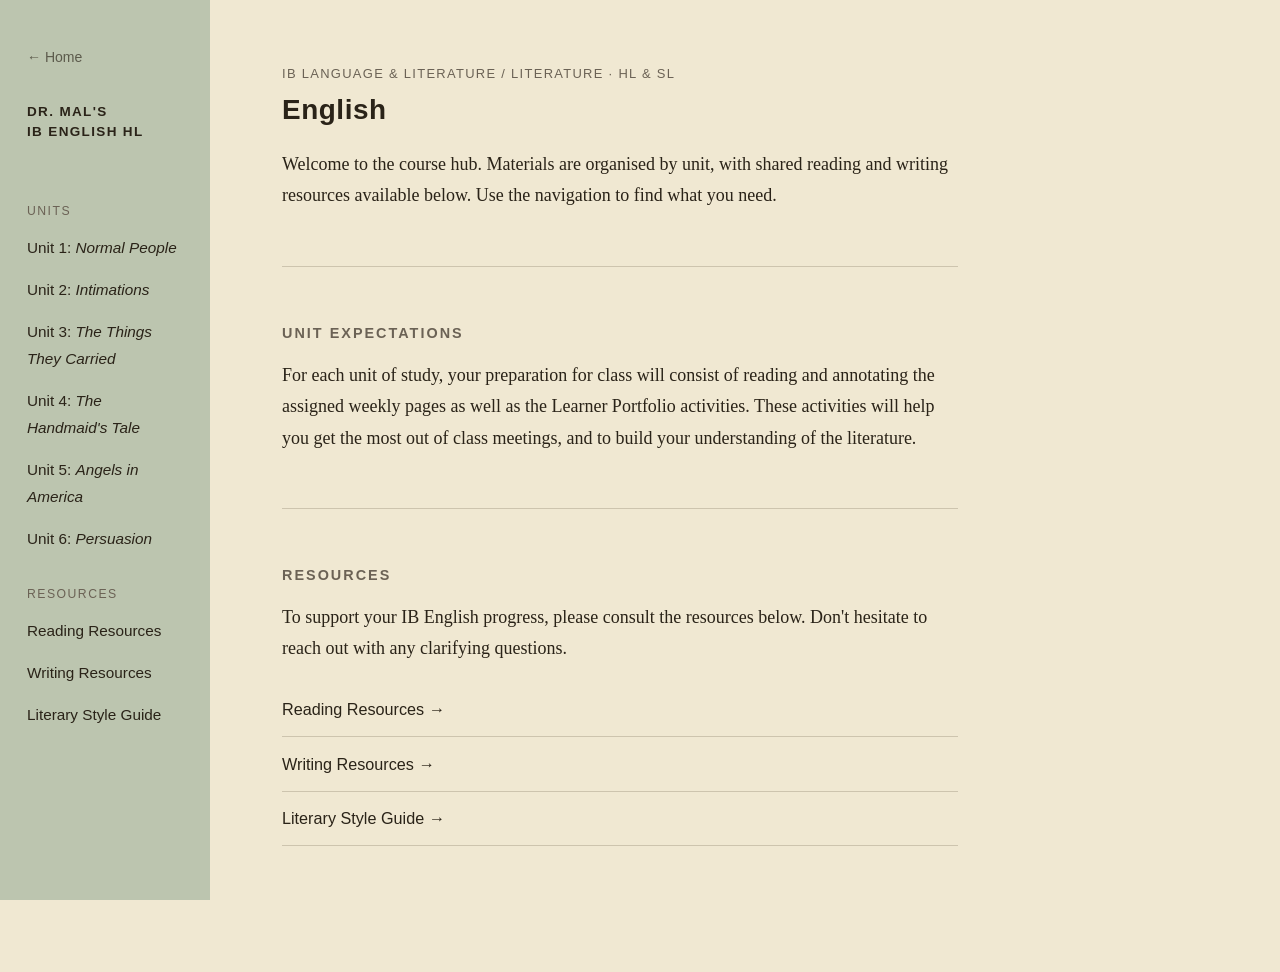
<file: english/english-index.html>
<!DOCTYPE html>
<html lang="en">
<head>
  <meta charset="UTF-8">
  <meta name="viewport" content="width=device-width, initial-scale=1.0">
  <title>English — [Your Name]</title>
  <link rel="stylesheet" href="../css/style.css">
</head>
<body>

  <aside class="sidebar">
  <a href="../index.html" class="back-link">← Home</a>
  <span class="sidebar-title">Dr. Mal's <br>IB English HL</span>
  <nav>
    <span class="nav-section-label">Units</span>
    <a href="1-Normal_People_Rooney.html">Unit 1: <em>Normal People</em></a>
    <a href="2-Intimations_Smith.html">Unit 2: <em>Intimations</em></a>
    <a href="3-Things_They_Carried_OBrien.html">Unit 3: <em>The Things They Carried</em></a>
    <a href="4-Handmaids_Tale_Atwood.html">Unit 4: <em>The Handmaid's Tale</em></a>
    <a href="5-Angels_in_America_Kushner.html">Unit 5: <em>Angels in America</em></a>
    <a href="6-Persuasion_Austen.html">Unit 6: <em>Persuasion</em></a>
    <span class="nav-section-label">Resources</span>
    <a href="reading-resources.html">Reading Resources</a>
    <a href="writing-resources.html">Writing Resources</a>
    <a href="style-guide.html">Literary Style Guide</a>
  </nav>
</aside>

  <main class="main">
    <p class="prl-meta">IB Language &amp; Literature / Literature · HL &amp; SL</p>
    <h1>English</h1>
    <p>
      Welcome to the course hub. Materials are organised by unit, with shared
      reading and writing resources available below. Use the navigation to find
      what you need.
    </p>

    <hr class="section-rule">

    <h2>Unit Expectations</h2>
     <p>
      For each unit of study, your preparation for class will consist of reading and annotating the assigned 
      weekly pages as well as the Learner Portfolio activities. These activities will help you get the most out of 
      class meetings, and to build your understanding of the literature. 
    </p>
    <hr class="section-rule">

    <h2>Resources</h2>
 <p>
      To support your IB English progress, please consult the resources below. Don't hesitate to reach out 
      with any clarifying questions.  
    </p>

    <ul class="unit-list">
      <li><a href="reading-resources.html">Reading Resources →</a></li>
      <li><a href="writing-resources.html">Writing Resources →</a></li>
      <li><a href="style-guide.html">Literary Style Guide →</a></li>
    </ul>
  </main>

</body>
</html>
</file>
<file: css/style.css>
/* ============================================================
   Root variables
   ============================================================ */
:root {
  --bg:           #f0e8d2;
  --sidebar-bg:   #bcc5af;
  --text:         #2a2318;
  --muted:        #6b6255;
  --link:         #4a5e3a;
  --link-hover:   #1e3320;
  --accent:       #8fa080;
  --aside-bg:     #d5dfc9;
  --scrap-col:    #e2d9c2;
  --border:       #cdc4ae;
}

/* ============================================================
   Reset
   ============================================================ */
*, *::before, *::after {
  box-sizing: border-box;
  margin: 0;
  padding: 0;
}

html {
  font-size: 18px;
  scroll-behavior: smooth;
}

/* ============================================================
   Page layout
   ============================================================ */
body {
  display: flex;
  min-height: 100vh;
  background-color: var(--bg);
  color: var(--text);
  font-family: Baskerville, "Baskerville Old Face", "Libre Baskerville",
               Garamond, "Times New Roman", serif;
  line-height: 1.75;
}

/* ============================================================
   Sidebar
   ============================================================ */
.sidebar {
  width: 210px;
  flex-shrink: 0;
  background-color: var(--sidebar-bg);
  padding: 2.5rem 1.5rem;
  position: sticky;
  top: 0;
  height: 100vh;
  overflow-y: auto;
  display: flex;
  flex-direction: column;
}

.sidebar-title {
  font-family: "Gill Sans", "Gill Sans MT", Calibri, "Trebuchet MS", sans-serif;
  font-size: 0.75rem;
  font-weight: 600;
  letter-spacing: 0.1em;
  text-transform: uppercase;
  color: var(--text);
  line-height: 1.5;
  margin-bottom: 2rem;
}

.sidebar nav {
  display: flex;
  flex-direction: column;
}

.sidebar nav a {
  font-family: "Gill Sans", "Gill Sans MT", Calibri, "Trebuchet MS", sans-serif;
  font-size: 0.85rem;
  color: var(--text);
  text-decoration: none;
  padding: 0.4rem 0;
  border-bottom: 1px solid transparent;
  transition: border-color 0.15s;
}

.sidebar nav a:hover {
  border-bottom-color: var(--text);
}

.sidebar nav a.active {
  font-weight: 700;
}

.back-link {
  font-family: "Gill Sans", "Gill Sans MT", Calibri, "Trebuchet MS", sans-serif;
  font-size: 0.78rem;
  color: var(--text);
  text-decoration: none;
  opacity: 0.65;
  display: inline-block;
  margin-bottom: 1.75rem;
  transition: opacity 0.15s;
}

.back-link:hover {
  opacity: 1;
}

.nav-section-label {
  font-family: "Gill Sans", "Gill Sans MT", Calibri, "Trebuchet MS", sans-serif;
  font-size: 0.68rem;
  letter-spacing: 0.12em;
  text-transform: uppercase;
  color: var(--muted);
  margin: 1.25rem 0 0.3rem;
  display: block;
}

/* ============================================================
   Main content
   ============================================================ */
.main {
  flex: 1;
  padding: 3.5rem 4rem 5rem;
  max-width: 820px;
}

/* ============================================================
   Typography
   ============================================================ */
h1 {
  font-family: "Gill Sans", "Gill Sans MT", Calibri, "Trebuchet MS", sans-serif;
  font-size: 1.55rem;
  font-weight: 600;
  letter-spacing: 0.02em;
  line-height: 1.2;
  margin-bottom: 1.25rem;
}

h2 {
  font-family: "Gill Sans", "Gill Sans MT", Calibri, "Trebuchet MS", sans-serif;
  font-size: 0.8rem;
  font-weight: 700;
  letter-spacing: 0.14em;
  text-transform: uppercase;
  color: var(--muted);
  margin: 3rem 0 0.75rem;
}

h3 {
  font-family: Baskerville, "Baskerville Old Face", Garamond, serif;
  font-size: 1.2rem;
  font-weight: normal;
  font-style: italic;
  margin: 2.75rem 0 0.75rem;
}

h4 {
  font-family: "Gill Sans", "Gill Sans MT", Calibri, "Trebuchet MS", sans-serif;
  font-size: 0.7rem;
  font-weight: 700;
  letter-spacing: 0.12em;
  text-transform: uppercase;
  color: var(--muted);
  margin: 1.75rem 0 0.4rem;
}

p {
  margin-bottom: 1rem;
}

a {
  color: var(--link);
  text-decoration: none;
  border-bottom: 1px solid transparent;
  transition: border-color 0.15s;
}

a:hover {
  border-bottom-color: var(--link);
}

em {
  font-style: italic;
}

strong {
  font-weight: bold;
}

/* ============================================================
   Block elements
   ============================================================ */
blockquote {
  border-left: 3px solid var(--accent);
  padding: 0.4rem 0 0.4rem 1.25rem;
  margin: 1.75rem 0;
  font-style: italic;
  color: var(--muted);
  font-size: 1.05rem;
  line-height: 1.6;
}

blockquote cite {
  display: block;
  font-style: normal;
  font-size: 0.75rem;
  margin-top: 0.5rem;
  font-family: "Gill Sans", "Gill Sans MT", Calibri, sans-serif;
  letter-spacing: 0.08em;
  text-transform: uppercase;
}

.prl-meta {
  font-family: "Gill Sans", "Gill Sans MT", Calibri, "Trebuchet MS", sans-serif;
  font-size: 0.72rem;
  letter-spacing: 0.1em;
  text-transform: uppercase;
  color: var(--muted);
  margin-bottom: 0.4rem;
}

.section-rule {
  border: none;
  border-top: 1px solid var(--border);
  margin: 3rem 0;
}

.section-label {
  font-family: "Gill Sans", "Gill Sans MT", Calibri, "Trebuchet MS", sans-serif;
  font-size: 0.68rem;
  letter-spacing: 0.15em;
  text-transform: uppercase;
  color: var(--muted);
  display: block;
  margin-bottom: 0.15rem;
}

/* ============================================================
   Drama study components
   ============================================================ */

/* "In Context" aside box */
.in-context {
  background-color: var(--aside-bg);
  padding: 1rem 1.25rem;
  margin: 1.75rem 0;
  font-size: 0.92rem;
  line-height: 1.65;
}

.in-context .label {
  font-family: "Gill Sans", "Gill Sans MT", Calibri, sans-serif;
  font-size: 0.68rem;
  letter-spacing: 0.12em;
  text-transform: uppercase;
  font-weight: 700;
  color: var(--muted);
  display: block;
  margin-bottom: 0.5rem;
}

/* Learner Portfolio task */
.portfolio-task {
  border: 1px solid var(--border);
  padding: 1.25rem 1.5rem;
  margin: 1.75rem 0;
  font-size: 0.95rem;
  line-height: 1.65;
}

.portfolio-task .label {
  font-family: "Gill Sans", "Gill Sans MT", Calibri, sans-serif;
  font-size: 0.68rem;
  letter-spacing: 0.12em;
  text-transform: uppercase;
  font-weight: 700;
  color: var(--muted);
  display: block;
  margin-bottom: 0.6rem;
}

/* Resource link lists */
.resource-list {
  list-style: none;
  padding: 0;
  margin: 0.5rem 0 1.5rem;
}

.resource-list li {
  font-family: "Gill Sans", "Gill Sans MT", Calibri, "Trebuchet MS", sans-serif;
  font-size: 0.84rem;
  padding: 0.3rem 0;
  border-bottom: 1px solid var(--border);
}

.resource-list li:last-child {
  border-bottom: none;
}

/* Assessment rationale block */
.assessment-block {
  margin: 1.5rem 0;
  padding-left: 1rem;
  border-left: 2px solid var(--border);
}

.assessment-block .global-issue {
  font-family: "Gill Sans", "Gill Sans MT", Calibri, sans-serif;
  font-size: 0.75rem;
  letter-spacing: 0.08em;
  text-transform: uppercase;
  color: var(--muted);
  margin-bottom: 0.6rem;
}

/* ============================================================
   English class hub — unit list
   ============================================================ */
.unit-list {
  list-style: none;
  padding: 0;
  margin: 0.5rem 0 2rem;
}

.unit-list li {
  border-bottom: 1px solid var(--border);
}

.unit-list li a {
  display: block;
  padding: 0.7rem 0;
  font-family: "Gill Sans", "Gill Sans MT", Calibri, "Trebuchet MS", sans-serif;
  font-size: 0.9rem;
  color: var(--text);
  border-bottom: none;
}

.unit-list li a:hover {
  color: var(--link);
}

/* ============================================================
   Scrapbook
   ============================================================ */
.main.scrapbook-main {
  padding: 0;
  max-width: none;
  display: flex;
  justify-content: center;
  align-items: flex-start;
}

.scrapbook-col {
  width: 100%;
  max-width: 580px;
  background-color: var(--scrap-col);
  padding: 3.5rem 2.5rem;
  min-height: 100vh;
}

.scrapbook-entry {
  margin-bottom: 3rem;
  padding-bottom: 3rem;
  border-bottom: 1px solid var(--border);
}

.scrapbook-entry:last-child {
  border-bottom: none;
  margin-bottom: 0;
  padding-bottom: 0;
}

.scrapbook-entry img {
  width: 100%;
  height: auto;
  display: block;
  margin-bottom: 0.75rem;
}

.scrapbook-entry .video-wrap {
  position: relative;
  padding-bottom: 56.25%;
  height: 0;
  overflow: hidden;
  margin-bottom: 0.75rem;
}

.scrapbook-entry .video-wrap iframe {
  position: absolute;
  top: 0; left: 0;
  width: 100%;
  height: 100%;
}

.entry-date {
  font-family: "Gill Sans", "Gill Sans MT", Calibri, "Trebuchet MS", sans-serif;
  font-size: 0.7rem;
  letter-spacing: 0.1em;
  text-transform: uppercase;
  color: var(--muted);
  display: block;
  margin-bottom: 0.6rem;
}

.caption {
  font-size: 0.85rem;
  color: var(--muted);
  font-style: italic;
  line-height: 1.5;
}

/* ============================================================
   Responsive
   ============================================================ */
@media (max-width: 660px) {
  body {
    flex-direction: column;
  }
  .sidebar {
    width: 100%;
    height: auto;
    position: static;
    padding: 1.5rem;
  }
  .main {
    padding: 2rem 1.5rem;
  }
}
</file>
